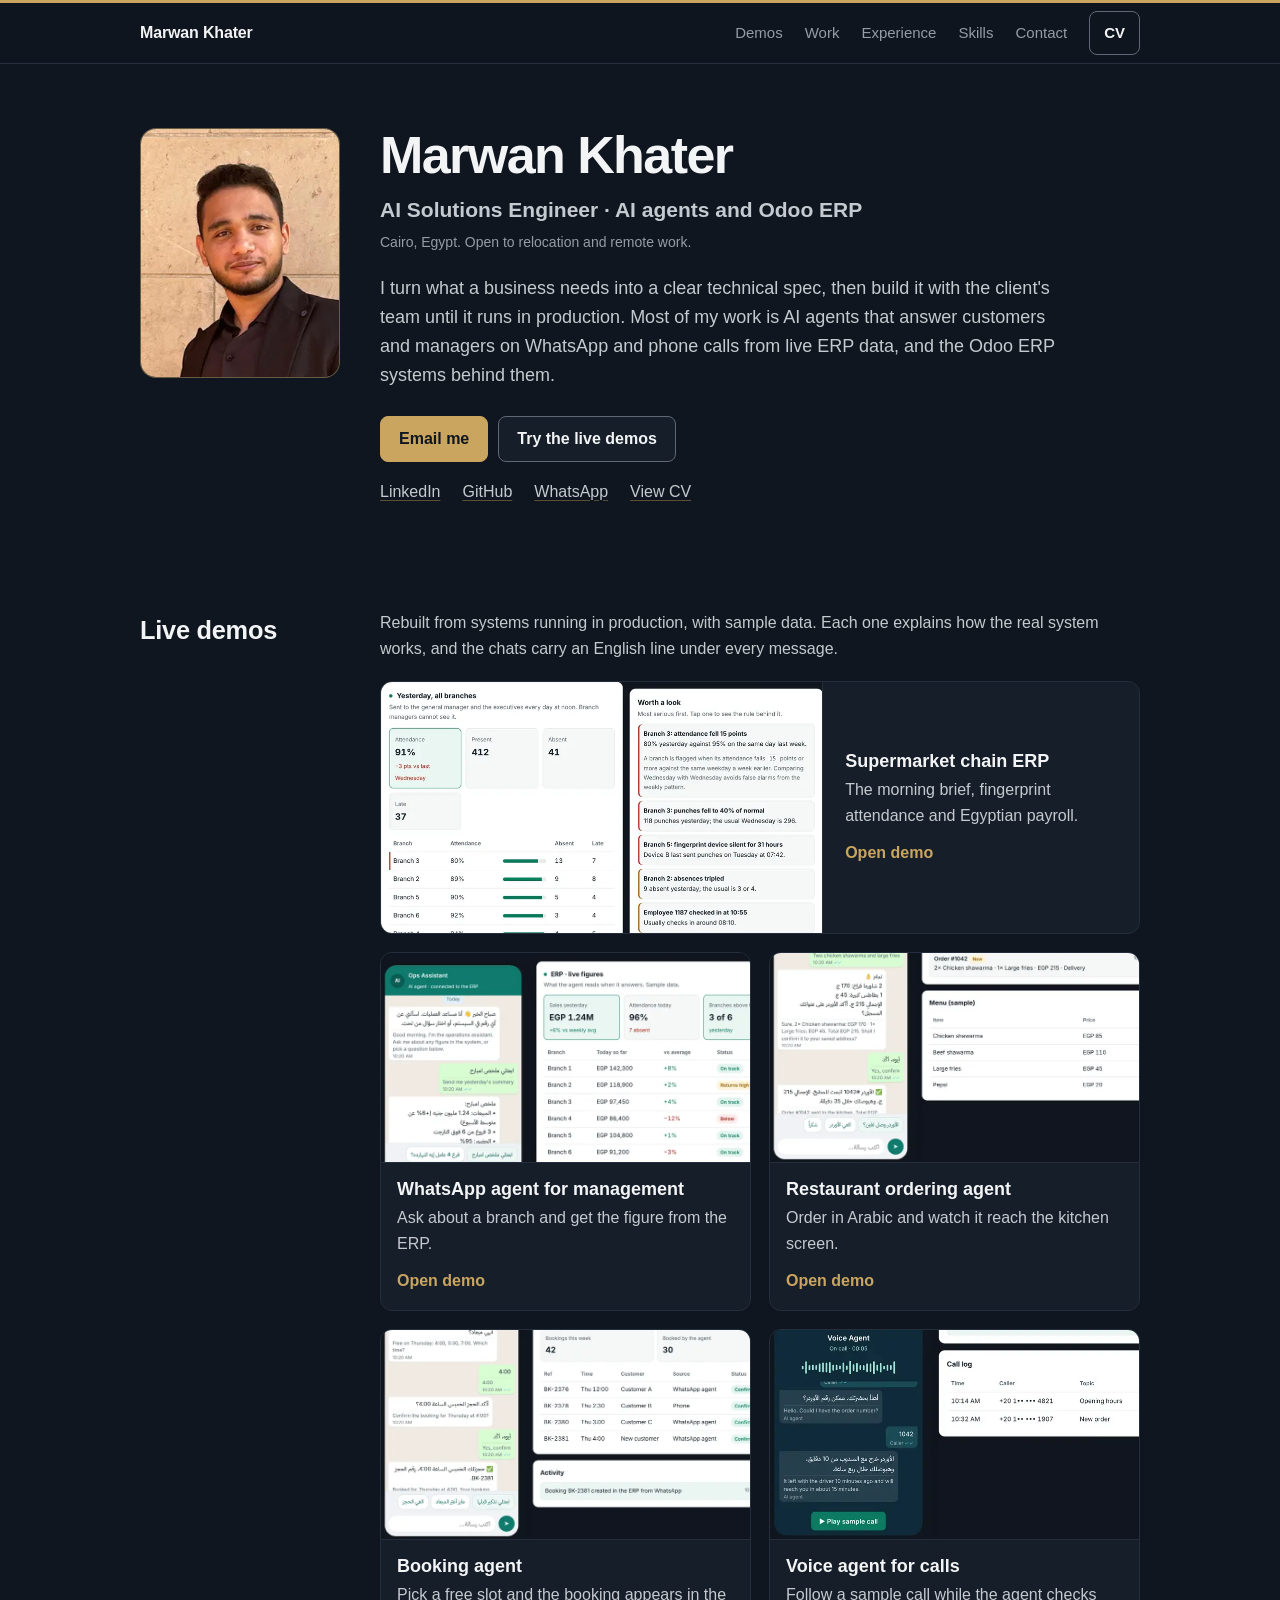
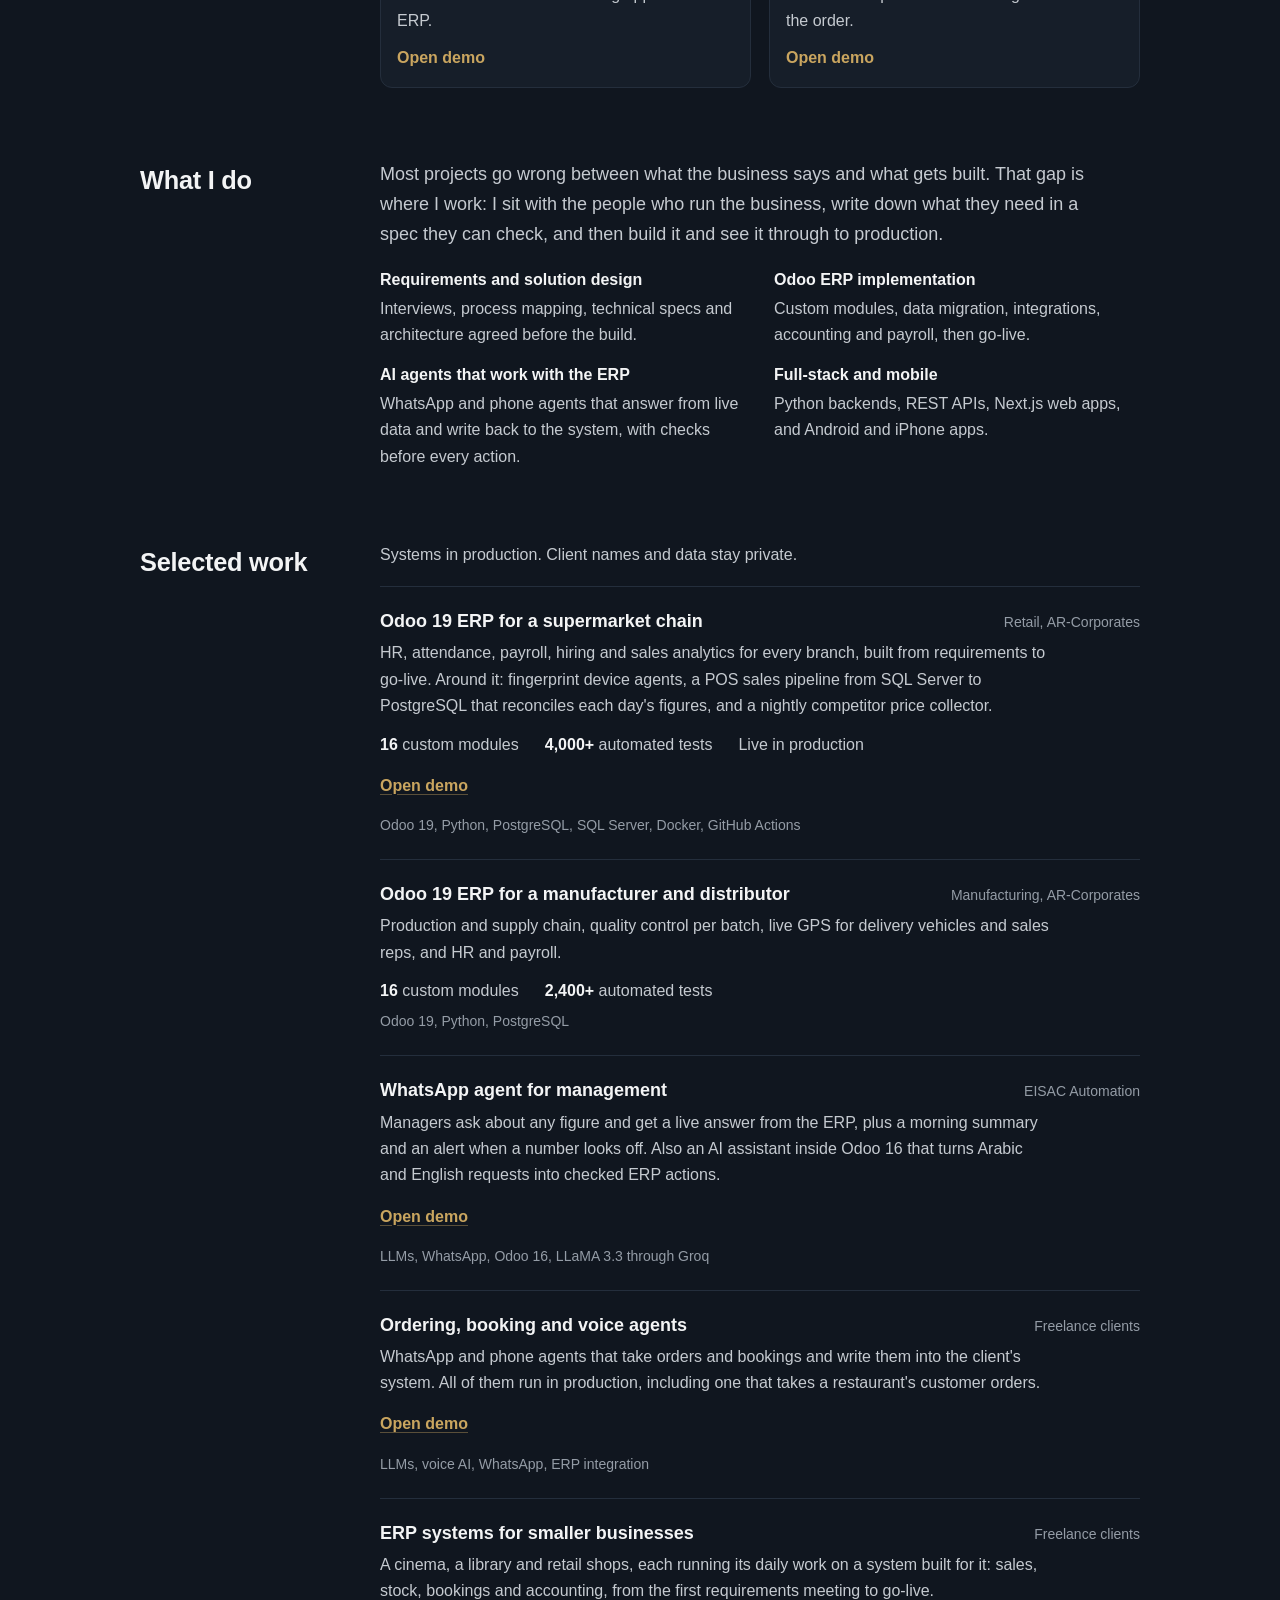
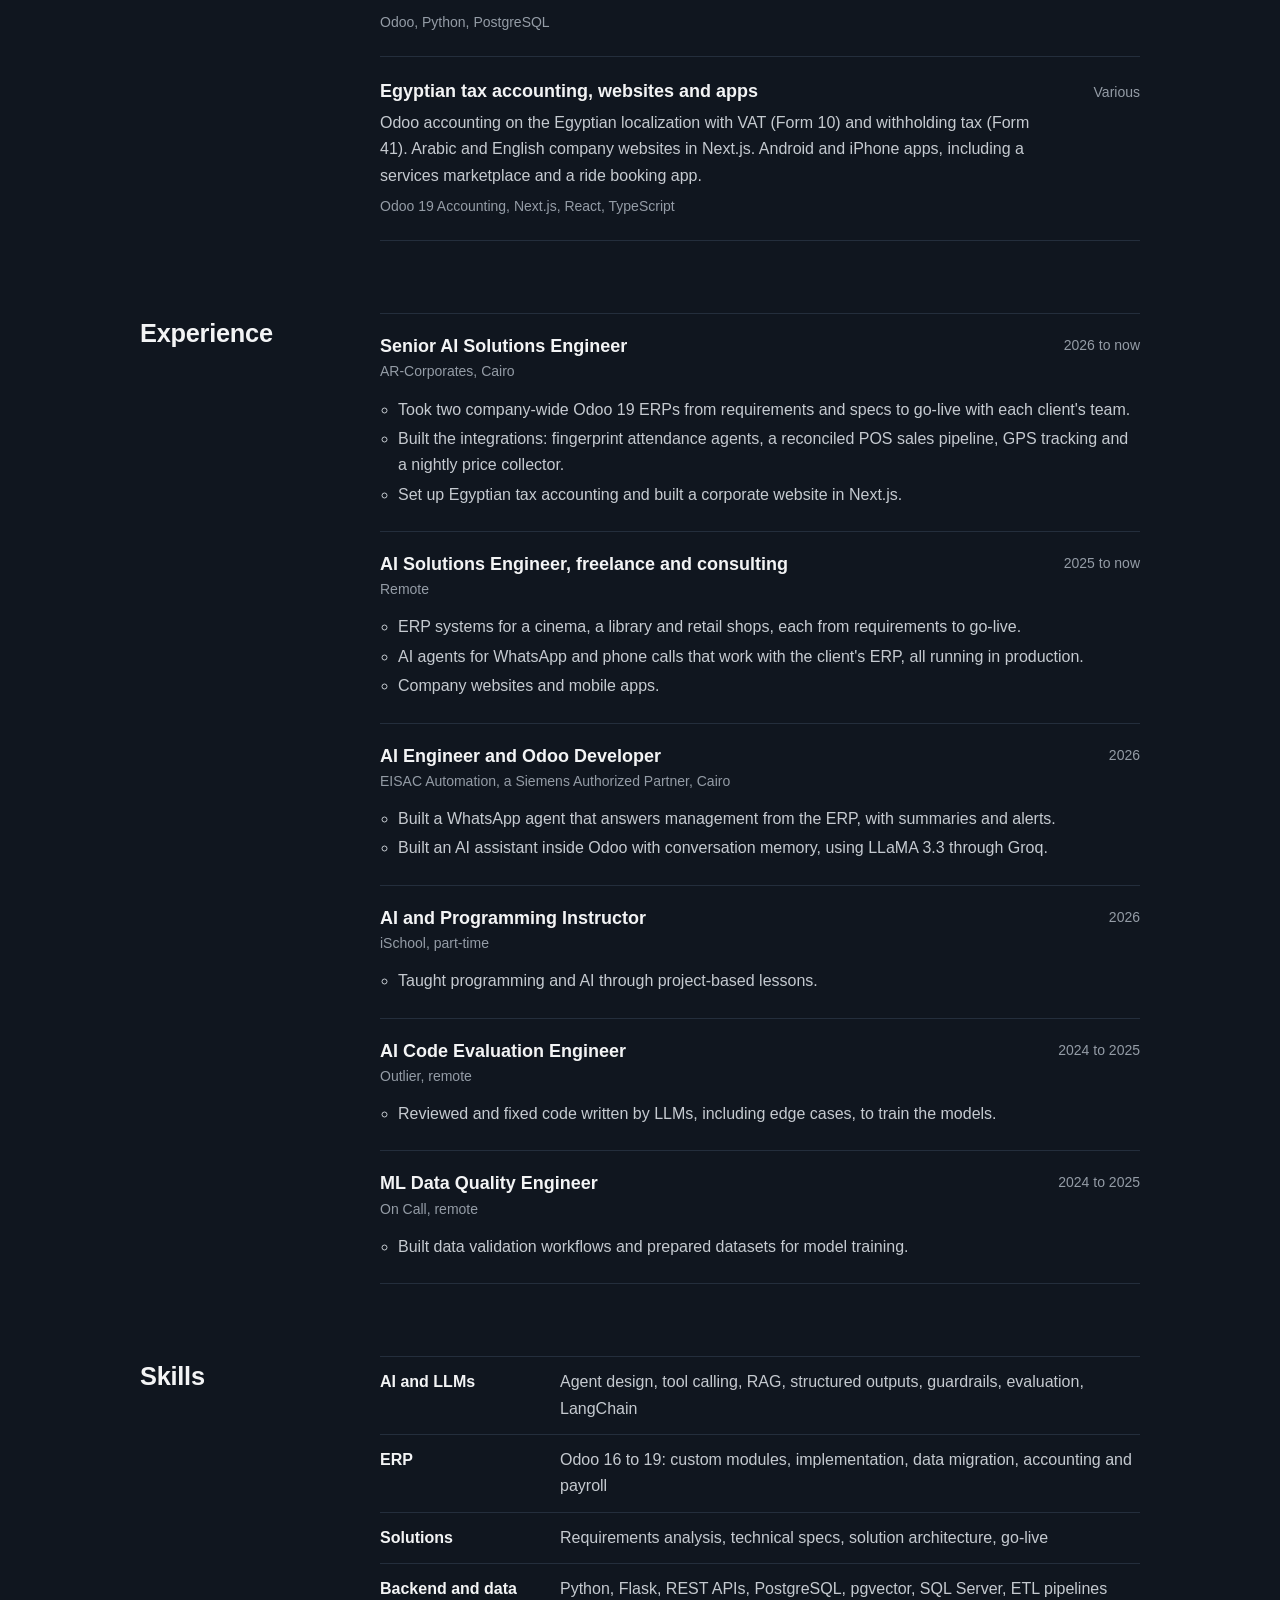
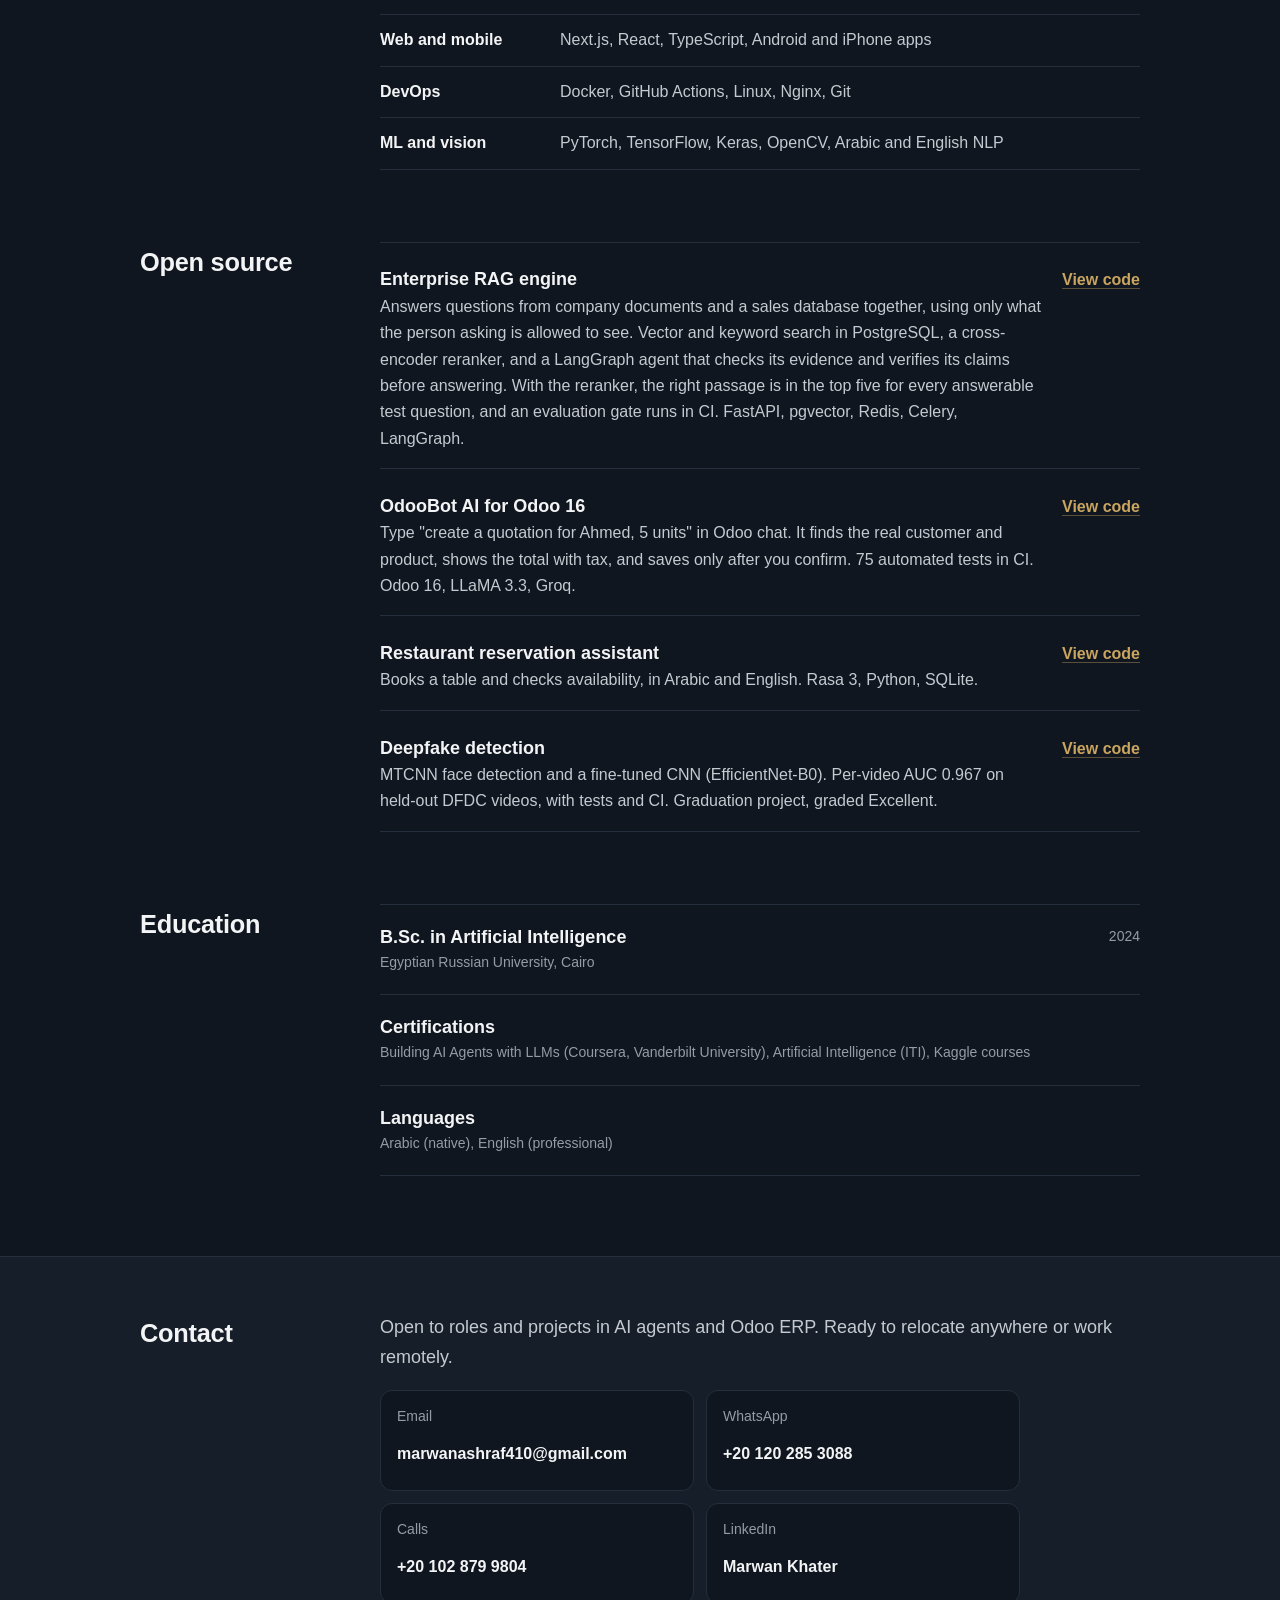
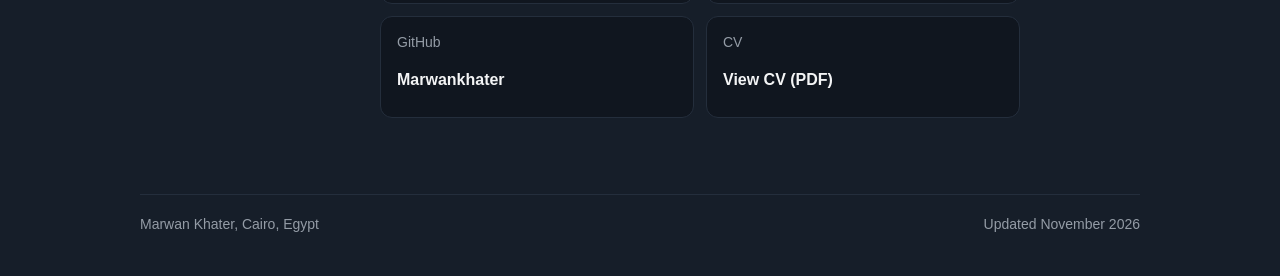
<file: index.html>
<!doctype html>
<html lang="en">
<head>
<meta charset="utf-8">
<meta name="viewport" content="width=device-width, initial-scale=1, viewport-fit=cover">
<title>Marwan Khater, AI Solutions Engineer</title>
<meta name="description" content="AI Solutions Engineer in Cairo. I turn business requirements into clear technical specs, then build and implement AI agents, Odoo ERP systems and full-stack apps until they run in production.">
<link rel="canonical" href="https://marwankhater.github.io/">
<meta name="theme-color" content="#10161F">
<meta property="og:type" content="profile">
<meta property="og:title" content="Marwan Khater, AI Solutions Engineer">
<meta property="og:description" content="I turn business requirements into clear technical specs, then build and implement AI agents and Odoo ERP systems until they run in production.">
<meta property="og:url" content="https://marwankhater.github.io/">
<meta property="og:image" content="https://marwankhater.github.io/assets/og/home.jpg">
<meta property="og:image:width" content="1200">
<meta property="og:image:height" content="630">
<meta name="twitter:card" content="summary_large_image">
<link rel="icon" href="data:image/svg+xml,%3Csvg xmlns='http://www.w3.org/2000/svg' viewBox='0 0 32 32'%3E%3Crect width='32' height='32' rx='7' fill='%2310161F'/%3E%3Ctext x='16' y='21.5' font-family='Arial,sans-serif' font-size='13' font-weight='700' fill='%23C9A55F' text-anchor='middle'%3EMK%3C/text%3E%3C/svg%3E">
<script type="application/ld+json">{"@context":"https://schema.org","@type":"Person","@id":"https://marwankhater.github.io/#me","name":"Marwan Khater","alternateName":"مروان خاطر","url":"https://marwankhater.github.io/","image":"https://marwankhater.github.io/assets/img/marwan-440.webp","jobTitle":"AI Solutions Engineer","worksFor":{"@type":"Organization","name":"AR-Corporates"},"address":{"@type":"PostalAddress","addressLocality":"Cairo","addressCountry":"EG"},"email":"mailto:marwanashraf410@gmail.com","alumniOf":{"@type":"CollegeOrUniversity","name":"Egyptian Russian University"},"knowsAbout":["AI agents","Large language models","Requirements analysis","Solution architecture","Odoo","ERP implementation","WhatsApp Business API","Voice AI","Python","PostgreSQL"],"sameAs":["https://www.linkedin.com/in/marwan-khater-811660219/","https://github.com/Marwankhater"]}</script>
<style>
  /* A recruiter-first page: name, title, summary and contact on the first screen, then proof, work with real screenshots,
     experience with dates, skills, open source, education. Deep blue-slate with one gold accent. System fonts. */
  :root {
    --bg: #10161F; --raise: #161E29; --shot: #131A25; --ink: #F3F4F5; --body: #C5CAD0; --muted: #949CA6; --rule: #242E3C;
    --gold: #C9A55F; --gold-hi: #DCBC7C; --on-gold: #10161F;
    --sans: ui-sans-serif, -apple-system, BlinkMacSystemFont, "Segoe UI", Roboto, "Helvetica Neue", Arial, sans-serif;
    color-scheme: dark;
  }
  * { box-sizing: border-box; }
  html { scroll-behavior: smooth; -webkit-text-size-adjust: 100%; }
  body { margin: 0; border-top: 3px solid var(--gold); background: var(--bg); color: var(--body); font: 400 16px/1.65 var(--sans); -webkit-font-smoothing: antialiased; }
  h1, h2, h3, b, strong { color: var(--ink); }
  a { color: var(--gold); text-decoration: underline; text-decoration-color: color-mix(in srgb, var(--gold) 40%, transparent); text-underline-offset: 3px; }
  a:hover { text-decoration-color: currentColor; }
  :focus-visible { outline: 3px solid var(--gold); outline-offset: 2px; border-radius: 4px; }
  img { display: block; max-width: 100%; height: auto; }
  .wrap { max-width: 1040px; margin: 0 auto; padding-left: max(20px, env(safe-area-inset-left, 0px)); padding-right: max(20px, env(safe-area-inset-right, 0px)); }

  /* top bar */
  .bar { position: sticky; top: 0; z-index: 10; background: var(--bg); background: color-mix(in srgb, var(--bg) 92%, transparent); backdrop-filter: blur(8px); border-bottom: 1px solid var(--rule); }
  .bar .wrap { display: flex; align-items: center; justify-content: space-between; gap: 16px; min-height: 60px; }
  .bar .me { font-weight: 700; color: var(--ink); text-decoration: none; letter-spacing: -.01em; }
  .bar nav { display: flex; align-items: center; gap: 22px; font-size: 15px; }
  .bar nav a { color: var(--muted); text-decoration: none; display: inline-flex; align-items: center; min-height: 44px; }
  .bar .me { display: inline-flex; align-items: center; min-height: 44px; }
  .bar nav a:hover { color: var(--ink); }
  .bar nav a.cv { color: var(--ink); font-weight: 600; border: 1px solid #5E6876; border-radius: 8px; padding: 0 14px; }
  .bar nav a.cv:hover { border-color: var(--gold); }

  /* intro */
  .intro { padding-block: 64px 24px; display: grid; grid-template-columns: 200px minmax(0, 1fr); gap: 0 40px; align-items: start; }
  .intro .face { grid-row: 1 / span 2; }
  .intro .links { grid-column: 2; }
  .face { display: block; width: 200px; height: 250px; object-fit: cover; border-radius: 16px; border: 1px solid color-mix(in srgb, var(--gold) 45%, transparent); background: var(--raise); }
  h1 { margin: 0; font-size: clamp(36px, 5vw, 52px); line-height: 1.05; letter-spacing: -.03em; font-weight: 700; }
  .role { margin: 10px 0 0; font-size: 21px; font-weight: 600; color: var(--body); }
  .nw { white-space: nowrap; }
  .where { margin: 4px 0 0; font-size: 14px; color: var(--muted); }
  .summary { margin: 20px 0 0; font-size: 18px; line-height: 1.6; color: var(--body); max-width: 38em; }
  .links { margin-top: 26px; }
  .actions { display: flex; flex-wrap: wrap; gap: 10px; }
  .elsewhere { display: flex; flex-wrap: wrap; gap: 0 22px; margin: 8px 0 0; font-size: 16px; }
  .elsewhere a { color: var(--body); display: inline-flex; align-items: center; min-height: 44px; }
  .elsewhere a:hover { color: var(--ink); }
  .btn { display: inline-flex; align-items: center; justify-content: center; gap: 8px; min-height: 44px; padding: 9px 18px; border-radius: 8px; border: 1px solid #5E6876; color: var(--ink); font-weight: 600; font-size: 16px; text-decoration: none; background: var(--raise); }
  .btn:hover { border-color: var(--gold); }
  .btn.main { background: var(--gold); border-color: var(--gold); color: var(--on-gold); }
  .btn.main:hover { background: var(--gold-hi); border-color: var(--gold-hi); }
  .btn svg { width: 17px; height: 17px; flex: none; }


  /* sections */
  .sec { padding: 72px 0 0; }
  .sec > .wrap { display: grid; grid-template-columns: 200px minmax(0, 1fr); gap: 40px; }
  h2 { margin: 0; font-size: clamp(22px, 1.2vw + 10px, 26px); letter-spacing: -.01em; font-weight: 700; }
  .body { min-width: 0; }
  .lede { margin: 0 0 18px; color: var(--body); font-size: 16px; }
  h3 { margin: 0; font-size: 18px; line-height: 1.35; font-weight: 600; }
  .meta { font-size: 14px; color: var(--muted); }

  /* about */
  .about p { margin: 0 0 14px; font-size: 18px; max-width: 40em; }
  .points { list-style: none; margin: 18px 0 0; padding: 0; display: grid; grid-template-columns: 1fr 1fr; gap: 14px 28px; }
  .points b { display: block; font-size: 16px; }
  .points span { display: block; margin-top: 2px; font-size: 16px; color: var(--body); }

  /* work */
  .case { padding: 22px 0; border-top: 1px solid var(--rule); }
  .case:last-child { border-bottom: 1px solid var(--rule); }
  .case .top { display: flex; justify-content: space-between; align-items: baseline; gap: 4px 20px; flex-wrap: wrap; }
  .case p { margin: 6px 0 0; max-width: 42em; }
  .nums { display: flex; flex-wrap: wrap; gap: 6px 26px; margin: 12px 0 0; padding: 0; list-style: none; font-size: 16px; }
  .nums b { font-variant-numeric: tabular-nums; }
  .stack { margin: 8px 0 0; font-size: 14px; color: var(--muted); }
  .stack a { display: inline-flex; align-items: center; min-height: 44px; font-size: 16px; font-weight: 600; }
  .skip { position: absolute; left: -9999px; }
  .skip:focus { left: 20px; top: 8px; z-index: 20; background: var(--bg); padding: 10px 14px; border-radius: 8px; }

  /* demos with real screenshots */
  .cards { display: grid; grid-template-columns: 1fr 1fr; gap: 18px; }
  .card { display: block; border: 1px solid var(--rule); border-radius: 12px; overflow: hidden; color: var(--body); text-decoration: none; background: var(--raise); transition: border-color .2s; }
  .card.wide { grid-column: 1 / -1; display: grid; grid-template-columns: minmax(0, 1.4fr) minmax(0, 1fr); }
  .card.wide .shot { border-bottom: 0; border-right: 1px solid var(--rule); }
  .card.wide .txt { align-self: center; padding: 20px 22px; }
  .card.wide h3 { font-size: 18px; }
  .card:hover { border-color: color-mix(in srgb, var(--gold) 70%, transparent); }
  .shot { background: var(--shot); border-bottom: 1px solid var(--rule); aspect-ratio: 880 / 500; overflow: hidden; }
  .shot img { width: 100%; height: 100%; object-fit: cover; object-position: top left; }
  .card .txt { padding: 14px 16px 16px; }
  .card h3 { font-size: 18px; }
  .card p { margin: 4px 0 0; font-size: 16px; color: var(--body); }
  .card i { display: inline-block; margin-top: 10px; font-style: normal; font-weight: 600; font-size: 16px; color: var(--gold); }

  /* experience */
  .jobs { list-style: none; margin: 0; padding: 0; }
  .job { padding: 20px 0; border-top: 1px solid var(--rule); display: grid; grid-template-columns: minmax(0, 1fr) auto; gap: 2px 20px; }
  .job:last-child { border-bottom: 1px solid var(--rule); }
  .job .when { font-size: 14px; color: var(--muted); white-space: nowrap; font-variant-numeric: tabular-nums; }
  .job .at { grid-column: 1 / -1; font-size: 14px; color: var(--muted); }
  .job ul { grid-column: 1 / -1; margin: 8px 0 0; padding-inline-start: 18px; }
  .job li { margin: 3px 0; }

  /* skills */
  dl.skills { margin: 0; display: grid; grid-template-columns: 180px minmax(0, 1fr); border-top: 1px solid var(--rule); }
  dl.skills dt, dl.skills dd { margin: 0; padding: 12px 0; border-bottom: 1px solid var(--rule); }
  dl.skills dt { font-weight: 600; color: var(--ink); }

  /* open source */
  .repos { list-style: none; margin: 0; padding: 0; }
  .repos li { padding: 16px 0; border-top: 1px solid var(--rule); display: flex; justify-content: space-between; align-items: baseline; gap: 4px 20px; flex-wrap: wrap; }
  .repos li:last-child { border-bottom: 1px solid var(--rule); }
  .repos li > div { flex: 1 1 420px; min-width: 0; }
  .repos p { margin: 2px 0 0; font-size: 16px; color: var(--body); }
  .repos a.go { font-weight: 600; font-size: 16px; white-space: nowrap; display: inline-flex; align-items: center; min-height: 44px; }

  /* contact */
  .contact { margin-top: 80px; background: var(--raise); border-top: 1px solid var(--rule); padding: 56px 0 40px; }
  .contact .wrap { display: grid; grid-template-columns: 200px minmax(0, 1fr); gap: 40px; }
  .contact .lead-in { margin: 0 0 18px; font-size: 18px; }
  .reach { list-style: none; margin: 0; padding: 0; display: grid; grid-template-columns: repeat(2, minmax(0, 1fr)); gap: 12px; max-width: 640px; }
  .reach li { border: 1px solid var(--rule); border-radius: 12px; padding: 14px 16px; background: var(--bg); min-width: 0; }
  .reach span { display: block; font-size: 14px; color: var(--muted); margin-bottom: 4px; }
  .reach a { display: flex; align-items: center; min-height: 44px; font-weight: 600; color: var(--ink); text-decoration: none; overflow-wrap: break-word; }
  .reach a:hover { color: var(--gold); }
  .reach li:hover { border-color: color-mix(in srgb, var(--gold) 55%, transparent); }
  .contact .fine { grid-column: 1 / -1; margin-top: 36px; padding-top: 18px; border-top: 1px solid var(--rule); font-size: 14px; color: var(--muted); display: flex; justify-content: space-between; flex-wrap: wrap; gap: 8px; }

  @media (max-width: 860px) {
    .sec > .wrap, .contact .wrap { grid-template-columns: 150px minmax(0, 1fr); gap: 28px; }
    .intro { grid-template-columns: 160px minmax(0, 1fr); gap: 0 28px; padding-block: 48px 36px; }
    .intro .face { grid-row: 1; width: 160px; height: 200px; border-radius: 14px; }
    .intro .links { grid-column: 1 / -1; }
    .btn { padding-inline: 16px; }
    dl.skills { grid-template-columns: 150px minmax(0, 1fr); }
  }
  @media (max-width: 640px) {
    body { font-size: 16px; }
    .bar nav { gap: 16px; }
    .bar nav a.hide-s { display: none; }
    .intro { grid-template-columns: 1fr; gap: 20px; padding-block: 32px 32px; }
    .intro .face { width: 96px; height: 120px; border-radius: 12px; }
    .summary { font-size: 17px; }
    .actions .btn { flex: 1 1 100%; }
    .role { font-size: 18px; }
    .sec > .wrap, .contact .wrap { grid-template-columns: 1fr; gap: 16px; }
    .points { grid-template-columns: 1fr; }
    .reach { grid-template-columns: 1fr; }
    .cards { grid-template-columns: 1fr; }
    .card.wide { display: block; } .card.wide .shot { border-right: 0; border-bottom: 1px solid var(--rule); } .card.wide .txt { padding: 14px 16px 16px; }
    .sec { padding-top: 56px; }
    dl.skills { grid-template-columns: 1fr; } dl.skills dt { border-bottom: 0; padding-bottom: 0; } dl.skills dd { padding-top: 2px; }
    .job { grid-template-columns: 1fr; } .job .when { order: -1; }
  }
  @media (max-width: 380px) {
    .bar nav a.hide-xs { display: none; }
  }
  @media print {
    :root { --bg: #fff; --raise: #fff; --ink: #111C27; --body: #2E3D4A; --muted: #5B6873; --rule: #DDE3E8; --gold: #7A5A1E; color-scheme: light; }
    body { border-top: 0; } .bar { position: static; } .links, .cards, .skip { display: none; }
  }
  @media (prefers-reduced-motion: reduce) { html { scroll-behavior: auto; } .card { transition: none; } }
</style>
</head>
<body>
<a class="skip" href="#main">Skip to content</a>
<header class="bar"><div class="wrap">
  <a class="me" href="./">Marwan Khater</a>
  <nav aria-label="Sections"><a href="#demos">Demos</a><a href="#work" class="hide-xs">Work</a><a href="#experience" class="hide-s">Experience</a><a href="#skills" class="hide-s">Skills</a><a href="#contact" class="hide-s">Contact</a><a class="cv" href="assets/Marwan_Khater_CV.pdf" target="_blank" rel="noopener">CV</a></nav>
</div></header>

<main id="main">
  <section class="wrap intro" aria-labelledby="h-name">
    <img class="face" src="assets/img/marwan-440.webp" srcset="assets/img/marwan-260.webp 260w, assets/img/marwan-440.webp 440w" sizes="(max-width: 640px) 96px, (max-width: 860px) 160px, 200px" width="200" height="250" fetchpriority="high" decoding="async" alt="Marwan Khater">
    <div>
      <h1 id="h-name">Marwan Khater</h1>
      <p class="role">AI Solutions Engineer · <span class="nw">AI agents and Odoo ERP</span></p>
      <p class="where">Cairo, Egypt. Open to relocation and remote work.</p>
      <p class="summary">I turn what a business needs into a clear technical spec, then build it with the client's team until it runs in production. Most of my work is AI agents that answer customers and managers on WhatsApp and phone calls from live ERP data, and the Odoo ERP systems behind them.</p>
    </div>
    <div class="links">
        <div class="actions">
          <a class="btn main" href="mailto:marwanashraf410@gmail.com">Email me</a>
          <a class="btn" href="#demos">Try the live demos</a>
        </div>
        <p class="elsewhere"><a href="https://www.linkedin.com/in/marwan-khater-811660219/" rel="noopener">LinkedIn</a><a href="https://github.com/Marwankhater" rel="noopener">GitHub</a><a href="https://wa.me/201202853088?text=Hi%20Marwan%2C%20I%20saw%20your%20portfolio%20and%20would%20like%20to%20talk." rel="noopener">WhatsApp</a><a href="assets/Marwan_Khater_CV.pdf" target="_blank" rel="noopener">View CV</a></p>
      </div>
  </section>

  <section class="sec" id="demos" aria-labelledby="h-demos"><div class="wrap">
    <h2 id="h-demos">Live demos</h2>
    <div class="body">
      <p class="lede">Rebuilt from systems running in production, with sample data. Each one explains how the real system works, and the chats carry an English line under every message.</p>
      <div class="cards">
        <a class="card wide" href="demos/supermarket-erp/"><div class="shot"><img src="assets/img/erp.webp" width="880" height="500" loading="lazy" decoding="async" alt="The general manager's morning brief: attendance by branch and the alerts behind it"></div><div class="txt"><h3>Supermarket chain ERP</h3><p>The morning brief, fingerprint attendance and Egyptian payroll.</p><i>Open demo</i></div></a>
        <a class="card" href="demos/management-agent/"><div class="shot"><img src="assets/img/mgmt.webp" width="880" height="500" loading="lazy" decoding="async" alt="WhatsApp chat with the management agent next to live ERP figures by branch"></div><div class="txt"><h3>WhatsApp agent for management</h3><p>Ask about a branch and get the figure from the ERP.</p><i>Open demo</i></div></a>
        <a class="card" href="demos/restaurant-agent/"><div class="shot"><img src="assets/img/restaurant.webp" width="880" height="500" loading="lazy" decoding="async" alt="A customer orders in Arabic on WhatsApp and the order appears on the kitchen screen"></div><div class="txt"><h3>Restaurant ordering agent</h3><p>Order in Arabic and watch it reach the kitchen screen.</p><i>Open demo</i></div></a>
        <a class="card" href="demos/booking-agent/"><div class="shot"><img src="assets/img/booking.webp" width="880" height="500" loading="lazy" decoding="async" alt="A booking made on WhatsApp appears in the ERP schedule"></div><div class="txt"><h3>Booking agent</h3><p>Pick a free slot and the booking appears in the ERP.</p><i>Open demo</i></div></a>
        <a class="card" href="demos/voice-agent/"><div class="shot"><img src="assets/img/voice.webp" width="880" height="500" loading="lazy" decoding="async" alt="A voice agent on a customer call while it looks up the order"></div><div class="txt"><h3>Voice agent for calls</h3><p>Follow a sample call while the agent checks the order.</p><i>Open demo</i></div></a>
      </div>
    </div>
  </div></section>

  <section class="sec" id="about" aria-labelledby="h-about"><div class="wrap">
    <h2 id="h-about">What I do</h2>
    <div class="body about">
      <p>Most projects go wrong between what the business says and what gets built. That gap is where I work: I sit with the people who run the business, write down what they need in a spec they can check, and then build it and see it through to production.</p>
      <ul class="points">
        <li><b>Requirements and solution design</b><span>Interviews, process mapping, technical specs and architecture agreed before the build.</span></li>
        <li><b>Odoo ERP implementation</b><span>Custom modules, data migration, integrations, accounting and payroll, then go-live.</span></li>
        <li><b>AI agents that work with the ERP</b><span>WhatsApp and phone agents that answer from live data and write back to the system, with checks before every action.</span></li>
        <li><b>Full-stack and mobile</b><span>Python backends, REST APIs, Next.js web apps, and Android and iPhone apps.</span></li>
      </ul>
    </div>
  </div></section>

  <section class="sec" id="work" aria-labelledby="h-work"><div class="wrap">
    <h2 id="h-work">Selected work</h2>
    <div class="body">
      <p class="lede">Systems in production. Client names and data stay private.</p>
      <article class="case">
        <div class="top"><h3>Odoo 19 ERP for a supermarket chain</h3><span class="meta">Retail, AR-Corporates</span></div>
        <p>HR, attendance, payroll, hiring and sales analytics for every branch, built from requirements to go-live. Around it: fingerprint device agents, a POS sales pipeline from SQL Server to PostgreSQL that reconciles each day's figures, and a nightly competitor price collector.</p>
        <ul class="nums"><li><b>16</b> custom modules</li><li><b>4,000+</b> automated tests</li><li>Live in production</li></ul>
        <p class="stack"><a href="demos/supermarket-erp/">Open demo</a></p>
        <p class="stack">Odoo 19, Python, PostgreSQL, SQL Server, Docker, GitHub Actions</p>
      </article>
      <article class="case">
        <div class="top"><h3>Odoo 19 ERP for a manufacturer and distributor</h3><span class="meta">Manufacturing, AR-Corporates</span></div>
        <p>Production and supply chain, quality control per batch, live GPS for delivery vehicles and sales reps, and HR and payroll.</p>
        <ul class="nums"><li><b>16</b> custom modules</li><li><b>2,400+</b> automated tests</li></ul>
        <p class="stack">Odoo 19, Python, PostgreSQL</p>
      </article>
      <article class="case">
        <div class="top"><h3>WhatsApp agent for management</h3><span class="meta">EISAC Automation</span></div>
        <p>Managers ask about any figure and get a live answer from the ERP, plus a morning summary and an alert when a number looks off. Also an AI assistant inside Odoo 16 that turns Arabic and English requests into checked ERP actions.</p>
        <p class="stack"><a href="demos/management-agent/">Open demo</a></p>
        <p class="stack">LLMs, WhatsApp, Odoo 16, LLaMA 3.3 through Groq</p>
      </article>
      <article class="case">
        <div class="top"><h3>Ordering, booking and voice agents</h3><span class="meta">Freelance clients</span></div>
        <p>WhatsApp and phone agents that take orders and bookings and write them into the client's system. All of them run in production, including one that takes a restaurant's customer orders.</p>
        <p class="stack"><a href="demos/restaurant-agent/">Open demo</a></p>
        <p class="stack">LLMs, voice AI, WhatsApp, ERP integration</p>
      </article>
      <article class="case">
        <div class="top"><h3>ERP systems for smaller businesses</h3><span class="meta">Freelance clients</span></div>
        <p>A cinema, a library and retail shops, each running its daily work on a system built for it: sales, stock, bookings and accounting, from the first requirements meeting to go-live.</p>
        <p class="stack">Odoo, Python, PostgreSQL</p>
      </article>
      <article class="case">
        <div class="top"><h3>Egyptian tax accounting, websites and apps</h3><span class="meta">Various</span></div>
        <p>Odoo accounting on the Egyptian localization with VAT (Form 10) and withholding tax (Form 41). Arabic and English company websites in Next.js. Android and iPhone apps, including a services marketplace and a ride booking app.</p>
        <p class="stack">Odoo 19 Accounting, Next.js, React, TypeScript</p>
      </article>
    </div>
  </div></section>

  <section class="sec" id="experience" aria-labelledby="h-exp"><div class="wrap">
    <h2 id="h-exp">Experience</h2>
    <div class="body">
      <ul class="jobs">
        <li class="job"><h3>Senior AI Solutions Engineer</h3><span class="when">2026 to now</span><span class="at">AR-Corporates, Cairo</span>
          <ul><li>Took two company-wide Odoo 19 ERPs from requirements and specs to go-live with each client's team.</li><li>Built the integrations: fingerprint attendance agents, a reconciled POS sales pipeline, GPS tracking and a nightly price collector.</li><li>Set up Egyptian tax accounting and built a corporate website in Next.js.</li></ul></li>
        <li class="job"><h3>AI Solutions Engineer, freelance and consulting</h3><span class="when">2025 to now</span><span class="at">Remote</span>
          <ul><li>ERP systems for a cinema, a library and retail shops, each from requirements to go-live.</li><li>AI agents for WhatsApp and phone calls that work with the client's ERP, all running in production.</li><li>Company websites and mobile apps.</li></ul></li>
        <li class="job"><h3>AI Engineer and Odoo Developer</h3><span class="when">2026</span><span class="at">EISAC Automation, a Siemens Authorized Partner, Cairo</span>
          <ul><li>Built a WhatsApp agent that answers management from the ERP, with summaries and alerts.</li><li>Built an AI assistant inside Odoo with conversation memory, using LLaMA 3.3 through Groq.</li></ul></li>
        <li class="job"><h3>AI and Programming Instructor</h3><span class="when">2026</span><span class="at">iSchool, part-time</span>
          <ul><li>Taught programming and AI through project-based lessons.</li></ul></li>
        <li class="job"><h3>AI Code Evaluation Engineer</h3><span class="when">2024 to 2025</span><span class="at">Outlier, remote</span>
          <ul><li>Reviewed and fixed code written by LLMs, including edge cases, to train the models.</li></ul></li>
        <li class="job"><h3>ML Data Quality Engineer</h3><span class="when">2024 to 2025</span><span class="at">On Call, remote</span>
          <ul><li>Built data validation workflows and prepared datasets for model training.</li></ul></li>
      </ul>
    </div>
  </div></section>

  <section class="sec" id="skills" aria-labelledby="h-skills"><div class="wrap">
    <h2 id="h-skills">Skills</h2>
    <div class="body">
      <dl class="skills">
        <dt>AI and LLMs</dt><dd>Agent design, tool calling, RAG, structured outputs, guardrails, evaluation, LangChain</dd>
        <dt>ERP</dt><dd>Odoo 16 to 19: custom modules, implementation, data migration, accounting and payroll</dd>
        <dt>Solutions</dt><dd>Requirements analysis, technical specs, solution architecture, go-live</dd>
        <dt>Backend and data</dt><dd>Python, Flask, REST APIs, PostgreSQL, pgvector, SQL Server, ETL pipelines</dd>
        <dt>Web and mobile</dt><dd>Next.js, React, TypeScript, Android and iPhone apps</dd>
        <dt>DevOps</dt><dd>Docker, GitHub Actions, Linux, Nginx, Git</dd>
        <dt>ML and vision</dt><dd>PyTorch, TensorFlow, Keras, OpenCV, Arabic and English NLP</dd>
      </dl>
    </div>
  </div></section>

  <section class="sec" id="code" aria-labelledby="h-code"><div class="wrap">
    <h2 id="h-code">Open source</h2>
    <div class="body">
      <ul class="repos">
        <li><div><h3>Enterprise RAG engine</h3><p>Answers questions from company documents and a sales database together, using only what the person asking is allowed to see. Vector and keyword search in PostgreSQL, a cross-encoder reranker, and a LangGraph agent that checks its evidence and verifies its claims before answering. With the reranker, the right passage is in the top five for every answerable test question, and an evaluation gate runs in CI. FastAPI, pgvector, Redis, Celery, LangGraph.</p></div><a class="go" href="https://github.com/Marwankhater/enterprise-rag-engine" rel="noopener">View code</a></li>
        <li><div><h3>OdooBot AI for Odoo 16</h3><p>Type "create a quotation for Ahmed, 5 units" in Odoo chat. It finds the real customer and product, shows the total with tax, and saves only after you confirm. 75 automated tests in CI. Odoo 16, LLaMA 3.3, Groq.</p></div><a class="go" href="https://github.com/Marwankhater/AI_bot_for_odoo16" rel="noopener">View code</a></li>
        <li><div><h3>Restaurant reservation assistant</h3><p>Books a table and checks availability, in Arabic and English. Rasa 3, Python, SQLite.</p></div><a class="go" href="https://github.com/Marwankhater/restaurant_Chatbot_assistant" rel="noopener">View code</a></li>
        <li><div><h3>Deepfake detection</h3><p>MTCNN face detection and a fine-tuned CNN (EfficientNet-B0). Per-video AUC 0.967 on held-out DFDC videos, with tests and CI. Graduation project, graded Excellent.</p></div><a class="go" href="https://github.com/Marwankhater/DEEP-FAKE-DETECTION" rel="noopener">View code</a></li>
      </ul>
    </div>
  </div></section>

  <section class="sec" id="education" aria-labelledby="h-edu"><div class="wrap">
    <h2 id="h-edu">Education</h2>
    <div class="body">
      <ul class="jobs">
        <li class="job"><h3>B.Sc. in Artificial Intelligence</h3><span class="when">2024</span><span class="at">Egyptian Russian University, Cairo</span></li>
        <li class="job"><h3>Certifications</h3><span class="when"></span><span class="at">Building AI Agents with LLMs (Coursera, Vanderbilt University), Artificial Intelligence (ITI), Kaggle courses</span></li>
        <li class="job"><h3>Languages</h3><span class="when"></span><span class="at">Arabic (native), English (professional)</span></li>
      </ul>
    </div>
  </div></section>
</main>

<footer class="contact" id="contact" aria-labelledby="h-contact"><div class="wrap">
  <h2 id="h-contact">Contact</h2>
  <div>
    <p class="lead-in">Open to roles and projects in AI agents and Odoo ERP. Ready to relocate anywhere or work remotely.</p>
    <ul class="reach">
      <li><span>Email</span><a href="mailto:marwanashraf410@gmail.com">marwanashraf410@gmail.com</a></li>
      <li><span>WhatsApp</span><a href="https://wa.me/201202853088?text=Hi%20Marwan%2C%20I%20saw%20your%20portfolio%20and%20would%20like%20to%20talk." rel="noopener">+20 120 285 3088</a></li>
      <li><span>Calls</span><a href="tel:+201028799804">+20 102 879 9804</a></li>
      <li><span>LinkedIn</span><a href="https://www.linkedin.com/in/marwan-khater-811660219/" rel="noopener">Marwan Khater</a></li>
      <li><span>GitHub</span><a href="https://github.com/Marwankhater" rel="noopener">Marwankhater</a></li>
      <li><span>CV</span><a href="assets/Marwan_Khater_CV.pdf" target="_blank" rel="noopener">View CV (PDF)</a></li>
    </ul>
  </div>
  <div class="fine"><span>Marwan Khater, Cairo, Egypt</span><span>Updated November 2026</span></div>
</div></footer>
</body>
</html>
</file>
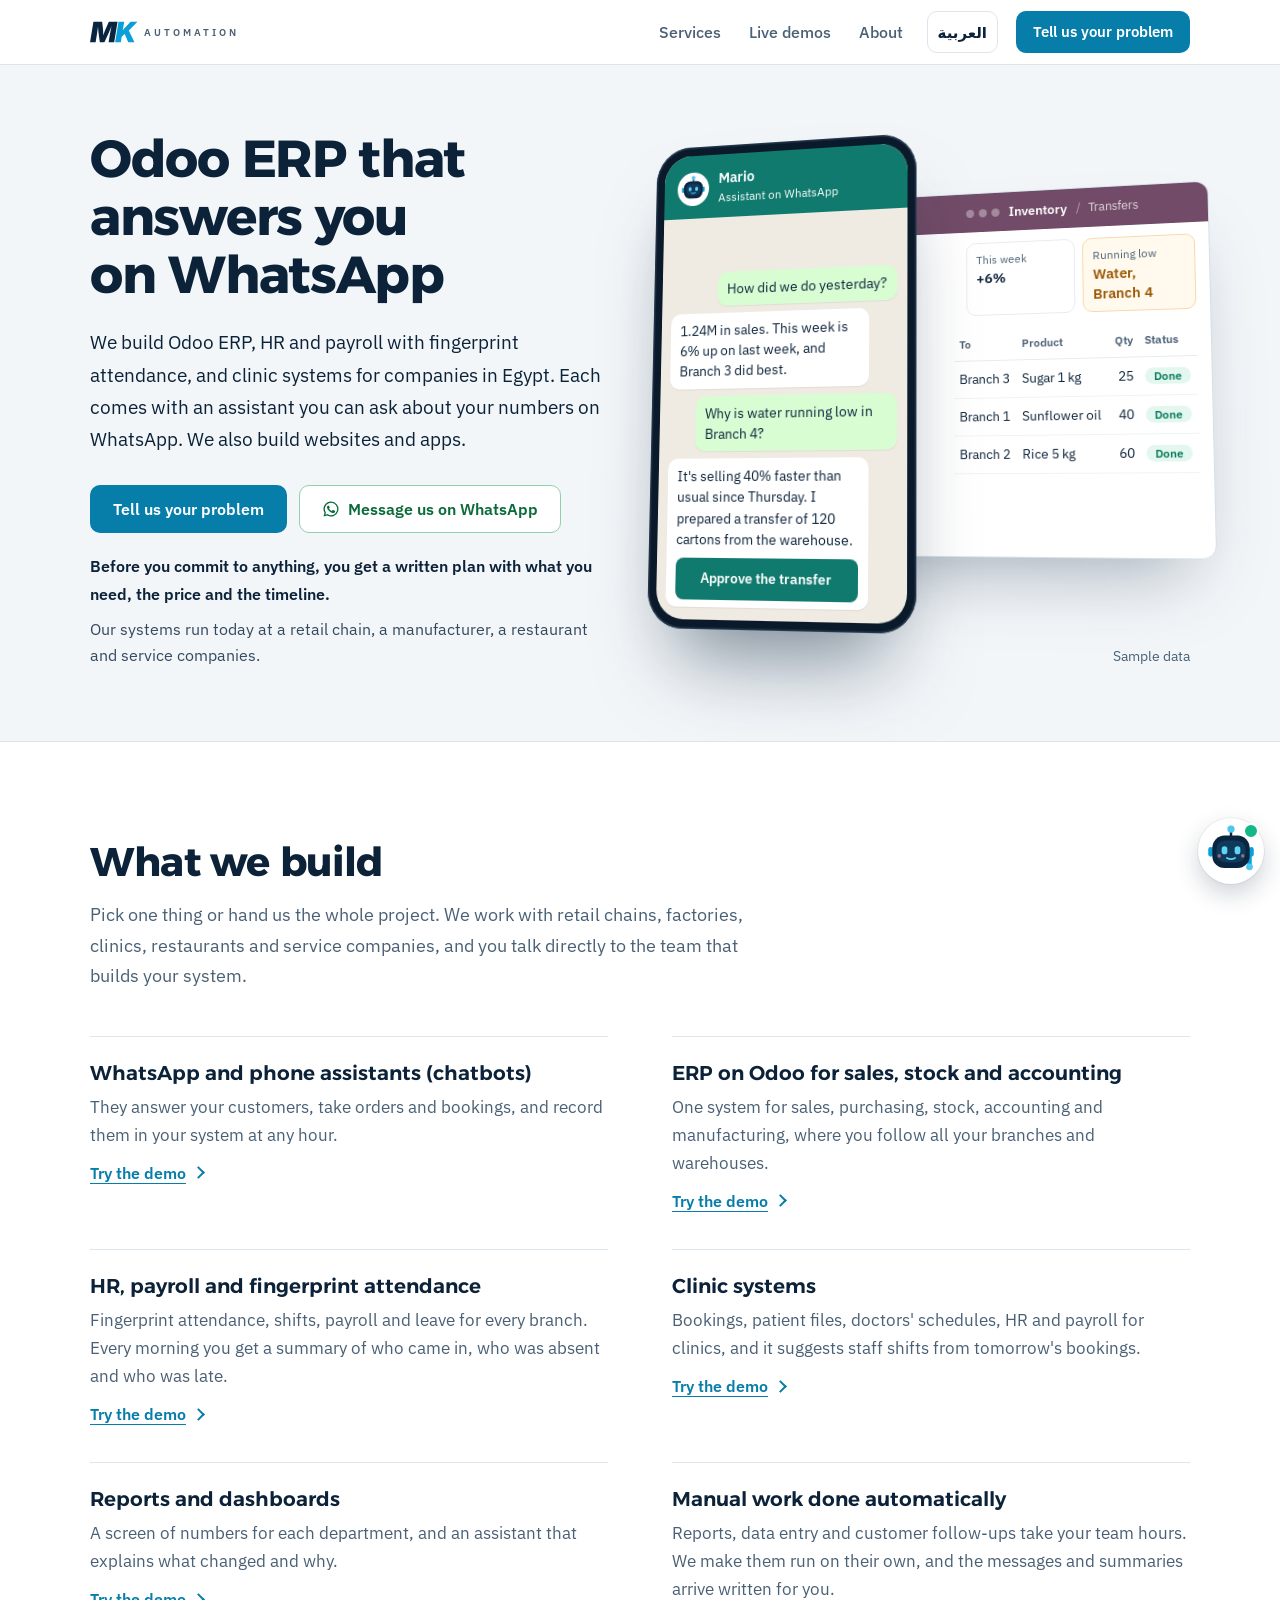
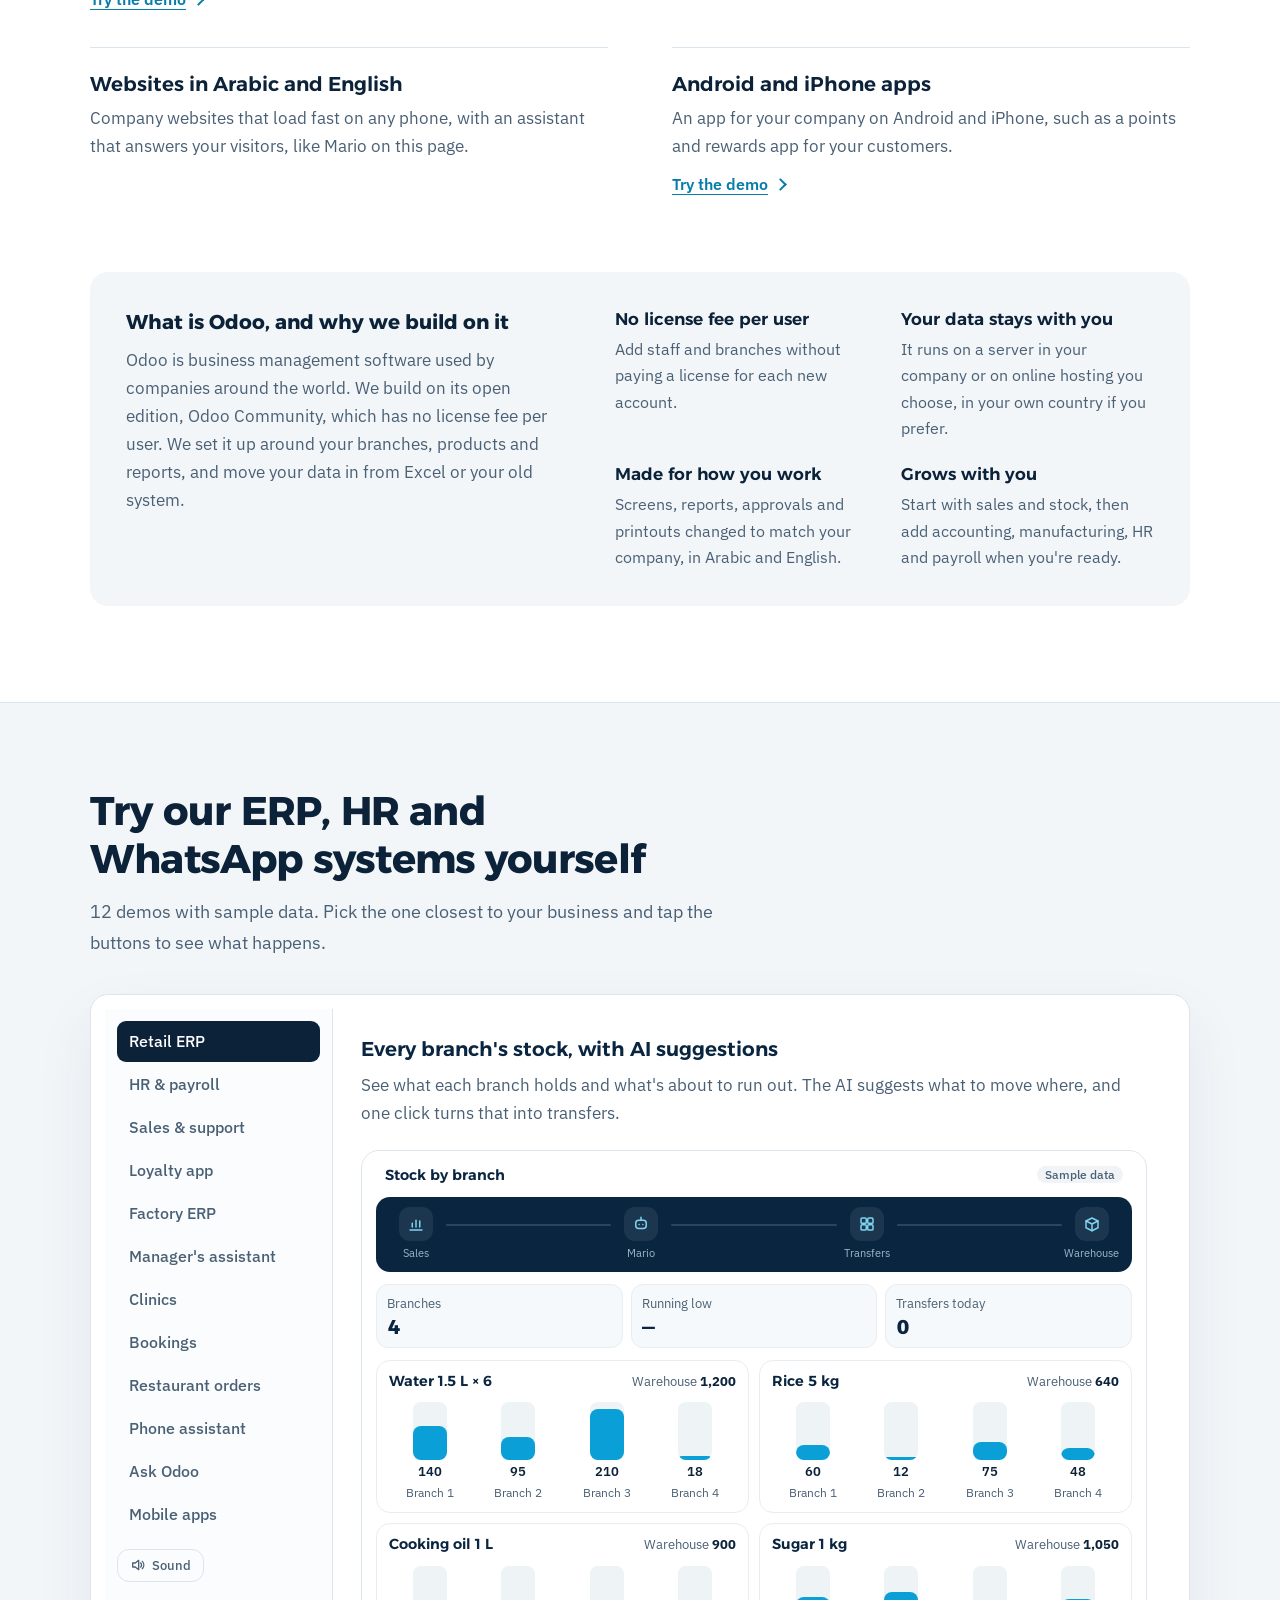
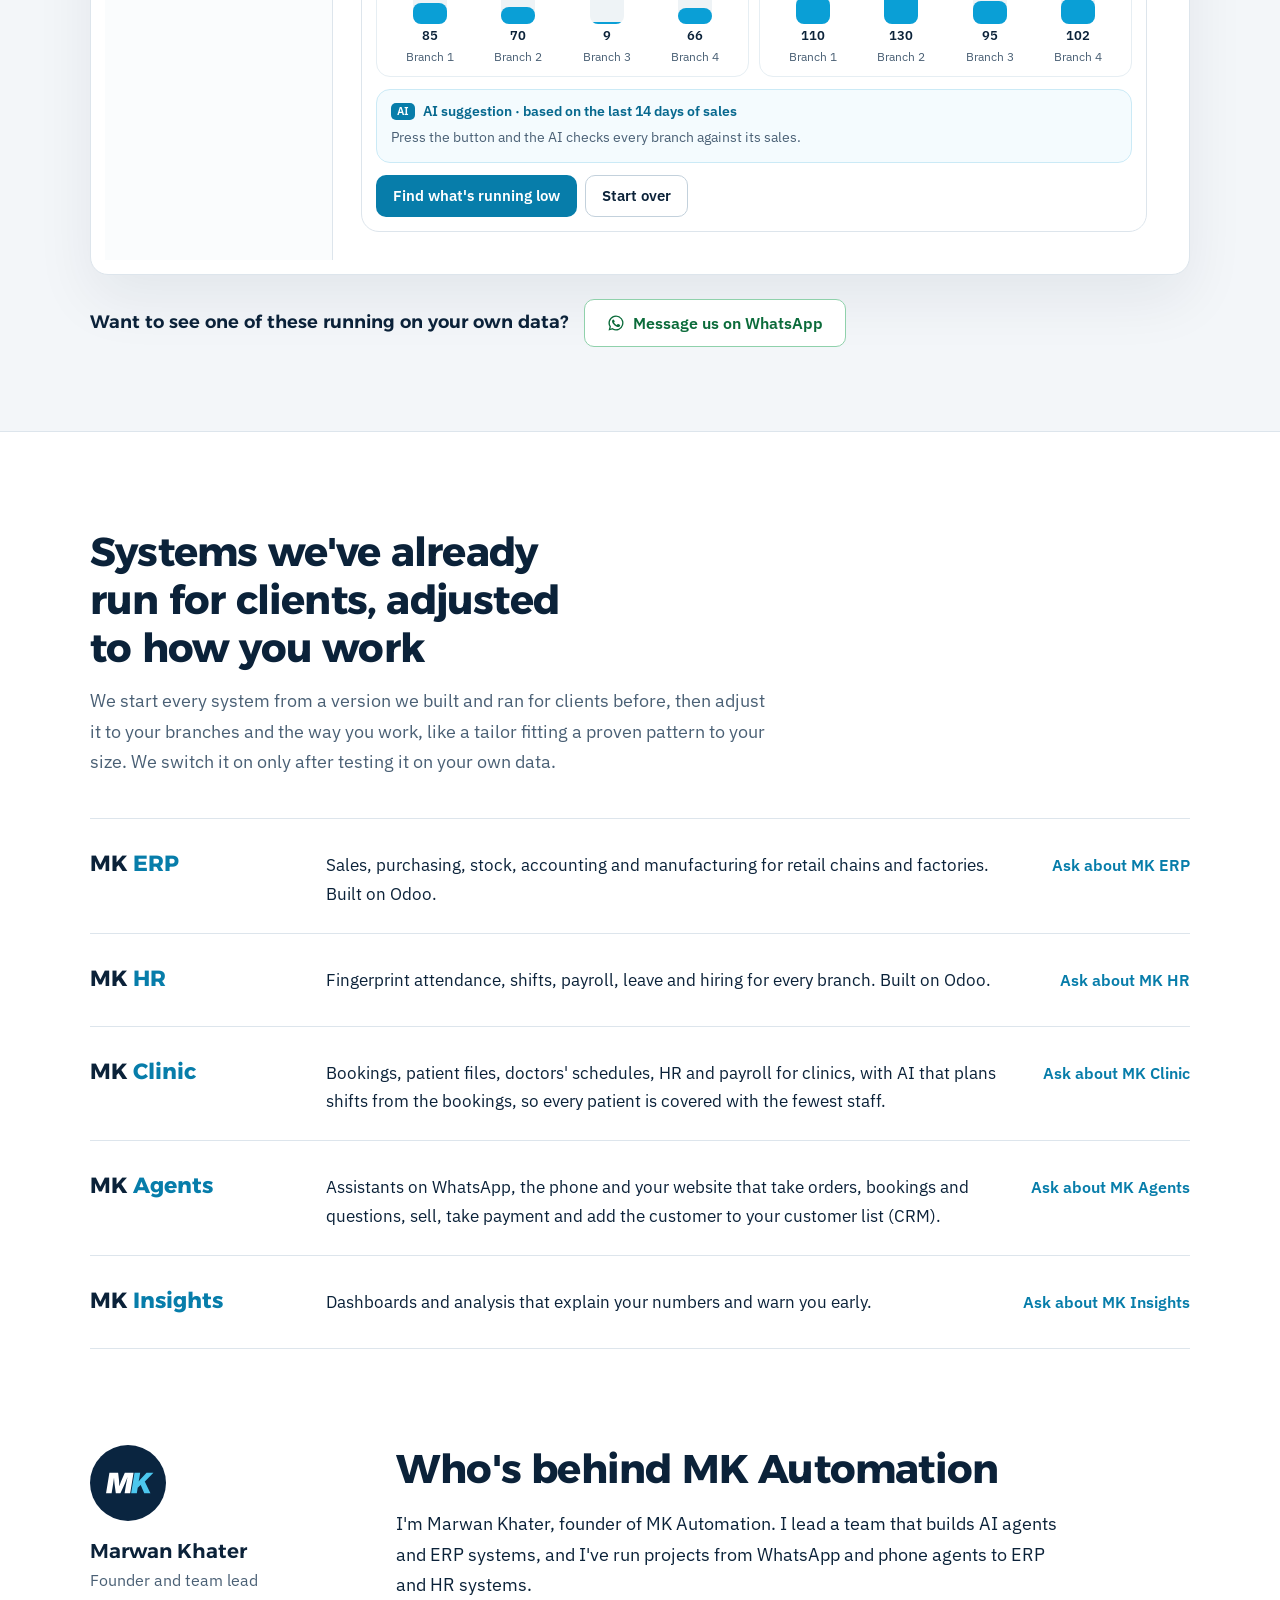
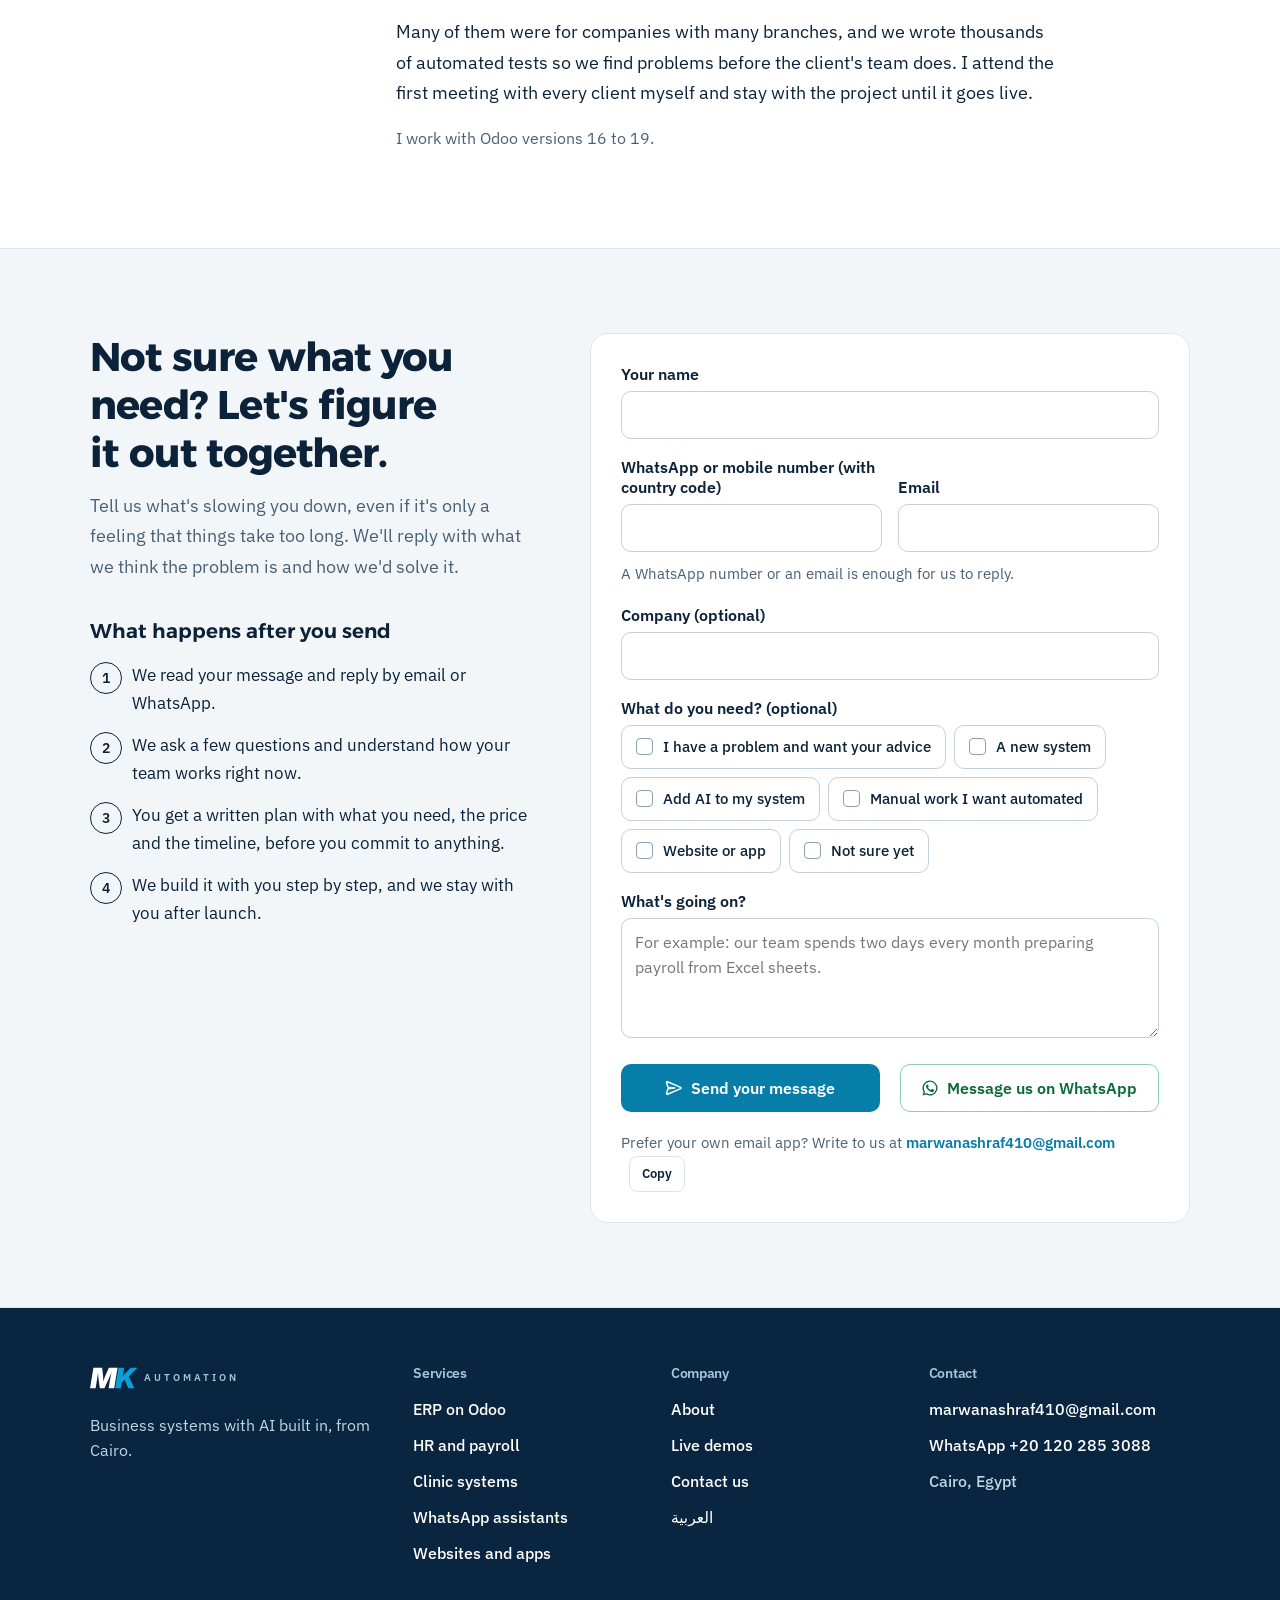
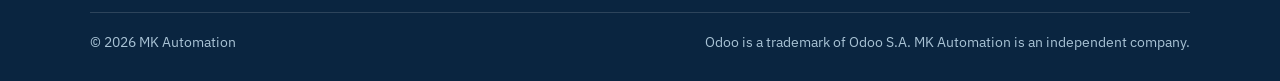
<file: mk/index.html>
<!doctype html>
<html lang="en" dir="ltr">
<head>
<meta charset="utf-8">
<meta name="viewport" content="width=device-width, initial-scale=1, viewport-fit=cover">
<title>Odoo ERP, HR and WhatsApp AI Agents in Egypt | MK Automation</title>
<meta name="description" content="Cairo software company: Odoo ERP, HR and payroll with fingerprint attendance, clinic systems, WhatsApp AI agents, websites and apps. Try the live demos.">
<link rel="canonical" href="https://marwankhater.github.io/mk/">
<link rel="alternate" hreflang="en" href="https://marwankhater.github.io/mk/">
<link rel="alternate" hreflang="ar" href="https://marwankhater.github.io/mk/ar/">
<link rel="alternate" hreflang="x-default" href="https://marwankhater.github.io/mk/">
<meta name="theme-color" content="#FFFFFF">
<meta name="color-scheme" content="light">
<meta name="referrer" content="strict-origin-when-cross-origin">
<link rel="icon" href="favicon-96.png" sizes="96x96" type="image/png">
<link rel="icon" href="favicon-32.png" sizes="32x32" type="image/png">
<link rel="apple-touch-icon" href="apple-touch-icon.png">
<meta property="og:type" content="website">
<meta property="og:site_name" content="MK Automation">
<meta property="og:title" content="Odoo ERP, HR and WhatsApp AI Agents in Egypt | MK Automation">
<meta property="og:description" content="Cairo software company: Odoo ERP, HR and payroll with fingerprint attendance, clinic systems, WhatsApp AI agents, websites and apps. Try the live demos.">
<meta property="og:url" content="https://marwankhater.github.io/mk/">
<meta property="og:image" content="https://marwankhater.github.io/mk/img/og.jpg">
<meta property="og:image:width" content="1200">
<meta property="og:image:height" content="630">
<meta property="og:image:alt" content="MK Automation: ERP and HR systems with AI built in">
<meta property="og:locale" content="en_US">
<meta property="og:locale:alternate" content="ar_EG">
<meta name="twitter:card" content="summary_large_image">
<meta name="twitter:title" content="Odoo ERP, HR and WhatsApp AI Agents in Egypt | MK Automation">
<meta name="twitter:description" content="Cairo software company: Odoo ERP, HR and payroll with fingerprint attendance, clinic systems, WhatsApp AI agents, websites and apps. Try the live demos.">
<meta name="twitter:image" content="https://marwankhater.github.io/mk/img/og.jpg">
<script type="application/ld+json">{"@context":"https://schema.org","@graph":[{"@type":"ProfessionalService","@id":"https://marwankhater.github.io/mk/#business","name":"MK Automation","url":"https://marwankhater.github.io/mk/","logo":{"@type":"ImageObject","url":"https://marwankhater.github.io/mk/apple-touch-icon.png","width":180,"height":180},"image":"https://marwankhater.github.io/mk/img/og.jpg","description":"Software company in Cairo that builds ERP, HR and payroll systems on Odoo Community, clinic systems, AI agents for WhatsApp and phone, AI dashboards, websites and Android and iPhone apps for businesses in Egypt.","email":"marwanashraf410@gmail.com","telephone":"+201202853088","address":{"@type":"PostalAddress","addressLocality":"Cairo","addressCountry":"EG"},"areaServed":{"@type":"Country","name":"Egypt","sameAs":"https://www.wikidata.org/wiki/Q79"},"knowsLanguage":["ar","en"],"founder":{"@id":"https://marwankhater.github.io/mk/#founder"},"contactPoint":{"@type":"ContactPoint","contactType":"sales","email":"marwanashraf410@gmail.com","telephone":"+201202853088","url":"https://wa.me/201202853088","availableLanguage":["Arabic","English"],"areaServed":"EG"},"knowsAbout":["Odoo Community","ERP","HR and payroll","Fingerprint attendance","Clinic management systems","WhatsApp Business API","AI agents","Business dashboards","Loyalty apps","Websites","Android and iPhone apps"],"hasOfferCatalog":{"@type":"OfferCatalog","name":"MK Automation services","itemListElement":[{"@type":"Offer","itemOffered":{"@type":"Service","name":"AI agents for WhatsApp and phone","description":"Assistants that answer customers, take orders and bookings, take payment and update your CRM."}},{"@type":"Offer","itemOffered":{"@type":"Service","name":"ERP on Odoo Community","description":"Sales, purchasing, stock, accounting and manufacturing for multi-branch retail and factories."}},{"@type":"Offer","itemOffered":{"@type":"Service","name":"HR, payroll and fingerprint attendance","description":"Fingerprint devices, shifts, payroll and leave for every branch, on Odoo Community."}},{"@type":"Offer","itemOffered":{"@type":"Service","name":"Clinic management systems","description":"Bookings, patient files, doctors' schedules, HR and payroll for clinics."}},{"@type":"Offer","itemOffered":{"@type":"Service","name":"AI analysis and dashboards","description":"A dashboard for each department and an assistant that explains what changed."}},{"@type":"Offer","itemOffered":{"@type":"Service","name":"Business automation","description":"Reports, data entry and follow-ups that run on their own."}},{"@type":"Offer","itemOffered":{"@type":"Service","name":"Websites","description":"Arabic and English business websites that work well on phones."}},{"@type":"Offer","itemOffered":{"@type":"Service","name":"Android and iPhone apps","description":"Mobile and web apps, including loyalty apps with points and rewards."}}]}},{"@type":"Person","@id":"https://marwankhater.github.io/mk/#founder","name":"Marwan Khater","alternateName":"مروان خاطر","jobTitle":"Founder and AI Solutions Engineer","worksFor":{"@id":"https://marwankhater.github.io/mk/#business"}},{"@type":"WebSite","@id":"https://marwankhater.github.io/mk/#website","url":"https://marwankhater.github.io/mk/","name":"MK Automation","inLanguage":["en","ar"],"publisher":{"@id":"https://marwankhater.github.io/mk/#business"}},{"@type":"WebPage","@id":"https://marwankhater.github.io/mk/#webpage","url":"https://marwankhater.github.io/mk/","name":"Odoo ERP, HR and WhatsApp AI Agents in Egypt | MK Automation","description":"Cairo software company: Odoo ERP, HR and payroll with fingerprint attendance, clinic systems, WhatsApp AI agents, websites and apps. Try the live demos.","inLanguage":"en","isPartOf":{"@id":"https://marwankhater.github.io/mk/#website"},"about":{"@id":"https://marwankhater.github.io/mk/#business"},"primaryImageOfPage":{"@type":"ImageObject","url":"https://marwankhater.github.io/mk/img/og.jpg","width":1200,"height":630}}]}</script>
<link rel="preconnect" href="https://fonts.googleapis.com">
<link rel="preconnect" href="https://fonts.gstatic.com" crossorigin>
<link rel="stylesheet" href="https://fonts.googleapis.com/css2?family=Alexandria:wght@600..700&family=IBM+Plex+Sans+Arabic:wght@400;600&family=IBM+Plex+Sans:wght@400;600&display=swap">
<link rel="stylesheet" href="style.css?v=c693bca0">
<script>document.documentElement.classList.add('js')</script>
</head>
<body>
<header class="top"><a class="skip" href="#top" data-t="skip">Skip to content</a><div class="wrap">
  <a class="logo" href="#top"><span class="mk"><svg class="mkl" viewBox="0 -1769 3267 2048" role="img" aria-label="MK"><path class="m" d="M3 0 250 -1490H888L945 -1024Q952 -964 957 -865Q962 -766 966 -652Q969 -539 970 -434Q970 -330 968 -258H893Q914 -330 950 -434Q985 -539 1025 -652Q1065 -766 1103 -865Q1141 -964 1168 -1024L1377 -1490H2016L1769 0H1361L1456 -576Q1465 -627 1482 -712Q1498 -796 1518 -897Q1537 -998 1556 -1100Q1576 -1202 1590 -1288H1613Q1579 -1193 1539 -1090Q1499 -988 1459 -890Q1419 -793 1384 -712Q1348 -630 1323 -576L1055 0H719L638 -576Q628 -648 616 -767Q604 -886 594 -1024Q584 -1162 579 -1288H608Q594 -1202 580 -1100Q565 -998 552 -897Q538 -796 526 -712Q515 -627 506 -576L411 0Z"/><path class="k" d="M2188 -261 2221 -603Q2278 -697 2330 -772Q2381 -848 2446 -926Q2511 -1004 2607 -1107L2967 -1490H3470L2720 -723L2684 -739ZM1838 0 2085 -1490H2501L2448 -1170L2369 -741L2344 -544L2254 0ZM2799 0 2539 -599 2820 -895 3251 0Z"/></svg></span> <small>AUTOMATION</small></a>
  <nav class="links" id="nav"><a href="#services" data-t="nav1">Services</a><a href="#demos" data-t="nav3">Live demos</a><a href="#about" data-t="nav5">About</a><a href="#contact" class="m-only" data-t="talk">Tell us your problem</a></nav>
  <a class="lang" id="lang" href="https://marwankhater.github.io/mk/ar/" hreflang="ar" lang="ar" aria-label="العربية">العربية</a>
  <a class="btn primary sm" href="#contact" data-t="talk">Tell us your problem</a>
</div></header>

<main id="top" tabindex="-1">
  <section class="hero" id="hero"><div class="wrap">
    <div class="htext">
      <h1 data-t="h1">Odoo ERP that answers you on WhatsApp</h1>
      <p class="lead" data-t="lead">We build Odoo ERP, HR and payroll with fingerprint attendance, and clinic systems for companies in Egypt. Each comes with an assistant you can ask about your numbers on WhatsApp. We also build websites and apps.</p>
      <div class="cta"><a class="btn primary" href="#contact" data-t="probBtn">Tell us your problem</a><a class="btn wa" id="heroWa" href="https://wa.me/201202853088" target="_blank" rel="noopener"><svg viewBox="0 0 24 24" fill="currentColor" aria-hidden="true"><path d="M12 2a10 10 0 0 0-8.6 15.1L2 22l5-1.3A10 10 0 1 0 12 2zm0 18.2a8.2 8.2 0 0 1-4.2-1.2l-.3-.2-3 .8.8-2.9-.2-.3A8.2 8.2 0 1 1 12 20.2zm4.5-6.1c-.2-.1-1.5-.7-1.7-.8s-.4-.1-.6.1-.7.8-.8 1-.3.2-.6.1a6.7 6.7 0 0 1-3.3-2.9c-.3-.4.2-.4.7-1.4.1-.2 0-.3 0-.5l-.8-1.8c-.2-.5-.4-.4-.6-.4h-.5a1 1 0 0 0-.7.3 3 3 0 0 0-.9 2.2 5.2 5.2 0 0 0 1.1 2.7 11.8 11.8 0 0 0 4.5 4c1.7.7 2.3.8 3.2.6a2.7 2.7 0 0 0 1.8-1.3 2.2 2.2 0 0 0 .1-1.3c0-.1-.2-.2-.4-.3z"/></svg><span data-t="waBtnL">Message us on WhatsApp</span></a></div>
      <p class="plan" data-t="planLine">Before you commit to anything, you get a written plan with what you need, the price and the timeline.</p>
      <p class="trust" data-t="trust">Our systems run today at a retail chain, a manufacturer, a restaurant and service companies.</p>
    </div>
    <div class="scene" id="scene">
      <div class="rig" id="rig">
        <div class="erp" aria-hidden="true">
          <div class="erp-bar"><span class="wdots"><i></i><i></i><i></i></span><b data-t="erpApp">Inventory</b><span data-t="erpCrumb">Transfers</span></div>
          <div class="erp-kpis">
            <div><small data-t="erpK2">This week</small><b data-t="erpV2">+6%</b></div>
            <div class="warn"><small data-t="erpK3">Running low</small><b data-t="erpV3">Water, Branch 4</b></div>
          </div>
          <table class="erp-t">
            <thead><tr><th data-t="erpC2">To</th><th data-t="erpC3">Product</th><th class="num" data-t="erpC4">Qty</th><th data-t="erpC5">Status</th></tr></thead>
            <tbody>
              <tr class="nw" id="erpNew"><td data-t="erpR4b">Branch 4</td><td data-t="erpR4p">Water 1.5 L</td><td class="num">120</td><td><em class="st rd" data-t="erpReady">Ready</em></td></tr>
              <tr><td data-t="erpR3b">Branch 3</td><td data-t="erpR3p">Sugar 1 kg</td><td class="num">25</td><td><em class="st dn" data-t="erpDone">Done</em></td></tr>
              <tr><td data-t="erpR2b">Branch 1</td><td data-t="erpR2p">Sunflower oil</td><td class="num">40</td><td><em class="st dn" data-t="erpDone">Done</em></td></tr>
              <tr><td data-t="erpR1b">Branch 2</td><td data-t="erpR1p">Rice 5 kg</td><td class="num">60</td><td><em class="st dn" data-t="erpDone">Done</em></td></tr>
            </tbody>
          </table>
        </div>
        <div class="phone">
          <div class="screen">
            <div class="wa-h"><span class="wa-av" aria-hidden="true"><svg viewBox="0 0 64 64"><line x1="32" y1="4" x2="32" y2="13" stroke="#0A2540" stroke-width="3" stroke-linecap="round"/><circle cx="32" cy="5" r="4.5" fill="#4CC7EE"/><rect x="4" y="27" width="6" height="12" rx="3" fill="#0A9FD6"/><rect x="54" y="27" width="6" height="12" rx="3" fill="#0A9FD6"/><rect x="9" y="13" width="46" height="40" rx="15" fill="#0A2540"/><rect x="14" y="19" width="36" height="27" rx="11" fill="#103A5C"/><rect x="20.5" y="26" width="7" height="10" rx="3.5" fill="#5FD4F5"/><rect x="36.5" y="26" width="7" height="10" rx="3.5" fill="#5FD4F5"/><path d="M27 40.5q5 3 10 0" stroke="#5FD4F5" stroke-width="2.2" fill="none" stroke-linecap="round"/></svg></span><div><b data-t="waName">Mario</b><small data-t="waSub">Assistant on WhatsApp</small></div></div>
            <div class="wa-msgs" id="waMsgs">
              <p class="wb me" data-t="hc1">How did we do yesterday?</p>
              <p class="wb" data-t="hc2">1.24M in sales. This week is 6% up on last week, and Branch 3 did best.</p>
              <p class="wb me" data-t="hc3">Why is water running low in Branch 4?</p>
              <div class="wb"><p data-t="hc4">It's selling 40% faster than usual since Thursday. I prepared a transfer of 120 cartons from the warehouse.</p><button type="button" class="wa-btn" id="waBtn" data-t="hcBtn">Approve the transfer</button></div>
            </div>
          </div>
        </div>
      </div>
      <p class="snote" data-t="sampleHero">Sample data</p>
    </div>
  </div></section>

  <section class="block" id="services"><div class="wrap">
    <div class="head"><h2 data-t="sH">What we build</h2><p data-t="sP">Pick one thing or hand us the whole project. We work with retail chains, factories, clinics, restaurants and service companies, and you talk directly to the team that builds your system.</p></div>
    <ul class="svcs">
      <li><h3 id="svc-wa" data-t="v1h">WhatsApp and phone assistants (chatbots)</h3><p data-t="v1p">They answer your customers, take orders and bookings, and record them in your system at any hour.</p><a class="svdemo" href="#demos" data-demo="cs" aria-describedby="svc-wa" data-t="tryDemo">Try the demo</a></li>
      <li><h3 id="svc-erp" data-t="v4h">ERP on Odoo for sales, stock and accounting</h3><p data-t="v4p">One system for sales, purchasing, stock, accounting and manufacturing, where you follow all your branches and warehouses.</p><a class="svdemo" href="#demos" data-demo="retail" aria-describedby="svc-erp" data-t="tryDemo">Try the demo</a></li>
      <li><h3 id="svc-hr" data-t="v5h">HR, payroll and fingerprint attendance</h3><p data-t="v5p">Fingerprint attendance, shifts, payroll and leave for every branch. Every morning you get a summary of who came in, who was absent and who was late.</p><a class="svdemo" href="#demos" data-demo="hr" aria-describedby="svc-hr" data-t="tryDemo">Try the demo</a></li>
      <li><h3 id="svc-clinic" data-t="v9h">Clinic systems</h3><p data-t="v9p">Bookings, patient files, doctors' schedules, HR and payroll for clinics, and it suggests staff shifts from tomorrow's bookings.</p><a class="svdemo" href="#demos" data-demo="clinic" aria-describedby="svc-clinic" data-t="tryDemo">Try the demo</a></li>
      <li><h3 id="svc-reports" data-t="v3h">Reports and dashboards</h3><p data-t="v3p">A screen of numbers for each department, and an assistant that explains what changed and why.</p><a class="svdemo" href="#demos" data-demo="mgr" aria-describedby="svc-reports" data-t="tryDemo">Try the demo</a></li>
      <li><h3 id="svc-auto" data-t="v2h">Manual work done automatically</h3><p data-t="v2p">Reports, data entry and customer follow-ups take your team hours. We make them run on their own, and the messages and summaries arrive written for you.</p></li>
      <li><h3 id="svc-web" data-t="v7h">Websites in Arabic and English</h3><p data-t="v7p">Company websites that load fast on any phone, with an assistant that answers your visitors, like Mario on this page.</p></li>
      <li><h3 id="svc-apps" data-t="v8h">Android and iPhone apps</h3><p data-t="v8p">An app for your company on Android and iPhone, such as a points and rewards app for your customers.</p><a class="svdemo" href="#demos" data-demo="apps" aria-describedby="svc-apps" data-t="tryDemo">Try the demo</a></li>
    </ul>
    <div class="odoo" id="odoo">
      <div><h3 data-t="oH">What is Odoo, and why we build on it</h3><p data-t="oP">Odoo is business management software used by companies around the world. We build on its open edition, Odoo Community, which has no license fee per user. We set it up around your branches, products and reports, and move your data in from Excel or your old system.</p></div>
      <div class="ogrid">
        <div><b data-t="o1b">No license fee per user</b><span data-t="o1s">Add staff and branches without paying a license for each new account.</span></div>
        <div><b data-t="o2b">Your data stays with you</b><span data-t="o2s">It runs on a server in your company or on online hosting you choose, in your own country if you prefer.</span></div>
        <div><b data-t="o3b">Made for how you work</b><span data-t="o3s">Screens, reports, approvals and printouts changed to match your company, in Arabic and English.</span></div>
        <div><b data-t="o4b">Grows with you</b><span data-t="o4s">Start with sales and stock, then add accounting, manufacturing, HR and payroll when you're ready.</span></div>
      </div>
    </div>
  </div></section>

  <section class="block tint" id="demos"><div class="wrap">
    <div class="head"><h2 data-t="dH">Try our ERP, HR and WhatsApp systems yourself</h2><p data-t="dP">12 demos with sample data. Pick the one closest to your business and tap the buttons to see what happens.</p></div>
    <div class="lab">
      <div class="tabs" id="tabs"></div>
      <div class="dpanel" id="dpanel" role="tabpanel"><div class="dinfo" id="dinfo"></div><div class="dstage" id="dstage"></div></div>
    </div>
    <div class="labcta"><p data-t="labCta">Want to see one of these running on your own data?</p><a class="btn wa" id="labWa" href="https://wa.me/201202853088" target="_blank" rel="noopener"><svg viewBox="0 0 24 24" fill="currentColor" aria-hidden="true"><path d="M12 2a10 10 0 0 0-8.6 15.1L2 22l5-1.3A10 10 0 1 0 12 2zm0 18.2a8.2 8.2 0 0 1-4.2-1.2l-.3-.2-3 .8.8-2.9-.2-.3A8.2 8.2 0 1 1 12 20.2zm4.5-6.1c-.2-.1-1.5-.7-1.7-.8s-.4-.1-.6.1-.7.8-.8 1-.3.2-.6.1a6.7 6.7 0 0 1-3.3-2.9c-.3-.4.2-.4.7-1.4.1-.2 0-.3 0-.5l-.8-1.8c-.2-.5-.4-.4-.6-.4h-.5a1 1 0 0 0-.7.3 3 3 0 0 0-.9 2.2 5.2 5.2 0 0 0 1.1 2.7 11.8 11.8 0 0 0 4.5 4c1.7.7 2.3.8 3.2.6a2.7 2.7 0 0 0 1.8-1.3 2.2 2.2 0 0 0 .1-1.3c0-.1-.2-.2-.4-.3z"/></svg><span data-t="waBtnL">Message us on WhatsApp</span></a></div>
  </div></section>

  <section class="block" id="solutions"><div class="wrap">
    <div class="head"><h2 data-t="solH">Systems we've already run for clients, adjusted to how you work</h2><p data-t="solP">We start every system from a version we built and ran for clients before, then adjust it to your branches and the way you work, like a tailor fitting a proven pattern to your size. We switch it on only after testing it on your own data.</p></div>
    <ul class="tpls">
      <li class="tpl sol"><div class="nm">MK <span>ERP</span></div><div><p data-t="sol1">Sales, purchasing, stock, accounting and manufacturing for retail chains and factories. Built on Odoo.</p></div></li>
      <li class="tpl sol"><div class="nm">MK <span>HR</span></div><div><p data-t="sol2">Fingerprint attendance, shifts, payroll, leave and hiring for every branch. Built on Odoo.</p></div></li>
      <li class="tpl sol"><div class="nm">MK <span>Clinic</span></div><div><p data-t="sol5">Bookings, patient files, doctors' schedules, HR and payroll for clinics, with AI that plans shifts from the bookings, so every patient is covered with the fewest staff.</p></div></li>
      <li class="tpl sol"><div class="nm">MK <span>Agents</span></div><div><p data-t="sol3">Assistants on WhatsApp, the phone and your website that take orders, bookings and questions, sell, take payment and add the customer to your customer list (CRM).</p></div></li>
      <li class="tpl sol"><div class="nm">MK <span>Insights</span></div><div><p data-t="sol4">Dashboards and analysis that explain your numbers and warn you early.</p></div></li>
    </ul>
  </div></section>

  <section class="block" id="about"><div class="wrap">
    <div class="about">
      <div class="person">
        <div class="mono2" aria-hidden="true"><span><svg class="mkl" viewBox="0 -1769 3267 2048" aria-hidden="true" focusable="false"><path class="m" d="M3 0 250 -1490H888L945 -1024Q952 -964 957 -865Q962 -766 966 -652Q969 -539 970 -434Q970 -330 968 -258H893Q914 -330 950 -434Q985 -539 1025 -652Q1065 -766 1103 -865Q1141 -964 1168 -1024L1377 -1490H2016L1769 0H1361L1456 -576Q1465 -627 1482 -712Q1498 -796 1518 -897Q1537 -998 1556 -1100Q1576 -1202 1590 -1288H1613Q1579 -1193 1539 -1090Q1499 -988 1459 -890Q1419 -793 1384 -712Q1348 -630 1323 -576L1055 0H719L638 -576Q628 -648 616 -767Q604 -886 594 -1024Q584 -1162 579 -1288H608Q594 -1202 580 -1100Q565 -998 552 -897Q538 -796 526 -712Q515 -627 506 -576L411 0Z"/><path class="k" d="M2188 -261 2221 -603Q2278 -697 2330 -772Q2381 -848 2446 -926Q2511 -1004 2607 -1107L2967 -1490H3470L2720 -723L2684 -739ZM1838 0 2085 -1490H2501L2448 -1170L2369 -741L2344 -544L2254 0ZM2799 0 2539 -599 2820 -895 3251 0Z"/></svg></span></div>
        <h3 data-t="abName">Marwan Khater</h3>
        <p data-t="abRole">Founder and team lead</p>
      </div>
      <div class="txt"><h2 data-t="abH">Who's behind MK Automation</h2><p data-t="ab1">I'm Marwan Khater, founder of MK Automation. I lead a team that builds AI agents and ERP systems, and I've run projects from WhatsApp and phone agents to ERP and HR systems.</p><p data-t="ab2">Many of them were for companies with many branches, and we wrote thousands of automated tests so we find problems before the client's team does. I attend the first meeting with every client myself and stay with the project until it goes live.</p><p class="skills" data-t="abChips">I work with Odoo versions 16 to 19.</p></div>
    </div>
  </div></section>

  <section class="block tint" id="contact"><div class="wrap">
    <div class="ask">
      <div>
        <div class="head"><h2 data-t="cH">Not sure what you need? Let's figure it out together.</h2><p data-t="cP">Tell us what's slowing you down, even if it's only a feeling that things take too long. We'll reply with what we think the problem is and how we'd solve it.</p></div>
        <h3 class="nxT" data-t="nxT">What happens after you send</h3>
        <ol class="next" id="process"><li data-t="nx1">We read your message and reply by email or WhatsApp.</li><li data-t="nx2">We ask a few questions and understand how your team works right now.</li><li data-t="nx3">You get a written plan with what you need, the price and the timeline, before you commit to anything.</li><li data-t="nx4">We build it with you step by step, and we stay with you after launch.</li></ol>
      </div>
      <form class="form" id="askForm" action="https://api.web3forms.com/submit" method="POST" novalidate>
        <input type="hidden" name="access_key" value="21800f72-f7b8-4ae7-aa43-c5831971986c">
        <input type="hidden" name="subject" id="fSubj" value="New request from the MK Automation website">
        <input type="hidden" name="from_name" value="MK Automation website">
        <input type="checkbox" name="botcheck" id="fHoney" class="hidden" style="display:none" tabindex="-1" autocomplete="off">
        <div class="fstatus" id="fStatus" role="status" tabindex="-1" hidden></div>
        <div class="field"><label for="fName" data-t="fName">Your name</label><input id="fName" name="name" autocomplete="name" aria-describedby="eName"><span class="ferr" id="eName"></span></div>
        <div class="row">
          <div class="field"><label for="fPhone" data-t="fPhone">WhatsApp or mobile number (with country code)</label><input id="fPhone" name="phone" type="tel" inputmode="tel" autocomplete="tel" dir="ltr" aria-describedby="ePhone hContact"><span class="ferr" id="ePhone"></span></div>
          <div class="field"><label for="fEmail" data-t="fEmail">Email</label><input id="fEmail" name="email" type="email" inputmode="email" autocomplete="email" dir="ltr" aria-describedby="eEmail hContact"><span class="ferr" id="eEmail"></span></div>
        </div>
        <p class="fhelp" id="hContact" data-t="fContactHelp">A WhatsApp number or an email is enough for us to reply.</p>
        <div class="field"><label for="fCompany" data-t="fCompany">Company (optional)</label><input id="fCompany" name="company" autocomplete="organization"></div>
        <fieldset class="field"><legend data-t="fNeed">What do you need? (optional)</legend><div class="pills" id="pills"></div></fieldset>
        <div class="field"><label for="fProblem" data-t="fProblem">What's going on?</label><textarea id="fProblem" name="message" maxlength="1500" aria-describedby="eProblem"></textarea><span class="ferr" id="eProblem"></span></div>
        <div class="sendrow">
          <button class="btn primary" id="send" type="submit"><svg viewBox="0 0 24 24" fill="none" stroke="currentColor" stroke-width="2" stroke-linejoin="round" aria-hidden="true"><path d="M3.4 20.4l17.4-7.5a1 1 0 0 0 0-1.8L3.4 3.6a1 1 0 0 0-1.4 1.1L4 11l9 1-9 1-2 6.3a1 1 0 0 0 1.4 1.1z"/></svg><span id="sendL" data-t="send">Send your message</span></button>
          <a class="btn wa" id="sendWa" href="https://wa.me/201202853088" target="_blank" rel="noopener"><svg viewBox="0 0 24 24" fill="currentColor" aria-hidden="true"><path d="M12 2a10 10 0 0 0-8.6 15.1L2 22l5-1.3A10 10 0 1 0 12 2zm0 18.2a8.2 8.2 0 0 1-4.2-1.2l-.3-.2-3 .8.8-2.9-.2-.3A8.2 8.2 0 1 1 12 20.2zm4.5-6.1c-.2-.1-1.5-.7-1.7-.8s-.4-.1-.6.1-.7.8-.8 1-.3.2-.6.1a6.7 6.7 0 0 1-3.3-2.9c-.3-.4.2-.4.7-1.4.1-.2 0-.3 0-.5l-.8-1.8c-.2-.5-.4-.4-.6-.4h-.5a1 1 0 0 0-.7.3 3 3 0 0 0-.9 2.2 5.2 5.2 0 0 0 1.1 2.7 11.8 11.8 0 0 0 4.5 4c1.7.7 2.3.8 3.2.6a2.7 2.7 0 0 0 1.8-1.3 2.2 2.2 0 0 0 .1-1.3c0-.1-.2-.2-.4-.3z"/></svg><span data-t="sendWa">Message us on WhatsApp</span></a>
        </div>
        <p class="small"><span data-t="fSmall">Prefer your own email app? Write to us at</span> <a href="mailto:marwanashraf410@gmail.com" id="mailTxt">marwanashraf410@gmail.com</a><button type="button" class="copy" id="copyMail" data-t="copy">Copy</button></p>
      </form>
    </div>
  </div></section>
</main>

<footer class="site"><div class="wrap">
  <div class="fcols">
    <div class="fbrand">
      <a class="logo" href="#top"><span class="mk"><svg class="mkl" viewBox="0 -1769 3267 2048" role="img" aria-label="MK"><path class="m" d="M3 0 250 -1490H888L945 -1024Q952 -964 957 -865Q962 -766 966 -652Q969 -539 970 -434Q970 -330 968 -258H893Q914 -330 950 -434Q985 -539 1025 -652Q1065 -766 1103 -865Q1141 -964 1168 -1024L1377 -1490H2016L1769 0H1361L1456 -576Q1465 -627 1482 -712Q1498 -796 1518 -897Q1537 -998 1556 -1100Q1576 -1202 1590 -1288H1613Q1579 -1193 1539 -1090Q1499 -988 1459 -890Q1419 -793 1384 -712Q1348 -630 1323 -576L1055 0H719L638 -576Q628 -648 616 -767Q604 -886 594 -1024Q584 -1162 579 -1288H608Q594 -1202 580 -1100Q565 -998 552 -897Q538 -796 526 -712Q515 -627 506 -576L411 0Z"/><path class="k" d="M2188 -261 2221 -603Q2278 -697 2330 -772Q2381 -848 2446 -926Q2511 -1004 2607 -1107L2967 -1490H3470L2720 -723L2684 -739ZM1838 0 2085 -1490H2501L2448 -1170L2369 -741L2344 -544L2254 0ZM2799 0 2539 -599 2820 -895 3251 0Z"/></svg></span> <small>AUTOMATION</small></a>
      <p data-t="footDesc">Business systems with AI built in, from Cairo.</p>
    </div>
    <div class="fcol"><h2 class="fh" data-t="footSvc">Services</h2><ul class="flinks"><li><a href="#svc-erp" data-t="fS1">ERP on Odoo</a></li><li><a href="#svc-hr" data-t="fS2">HR and payroll</a></li><li><a href="#svc-clinic" data-t="fS3">Clinic systems</a></li><li><a href="#svc-wa" data-t="fS4">WhatsApp assistants</a></li><li><a href="#svc-web" data-t="fS5">Websites and apps</a></li></ul></div>
    <div class="fcol"><h2 class="fh" data-t="footCo">Company</h2><ul class="flinks"><li><a href="#about" data-t="footAbout">About</a></li><li><a href="#demos" data-t="footDemos">Live demos</a></li><li><a href="#contact" data-t="footContact">Contact us</a></li><li><a href="https://marwankhater.github.io/mk/ar/" hreflang="ar" lang="ar">العربية</a></li></ul></div>
    <div class="fcol"><h2 class="fh" data-t="footCt">Contact</h2><address class="flinks"><a href="mailto:marwanashraf410@gmail.com"><bdi dir="ltr">marwanashraf410@gmail.com</bdi></a><a href="https://wa.me/201202853088" target="_blank" rel="noopener"><span data-t="footWa">WhatsApp</span>&nbsp;<bdi dir="ltr">+20 120 285 3088</bdi></a><span data-t="footCity">Cairo, Egypt</span></address></div>
  </div>
  <div class="fine"><span data-t="foot">© 2026 MK Automation</span><span data-t="odooNote">Odoo is a trademark of Odoo S.A. MK Automation is an independent company.</span></div>
</div></footer>


<div class="mario" id="mario">
  <div class="mbub" id="mbub" hidden><button type="button" class="mx" id="mbubX" aria-label="Close">×</button><p id="mbubTxt"></p><div class="mchips" id="mbubChips"></div></div>
  <div class="mshade" id="mshade" hidden></div>
  <div class="mpanel" id="mpanel" role="dialog" aria-label="Mario" hidden>
    <div class="mph"><svg viewBox="0 0 64 64" class="robot" aria-hidden="true"><line x1="32" y1="4" x2="32" y2="13" stroke="#0A2540" stroke-width="3" stroke-linecap="round"/><circle class="ant" cx="32" cy="5" r="4.5" fill="#4CC7EE"/><rect x="4" y="27" width="6" height="12" rx="3" fill="#0A9FD6"/><g class="arm"><rect x="52" y="35" width="5.5" height="15" rx="2.75" fill="#0A9FD6"/><circle cx="54.75" cy="51.5" r="4.2" fill="#4CC7EE"/></g><rect x="54" y="27" width="6" height="12" rx="3" fill="#0A9FD6"/><rect x="9" y="13" width="46" height="40" rx="15" fill="#0A2540"/><rect x="14" y="19" width="36" height="27" rx="11" fill="#103A5C"/><g class="pupils"><g class="blink"><rect x="20.5" y="26" width="7" height="10" rx="3.5" fill="#5FD4F5"/><rect x="36.5" y="26" width="7" height="10" rx="3.5" fill="#5FD4F5"/></g><g class="eyes-h" fill="none" stroke="#5FD4F5" stroke-width="2.6" stroke-linecap="round"><path d="M20 33q4-6 8 0"/><path d="M36 33q4-6 8 0"/></g></g><path class="mouth" d="M27 40.5q5 3 10 0" stroke="#5FD4F5" stroke-width="2.2" fill="none" stroke-linecap="round"/><circle cx="17.5" cy="38" r="2.2" fill="#FF8FA3" opacity=".55"/><circle cx="46.5" cy="38" r="2.2" fill="#FF8FA3" opacity=".55"/></svg><div><b id="mName">Mario</b><small id="mSub"></small></div><button type="button" class="mx" id="mClose" aria-label="Close">×</button></div>
    <div class="mmsgs" id="mmsgs" aria-live="polite"></div>
    <div class="mchips" id="mchips"></div>
    <form class="min" id="mform"><input id="mtext" autocomplete="off" maxlength="300" aria-label="Ask Mario anything…"><button type="submit" aria-label="Send"><svg viewBox="0 0 24 24" fill="currentColor"><path d="M3.4 20.4l17.4-7.5a1 1 0 0 0 0-1.8L3.4 3.6a1 1 0 0 0-1.4 1.1L4 11l9 1-9 1-2 6.3a1 1 0 0 0 1.4 1.1z"/></svg></button></form>
  </div>
  <button type="button" class="mbtn" id="mbtn" aria-label="Ask Mario" aria-controls="mpanel" aria-expanded="false"><svg viewBox="0 0 64 64" class="robot" aria-hidden="true"><line x1="32" y1="4" x2="32" y2="13" stroke="#0A2540" stroke-width="3" stroke-linecap="round"/><circle class="ant" cx="32" cy="5" r="4.5" fill="#4CC7EE"/><rect x="4" y="27" width="6" height="12" rx="3" fill="#0A9FD6"/><g class="arm"><rect x="52" y="35" width="5.5" height="15" rx="2.75" fill="#0A9FD6"/><circle cx="54.75" cy="51.5" r="4.2" fill="#4CC7EE"/></g><rect x="54" y="27" width="6" height="12" rx="3" fill="#0A9FD6"/><rect x="9" y="13" width="46" height="40" rx="15" fill="#0A2540"/><rect x="14" y="19" width="36" height="27" rx="11" fill="#103A5C"/><g class="pupils"><g class="blink"><rect x="20.5" y="26" width="7" height="10" rx="3.5" fill="#5FD4F5"/><rect x="36.5" y="26" width="7" height="10" rx="3.5" fill="#5FD4F5"/></g><g class="eyes-h" fill="none" stroke="#5FD4F5" stroke-width="2.6" stroke-linecap="round"><path d="M20 33q4-6 8 0"/><path d="M36 33q4-6 8 0"/></g></g><path class="mouth" d="M27 40.5q5 3 10 0" stroke="#5FD4F5" stroke-width="2.2" fill="none" stroke-linecap="round"/><circle cx="17.5" cy="38" r="2.2" fill="#FF8FA3" opacity=".55"/><circle cx="46.5" cy="38" r="2.2" fill="#FF8FA3" opacity=".55"/></svg></button>
</div>
<noscript><p class="wrap" lang="en" dir="ltr">The live demos and Mario need JavaScript. The rest of this page works without it.</p><p class="wrap" lang="ar" dir="rtl">العروض الحيّة وماريو تحتاج إلى JavaScript، وباقي الصفحة يعمل بدونها.</p><style>.mario{display:none}</style></noscript>
<script src="app.js?v=c693bca0" defer></script>
</body>
</html>
</file>
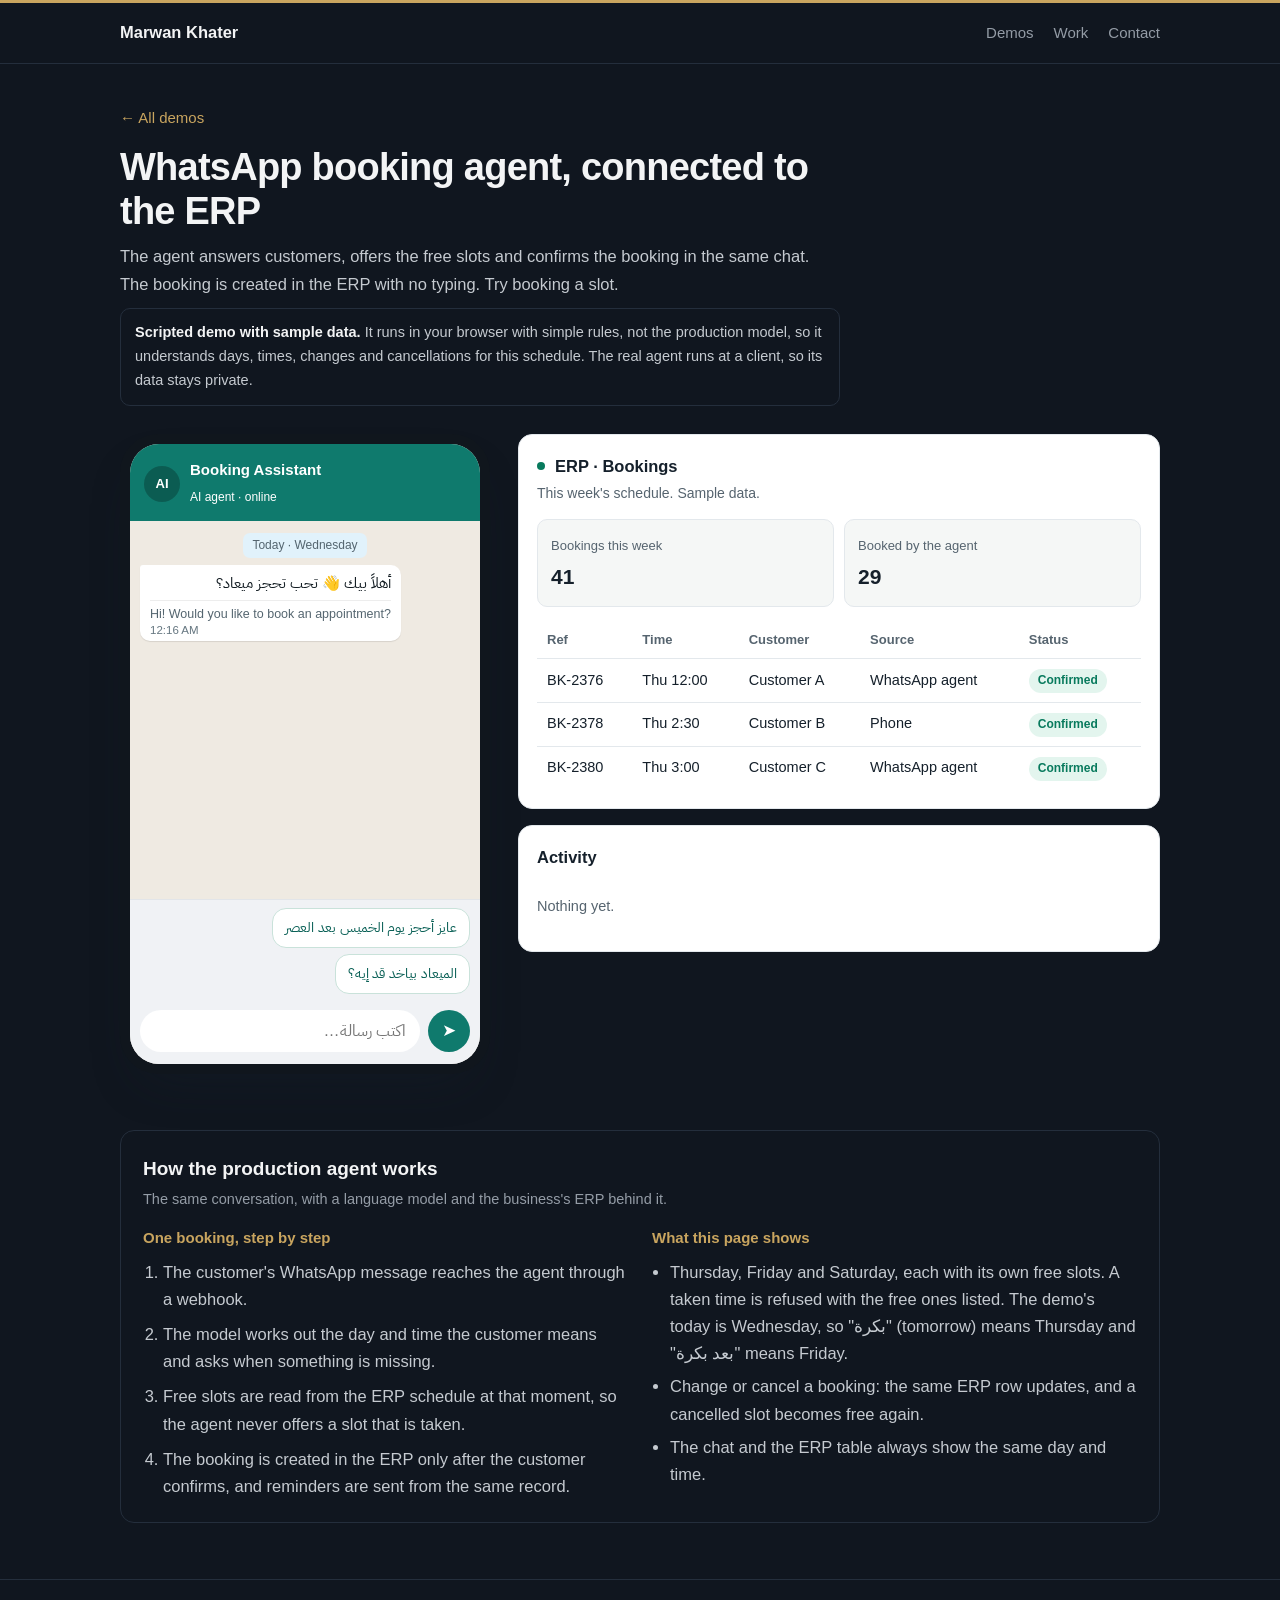
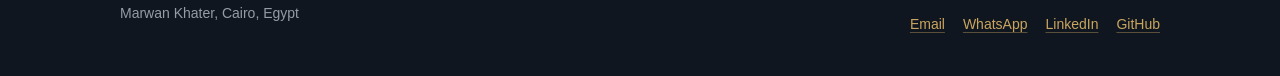
<file: demos/booking-agent/index.html>
<!doctype html>
<html lang="en">
<head>
<meta charset="utf-8">
<meta name="viewport" content="width=device-width, initial-scale=1, viewport-fit=cover">
<title>WhatsApp booking agent (demo) | Marwan Khater</title>
<meta name="description" content="An AI agent that books customers on WhatsApp and creates the booking in the ERP. Interactive demo with sample data.">
<link rel="canonical" href="https://marwankhater.github.io/demos/booking-agent/">
<meta name="theme-color" content="#10161F">
<meta property="og:type" content="website">
<meta property="og:title" content="WhatsApp booking agent (demo)">
<meta property="og:description" content="An AI agent that books customers on WhatsApp and creates the booking in the ERP. Interactive demo with sample data.">
<meta property="og:image" content="https://marwankhater.github.io/assets/og/booking.jpg">
<meta property="og:url" content="https://marwankhater.github.io/demos/booking-agent/">
<meta name="twitter:card" content="summary_large_image">
<link rel="icon" href="data:image/svg+xml,%3Csvg xmlns='http://www.w3.org/2000/svg' viewBox='0 0 32 32'%3E%3Crect width='32' height='32' rx='7' fill='%2310161F'/%3E%3Ctext x='16' y='22' font-family='Arial,sans-serif' font-size='16' font-weight='700' fill='%23C9A55F' text-anchor='middle'%3EMK%3C/text%3E%3C/svg%3E">
<link rel="stylesheet" href="../../assets/style.css">
</head>
<body>
<header class="top"><div class="wrap">
  <a class="brand" href="../../">Marwan Khater</a>
  <nav class="nav" aria-label="Sections"><a href="../../#demos">Demos</a><a href="../../#work">Work</a><a href="../../#contact">Contact</a></nav>
</div></header>
<main class="wrap">
<div class="demo-head">
  <a class="back" href="../../#demos">← All demos</a>
  <h1>WhatsApp booking agent, connected to the ERP</h1>
  <p>The agent answers customers, offers the free slots and confirms the booking in the same chat. The booking is created in the ERP with no typing. Try booking a slot.</p>
  <p class="scripted"><span><b>Scripted demo with sample data.</b> It runs in your browser with simple rules, not the production model, so it understands days, times, changes and cancellations for this schedule. The real agent runs at a client, so its data stays private.</span></p>
</div>
<div class="stage">
  <div class="phone" id="phone"><div class="screen">
    <div class="wa-bar"><div class="av">AI</div><div><b>Booking Assistant</b><small>AI agent · online</small></div></div>
    <div class="chat" aria-live="polite"></div>
    <div class="chips" hidden></div>
    <form class="input"><input id="msg" aria-label="Type a message" placeholder="اكتب رسالة…" autocomplete="off"><button aria-label="Send">➤</button></form>
  </div></div>
  <div>
    <div class="panel">
      <h2><span class="live"></span>ERP · Bookings</h2>
      <p class="sub">This week's schedule. Sample data.</p>
      <div class="kpis">
        <div class="kpi"><span>Bookings this week</span><b id="kWeek">41</b></div>
        <div class="kpi"><span>Booked by the agent</span><b id="kAgent">29</b></div>
      </div>
      <div class="tbl" tabindex="0" role="region" aria-label="Table, scrolls sideways"><table>
        <thead><tr><th>Ref</th><th>Time</th><th>Customer</th><th>Source</th><th>Status</th></tr></thead>
        <tbody id="rows">
          <tr><td>BK-2376</td><td>Thu 12:00</td><td>Customer A</td><td>WhatsApp agent</td><td><span class="pill ok">Confirmed</span></td></tr>
          <tr><td>BK-2378</td><td>Thu 2:30</td><td>Customer B</td><td>Phone</td><td><span class="pill ok">Confirmed</span></td></tr>
          <tr><td>BK-2380</td><td>Thu 3:00</td><td>Customer C</td><td>WhatsApp agent</td><td><span class="pill ok">Confirmed</span></td></tr>
        </tbody>
      </table></div>
    </div>
    <div class="panel"><h2>Activity</h2><ul class="events" id="log"></ul><p class="empty" id="noLog">Nothing yet.</p></div>
  </div>
</div>
<section class="how" aria-labelledby="how-h">
  <h2 id="how-h">How the production agent works</h2>
  <p>The same conversation, with a language model and the business's ERP behind it.</p>
  <div class="split">
    <div>
      <h3>One booking, step by step</h3>
      <ol>
        <li>The customer's WhatsApp message reaches the agent through a webhook.</li>
        <li>The model works out the day and time the customer means and asks when something is missing.</li>
        <li>Free slots are read from the ERP schedule at that moment, so the agent never offers a slot that is taken.</li>
        <li>The booking is created in the ERP only after the customer confirms, and reminders are sent from the same record.</li>
      </ol>
    </div>
    <div>
      <h3>What this page shows</h3>
      <ul>
        <li>Thursday, Friday and Saturday, each with its own free slots. A taken time is refused with the free ones listed. The demo's today is Wednesday, so "بكرة" (tomorrow) means Thursday and "بعد بكرة" means Friday.</li>
        <li>Change or cancel a booking: the same ERP row updates, and a cancelled slot becomes free again.</li>
        <li>The chat and the ERP table always show the same day and time.</li>
      </ul>
    </div>
  </div>
</section>
</main>
<footer class="site"><div class="wrap">
  <span>Marwan Khater, Cairo, Egypt</span>
  <span class="links"><a href="mailto:marwanashraf410@gmail.com">Email</a><a href="https://wa.me/201202853088">WhatsApp</a><a href="https://www.linkedin.com/in/marwan-khater-811660219/">LinkedIn</a><a href="https://github.com/Marwankhater">GitHub</a></span>
</div></footer>
<script src="../../assets/chat.js"></script>
<script>
const { has, num, time } = DemoText;
// Sample schedule. Free slots are what the agent can offer; taken ones are already in the ERP.
const DAYS = {
  thu: { ar: 'الخميس', en: 'Thursday', re: /خميس|thu/, free: ['4:00', '5:30', '7:00'] },
  fri: { ar: 'الجمعة', en: 'Friday', re: /جمعه|fri/, free: ['1:00', '6:00'] },
  sat: { ar: 'السبت', en: 'Saturday', re: /سبت|sat/, free: ['12:00', '3:30', '5:00'] },
};
const S = { day: null, pending: null, booking: null, nextRef: 2381, reminder: false, mode: 'new' };

// The demo's "today" is the Wednesday before this schedule, so tomorrow is Thursday.
const WEEK = ['wed', 'thu', 'fri', 'sat'];
const TODAY = { ar: 'الأربع', en: 'Wednesday' };
const REL = [
  { re: /بعد بعد بكر|in three days|three days from now/, off: 3, ar: 'بعد بعد بكرة', en: 'Three days from now' },
  { re: /بعد بكر|day after tomorrow/, off: 2, ar: 'بعد بكرة', en: 'The day after tomorrow' },
  { re: /بكر[هاة]|tomorrow|tmrw/, off: 1, ar: 'بكرة', en: 'Tomorrow' },
  { re: /النهارده|النهاردا|انهارده|today|tonight/, off: 0, ar: 'النهارده', en: 'Today' },
];
// "بكرة", "بعد بكرة" or "today" counted from the demo's today. Returns {day, ar, en}; day is null when it has no slots.
function relDay(t) {
  const r = REL.find(x => x.re.test(t));
  return r ? { day: WEEK[r.off] in DAYS ? WEEK[r.off] : null, ar: r.ar, en: r.en } : null;
}
function dayIn(t) {
  const named = Object.keys(DAYS).find(k => DAYS[k].re.test(t));
  if (named) return named;
  const r = relDay(t);
  return r ? r.day : null;
}
// "5:30", "5.30", "الساعة 7", "خمسة ونص", "4 العصر" -> "H:MM" (all afternoon or evening slots)
function timeIn(t) {
  let m = t.match(/(\d{1,2})\s*[:.]\s*(\d{2})/);
  if (m) return `${parseInt(m[1], 10)}:${m[2]}`;
  m = t.match(/(?:الساعه|ساعه|على|at)\s*(\d{1,2})(?!\d)/) || t.match(/(?:^|\s)(\d{1,2})(?=\s*(?:العصر|المغرب|بالليل|الضهر|pm|$))/);
  const half = /ونص|و نص|half/.test(t);
  if (m) return `${parseInt(m[1], 10)}:${half ? '30' : '00'}`;
  m = t.match(/(واحده|اتنين|تلاته|اربعه|خمسه|سته|سبعه|اتناشر)/);
  if (m) { const n = m[1] === 'اتناشر' ? 12 : num(m[1]); return `${n}:${half ? '30' : '00'}`; }
  return null;
}
const list = d => DAYS[d].free.join(' أو ');
const listEn = d => DAYS[d].free.join(', ');

function respond(raw, t) {
  const yes = has(t, /(?:^|\s)(اه|ايوه|ايوا|تمام|اكد|موافق|ماشي|yes|ok|confirm)(?=$|\s|[.!،,؟?])/);
  const no = has(t, /(?:^|\s)(لا|لأ|no)(?=$|\s|[.!،,؟?])/);

  if (S.pending && (yes || no)) {
    const p = S.pending; S.pending = null;
    if (no) return [{ ar: 'تمام، مش هحجز. تحب ميعاد تاني؟', en: 'OK, not booked. Would you like another time?' }];
    if (S.booking && S.mode === 'move') {
      const b = S.booking;
      DAYS[b.day].free.push(b.time); DAYS[b.day].free.sort((x, y) => parseFloat(x) - parseFloat(y));
      DAYS[p.day].free = DAYS[p.day].free.filter(x => x !== p.time);
      Object.assign(b, { day: p.day, time: p.time }); S.mode = 'new';
      return [{ ar: `✅ غيّرت الحجز ${b.ref} لـ ${DAYS[b.day].ar} الساعة ${b.time}. التذكير هيتبعت على الميعاد الجديد.`, en: `Booking ${b.ref} moved to ${DAYS[b.day].en} at ${b.time}. The reminder follows the new time.`, effect: { booking: b, log: `Booking ${b.ref} moved to ${DAYS[b.day].en} ${b.time}` } }];
    }
    DAYS[p.day].free = DAYS[p.day].free.filter(x => x !== p.time);
    S.booking = { ref: 'BK-' + S.nextRef++, day: p.day, time: p.time, status: 'Confirmed' }; S.reminder = false;
    return [{ ar: `✅ حجزتلك ${DAYS[p.day].ar} الساعة ${p.time}، رقم الحجز ${S.booking.ref}.`, en: `Booked for ${DAYS[p.day].en} at ${p.time}. Your booking number is ${S.booking.ref}.`, effect: { booking: S.booking, log: `Booking ${S.booking.ref} created in the ERP from WhatsApp` } }];
  }

  if (has(t, /الغي|لغي|كنسل|cancel/)) {
    if (!S.booking || S.booking.status === 'Cancelled') return [{ ar: 'مفيش حجز مفتوح باسمك.', en: 'You have no open booking.' }];
    const b = S.booking; b.status = 'Cancelled'; S.day = null; S.mode = 'new';
    DAYS[b.day].free.push(b.time); DAYS[b.day].free.sort((x, y) => parseFloat(x) - parseFloat(y));
    return [{ ar: `لغيت الحجز ${b.ref}، والميعاد بقى متاح لغيرك.`, en: `Booking ${b.ref} cancelled; the slot is free again.`, effect: { booking: b, log: `Booking ${b.ref} cancelled` } }];
  }
  if (has(t, /غير|اغير|بدل|اجل|انقل|move|reschedule/) && S.booking && S.booking.status === 'Confirmed') {
    S.mode = 'move';
    const d = dayIn(t) || S.booking.day; S.day = d;
    return [{ ar: `حجزك ${S.booking.ref} دلوقتي ${DAYS[S.booking.day].ar} الساعة ${S.booking.time}. المتاح ${DAYS[d].ar}: ${list(d)}. تحب أنهي؟`, en: `Booking ${S.booking.ref} is now ${DAYS[S.booking.day].en} at ${S.booking.time}. Free on ${DAYS[d].en}: ${listEn(d)}. Which one?` }];
  }
  if (has(t, /تذكير|فكرني|ذكرني|remind/)) {
    if (!S.booking || S.booking.status !== 'Confirmed') return [{ ar: 'احجز الأول وبعدين أبعتلك تذكير قبلها.', en: 'Book first, then I will send a reminder before it.' }];
    if (S.reminder) return [{ ar: 'التذكير متسجّل بالفعل، هيوصلك قبل الميعاد بساعة.', en: 'The reminder is already set for an hour before.' }];
    S.reminder = true;
    return [{ ar: 'أكيد، هبعتلك تذكير هنا قبل الميعاد بساعة 🔔', en: 'Sure, I will remind you here an hour before.', effect: { log: `Reminder scheduled 1 hour before ${S.booking.ref}` } }];
  }
  if (has(t, /قد ايه|مده|بياخد|كام دقيقه|how long|duration/)) return [{ ar: 'الميعاد بياخد حوالي 45 دقيقة.', en: 'An appointment takes about 45 minutes.' }];

  const dateOnly = t.match(/(?:يوم|بتاريخ)\s*(\d{1,2})(?!\s*[:.])/);
  const d = dayIn(t); const tm = timeIn(t);
  const rel = relDay(t);
  if (rel && !rel.day && !Object.keys(DAYS).some(k => DAYS[k].re.test(t))) {
    if (rel.ar === 'النهارده') S.day = 'thu';
    return [{ ar: rel.ar === 'النهارده' ? `النهارده ${TODAY.ar} ومفيش مواعيد فاضية. أقرب مواعيد بكرة الخميس: ${list('thu')}.` : 'الجدول اللي قدامي لحد السبت بس. تحب الخميس ولا الجمعة ولا السبت؟',
      en: rel.ar === 'النهارده' ? `Today is ${TODAY.en} and it is fully booked. The nearest slots are tomorrow, Thursday: ${listEn('thu')}.` : 'The schedule I can see ends on Saturday. Thursday, Friday or Saturday?' }];
  }
  // Say which day "بكرة" is, so the customer can check it.
  const relNote = rel && rel.day && !Object.keys(DAYS).some(k => DAYS[k].re.test(t)) ? { ar: `${rel.ar} يبقى ${DAYS[rel.day].ar}. `, en: `${rel.en} is ${DAYS[rel.day].en}. ` } : { ar: '', en: '' };
  if (dateOnly && !d) return [{ ar: 'الجدول اللي قدامي فيه الخميس والجمعة والسبت بس. تحب أنهي يوم فيهم؟', en: 'The schedule I can see covers Thursday, Friday and Saturday. Which day would you like?' }];
  if (d) S.day = d;
  if (tm) {
    const day = S.day;
    if (!day) { S.pendingTime = tm; return [{ ar: `الساعة ${tm} في أنهي يوم؟ عندنا الخميس والجمعة والسبت.`, en: `${tm} on which day? Thursday, Friday or Saturday.` }]; }
    if (!DAYS[day].free.includes(tm)) return [{ ar: `الساعة ${tm} مش متاحة ${DAYS[day].ar}. المتاح: ${list(day)}.`, en: `${tm} is not available on ${DAYS[day].en}. Free: ${listEn(day)}.` }];
    S.pending = { day, time: tm };
    const verb = S.mode === 'move' ? 'أغيّر الحجز لـ' : 'أأكد الحجز';
    return [{ ar: `${verb} ${DAYS[day].ar} الساعة ${tm}؟`, en: `${S.mode === 'move' ? 'Move the booking to' : 'Confirm the booking for'} ${DAYS[day].en} at ${tm}?` }];
  }
  if (d && S.pendingTime) { const p = S.pendingTime; S.pendingTime = null; return respond(raw, t + ' ' + p); }
  if (d || has(t, /احجز|حجز|ميعاد|معاد|متاح|book|slot/)) {
    if (!S.day) return [{ ar: 'تحب يوم إيه؟ عندنا مواعيد الخميس والجمعة والسبت.', en: 'Which day? There are slots on Thursday, Friday and Saturday.' }];
    return [{ ar: `${relNote.ar}متاح ${DAYS[S.day].ar}: ${list(S.day)}. تحب أنهي ميعاد؟`, en: `${relNote.en}Free on ${DAYS[S.day].en}: ${listEn(S.day)}. Which time?` }];
  }
  if (has(t, /شكرا|thanks/)) return [{ ar: 'العفو، في انتظارك 🙏', en: "You're welcome, see you then." }];
  return [{ ar: 'مش متأكد إني فهمت. ممكن تقول اليوم والساعة، زي "الخميس 5:30"، أو تطلب تغيير أو إلغاء الحجز.', en: 'I am not sure I understood. Say a day and time, like "Thursday 5:30", or ask to change or cancel the booking.' }];
}

function chips() {
  if (S.pending) return [{ ar: 'أيوه، أكّد', en: 'Yes, confirm' }, { ar: 'لا', en: 'No' }];
  const active = S.booking && S.booking.status === 'Confirmed';
  if (S.day && (!active || S.mode === 'move')) return DAYS[S.day].free.slice(0, 3).map(x => ({ ar: x, en: x }));
  if (active) return [{ ar: 'ابعتلي تذكير قبلها', en: 'Remind me before' }, { ar: 'عايز أغيّر الميعاد', en: 'I want to change the time' }, { ar: 'الغي الحجز', en: 'Cancel the booking' }];
  return [{ ar: 'عايز أحجز يوم الخميس بعد العصر', en: 'I want to book Thursday afternoon' }, { ar: 'الميعاد بياخد قد إيه؟', en: 'How long does it take?' }];
}

function log(text) {
  document.getElementById('noLog').hidden = true;
  const li = document.createElement('li');
  li.innerHTML = '<span class="when"></span>';
  li.querySelector('.when').textContent = time(); li.append(text); li.classList.add('flash');
  document.getElementById('log').prepend(li);
}
let counted = new Set();
function fx(e) {
  if (e.log) log(e.log);
  if (!e.booking) return;
  const b = e.booking;
  let tr = document.getElementById(b.ref);
  if (!tr) { tr = document.createElement('tr'); tr.id = b.ref; document.getElementById('rows').append(tr); }
  const pill = b.status === 'Cancelled' ? 'bad' : 'ok';
  tr.innerHTML = `<td>${b.ref}</td><td>${DAYS[b.day].en.slice(0, 3)} ${b.time}</td><td>New customer</td><td>WhatsApp agent</td><td><span class="pill ${pill}">${b.status}</span></td>`;
  tr.classList.add('flash'); setTimeout(() => tr.classList.remove('flash'), 1200);
  tr.scrollIntoView({ block: 'nearest', behavior: 'smooth' });
  if (!counted.has(b.ref) && b.status === 'Confirmed') {
    counted.add(b.ref);
    for (const id of ['kWeek', 'kAgent']) { const el = document.getElementById(id); el.textContent = String(+el.textContent + 1); }
  }
}

mountChat(document.getElementById('phone'), {
  day: 'Today · Wednesday',
  intro: [{ ar: 'أهلاً بيك 👋 تحب تحجز ميعاد؟', en: 'Hi! Would you like to book an appointment?', delay: 700 }],
  respond, chips, onEffect: fx,
});
</script>
</body>
</html>
</file>
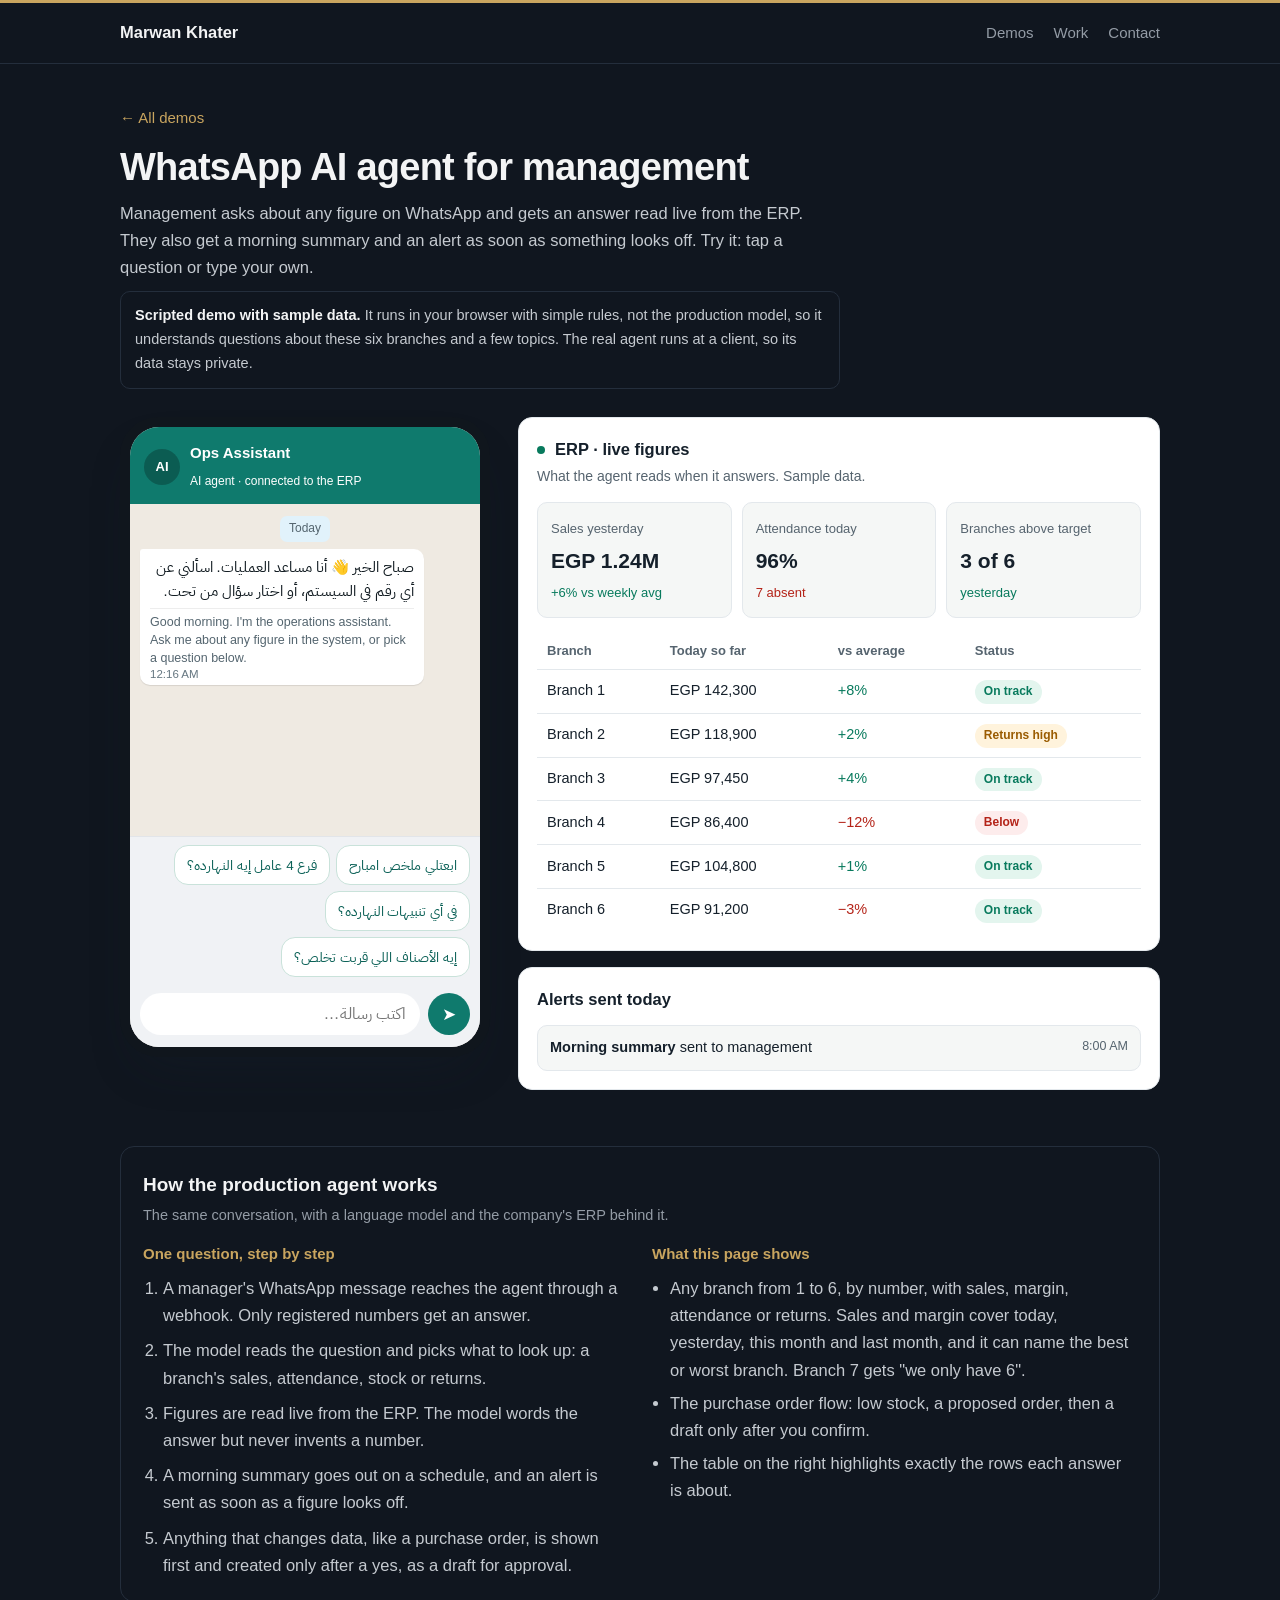
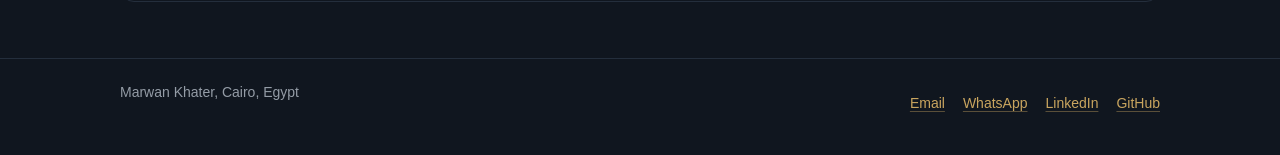
<file: demos/management-agent/index.html>
<!doctype html>
<html lang="en">
<head>
<meta charset="utf-8">
<meta name="viewport" content="width=device-width, initial-scale=1, viewport-fit=cover">
<title>WhatsApp AI agent for management (demo) | Marwan Khater</title>
<meta name="description" content="Management asks about any figure on WhatsApp and gets a live answer from the ERP. Interactive demo with sample data.">
<link rel="canonical" href="https://marwankhater.github.io/demos/management-agent/">
<meta name="theme-color" content="#10161F">
<meta property="og:type" content="website">
<meta property="og:title" content="WhatsApp AI agent for management (demo)">
<meta property="og:description" content="Management asks about any figure on WhatsApp and gets a live answer from the ERP. Interactive demo with sample data.">
<meta property="og:image" content="https://marwankhater.github.io/assets/og/mgmt.jpg">
<meta property="og:url" content="https://marwankhater.github.io/demos/management-agent/">
<meta name="twitter:card" content="summary_large_image">
<link rel="icon" href="data:image/svg+xml,%3Csvg xmlns='http://www.w3.org/2000/svg' viewBox='0 0 32 32'%3E%3Crect width='32' height='32' rx='7' fill='%2310161F'/%3E%3Ctext x='16' y='22' font-family='Arial,sans-serif' font-size='16' font-weight='700' fill='%23C9A55F' text-anchor='middle'%3EMK%3C/text%3E%3C/svg%3E">
<link rel="stylesheet" href="../../assets/style.css">
</head>
<body>
<header class="top"><div class="wrap">
  <a class="brand" href="../../">Marwan Khater</a>
  <nav class="nav" aria-label="Sections"><a href="../../#demos">Demos</a><a href="../../#work">Work</a><a href="../../#contact">Contact</a></nav>
</div></header>
<main class="wrap">
<div class="demo-head">
  <a class="back" href="../../#demos">← All demos</a>
  <h1>WhatsApp AI agent for management</h1>
  <p>Management asks about any figure on WhatsApp and gets an answer read live from the ERP. They also get a morning summary and an alert as soon as something looks off. Try it: tap a question or type your own.</p>
  <p class="scripted"><span><b>Scripted demo with sample data.</b> It runs in your browser with simple rules, not the production model, so it understands questions about these six branches and a few topics. The real agent runs at a client, so its data stays private.</span></p>
</div>
<div class="stage">
  <div class="phone" id="phone"><div class="screen">
    <div class="wa-bar"><div class="av">AI</div><div><b>Ops Assistant</b><small>AI agent · connected to the ERP</small></div></div>
    <div class="chat" aria-live="polite"></div>
    <div class="chips" hidden></div>
    <form class="input"><input id="msg" aria-label="Type a message" placeholder="اكتب رسالة…" autocomplete="off"><button aria-label="Send">➤</button></form>
  </div></div>
  <div>
    <div class="panel">
      <h2><span class="live"></span>ERP · live figures</h2>
      <p class="sub">What the agent reads when it answers. Sample data.</p>
      <div class="kpis">
        <div class="kpi" id="k-sales"><span>Sales yesterday</span><b>EGP 1.24M</b><small class="up">+6% vs weekly avg</small></div>
        <div class="kpi" id="k-att"><span>Attendance today</span><b>96%</b><small class="down">7 absent</small></div>
        <div class="kpi" id="k-target"><span>Branches above target</span><b>3 of 6</b><small class="up">yesterday</small></div>
      </div>
      <div class="tbl" tabindex="0" role="region" aria-label="Table, scrolls sideways"><table>
        <thead><tr><th>Branch</th><th>Today so far</th><th>vs average</th><th>Status</th></tr></thead>
        <tbody>
          <tr id="b1"><td>Branch 1</td><td>EGP 142,300</td><td class="up">+8%</td><td><span class="pill ok">On track</span></td></tr>
          <tr id="b2"><td>Branch 2</td><td>EGP 118,900</td><td class="up">+2%</td><td><span class="pill warn" id="b2s">Returns high</span></td></tr>
          <tr id="b3"><td>Branch 3</td><td>EGP 97,450</td><td class="up">+4%</td><td><span class="pill ok">On track</span></td></tr>
          <tr id="b4"><td>Branch 4</td><td>EGP 86,400</td><td class="down">−12%</td><td><span class="pill bad">Below</span></td></tr>
          <tr id="b5"><td>Branch 5</td><td>EGP 104,800</td><td class="up">+1%</td><td><span class="pill ok">On track</span></td></tr>
          <tr id="b6"><td>Branch 6</td><td>EGP 91,200</td><td class="down">−3%</td><td><span class="pill ok">On track</span></td></tr>
        </tbody>
      </table></div>
    </div>
    <div class="panel">
      <h2>Alerts sent today</h2>
      <ul class="events" id="alerts"><li><span class="when">8:00 AM</span><b>Morning summary</b> sent to management</li></ul>
    </div>
  </div>
</div>
<section class="how" aria-labelledby="how-h">
  <h2 id="how-h">How the production agent works</h2>
  <p>The same conversation, with a language model and the company's ERP behind it.</p>
  <div class="split">
    <div>
      <h3>One question, step by step</h3>
      <ol>
        <li>A manager's WhatsApp message reaches the agent through a webhook. Only registered numbers get an answer.</li>
        <li>The model reads the question and picks what to look up: a branch's sales, attendance, stock or returns.</li>
        <li>Figures are read live from the ERP. The model words the answer but never invents a number.</li>
        <li>A morning summary goes out on a schedule, and an alert is sent as soon as a figure looks off.</li>
        <li>Anything that changes data, like a purchase order, is shown first and created only after a yes, as a draft for approval.</li>
      </ol>
    </div>
    <div>
      <h3>What this page shows</h3>
      <ul>
        <li>Any branch from 1 to 6, by number, with sales, margin, attendance or returns. Sales and margin cover today, yesterday, this month and last month, and it can name the best or worst branch. Branch 7 gets "we only have 6".</li>
        <li>The purchase order flow: low stock, a proposed order, then a draft only after you confirm.</li>
        <li>The table on the right highlights exactly the rows each answer is about.</li>
      </ul>
    </div>
  </div>
</section>
</main>
<footer class="site"><div class="wrap">
  <span>Marwan Khater, Cairo, Egypt</span>
  <span class="links"><a href="mailto:marwanashraf410@gmail.com">Email</a><a href="https://wa.me/201202853088">WhatsApp</a><a href="https://www.linkedin.com/in/marwan-khater-811660219/">LinkedIn</a><a href="https://github.com/Marwankhater">GitHub</a></span>
</div></footer>
<script src="../../assets/chat.js"></script>
<script>
const { has, num, NUM, egp, time } = DemoText;
// Sample data. The numbers agree with the panel on the right.
const B = {
  1: { sales: 142300, vs: 8, status: 'On track', absent: 1, margin: 24.1 },
  2: { sales: 118900, vs: 2, status: 'Returns high', absent: 3, margin: 21.8 },
  3: { sales: 97450, vs: 4, status: 'On track', absent: 0, margin: 23.5 },
  4: { sales: 86400, vs: -12, status: 'Below', absent: 0, margin: 19.2 },
  5: { sales: 104800, vs: 1, status: 'On track', absent: 2, margin: 22.7 },
  6: { sales: 91200, vs: -3, status: 'On track', absent: 1, margin: 22.0 },
};
const LOW = [
  { ar: 'مياه 1.5 لتر', en: 'Water 1.5 L', branch: 4, left: 18, reorder: 60, qty: 240 },
  { ar: 'زيت 1 لتر', en: 'Oil 1 L', branch: 2, left: 9, reorder: 30, qty: 120 },
  { ar: 'سكر 1 كيلو', en: 'Sugar 1 kg', branch: 6, left: 22, reorder: 50, qty: 200 },
];
const S = { last: null, poDraft: false, po: null, ctx: null };
const pct = v => (v > 0 ? '+' : v < 0 ? '−' : '') + Math.abs(v) + '%';
const STATUS_AR = { 'On track': 'ماشي كويس', 'Returns high': 'المرتجعات عالية', Below: 'أقل من المتوقع' };
const money = n => n.toLocaleString('en-US');
const r1 = v => Math.round(v * 10 + 1e-9) / 10;

// Every period is worked out from the table above, so the answers always agree with each other:
// yesterday's EGP 1.24M (the panel's KPI) is split by each branch's share of today's sales;
// that was 6% over the weekly average, which gives a normal day, and 30 normal days make last
// month. This month is the normal days already closed plus today so far.
const YESTERDAY_TOTAL = 1240000;
const TODAY_TOTAL = Object.values(B).reduce((a, b) => a + b.sales, 0);
const DAY_OF_MONTH = new Date().getDate();
Object.entries(B).forEach(([n, b]) => {
  b.yesterday = Math.round(YESTERDAY_TOTAL * b.sales / TODAY_TOTAL / 50) * 50;
  const normal = b.yesterday / 1.06;
  b.lastMonth = Math.round(normal * 30 / 1000) * 1000;
  b.thisMonth = Math.round(normal * (DAY_OF_MONTH - 1) / 1000) * 1000 + b.sales;
  b.m = { lastMonth: b.margin, thisMonth: r1(b.margin + b.vs / 20) };
  b.m.today = r1(b.m.thisMonth + b.vs / 40);
  b.m.yesterday = r1(b.m.thisMonth + ((n * 7) % 5 - 2) / 10);
});
// Rounding leaves branch 6 to close the gap, so the six still add up to the KPI exactly.
B[6].yesterday += YESTERDAY_TOTAL - Object.values(B).reduce((a, b) => a + b.yesterday, 0);
const SALES = { today: b => b.sales, yesterday: b => b.yesterday, thisMonth: b => b.thisMonth, lastMonth: b => b.lastMonth };
const WHEN = {
  today: { ar: 'النهارده لحد دلوقتي', en: 'today so far' },
  yesterday: { ar: 'امبارح', en: 'yesterday' },
  thisMonth: { ar: 'من أول الشهر لحد دلوقتي', en: 'this month so far' },
  lastMonth: { ar: 'الشهر اللي فات', en: 'last month' },
};

function branches(t) {
  const out = new Set();
  const re = new RegExp('(?:فرع|الفرع|branch)\\s*(?:رقم\\s*|no\\.?\\s*|#\\s*)?' + NUM + '(?![\\d\\p{L}])', 'gu');
  for (const m of t.matchAll(re)) out.add(num(m[1]));
  return [...out];
}
function metric(t) {
  if (has(t, /غياب|غايب|حضور|موظف|attendance|absen/)) return 'att';
  if (has(t, /هامش|ربح|مكسب|margin|profit/)) return 'margin';
  if (has(t, /مرتجع|returns?\b/)) return 'returns';
  if (has(t, /مبيعات|بيع|باع|ايراد|دخل|sales|sold|revenue|turnover/)) return 'sales';
  return null;
}
function period(t) {
  if (has(t, /اول امبارح|اول امس|day before yesterday/)) return 'older';
  if (has(t, /امبارح|مبارح|امس|yesterday/)) return 'yesterday';
  if (has(t, /الشهر (?:اللي|الي|اللى)? ?فات|الشهر الماضي|الشهر السابق|الشهر القديم|last month|previous month|past month/)) return 'lastMonth';
  if (has(t, /الشهر|شهر ده|this month|month to date|mtd/)) return 'thisMonth';
  if (has(t, /النهارده|النهاردا|انهارده|اليوم|today|so far/)) return 'today';
  return null;
}
const OLDER = { ar: 'قدامي في الديمو ده أرقام النهارده وامبارح والشهر ده والشهر اللي فات بس.', en: 'In this demo I have today, yesterday, this month and last month only.' };
const TODAY_ONLY = { ar: 'الرقم ده عندي للنهارده بس. ', en: 'I only keep this one for today. ' };

function branchAnswer(n, m, p) {
  const b = B[n];
  if (m === 'att' || m === 'returns') {
    const pre = p && p !== 'today' ? TODAY_ONLY : { ar: '', en: '' };
    const r = m === 'att'
      ? { ar: `فرع ${n}: ${b.absent ? b.absent + ' غياب النهارده' : 'مفيش غياب النهارده'}.`, en: `Branch ${n}: ${b.absent ? b.absent + ' absent today' : 'nobody absent today'}.` }
      : n === 2
        ? { ar: 'مرتجعات فرع 2 النهارده 3 أضعاف المعتاد: 14 مرتجع بـ 6,350 جنيه، 11 منهم على كاشير 3 بعد الساعة 2.', en: 'Branch 2 returns are 3× normal today: 14 returns worth EGP 6,350, 11 of them on till 3 after 2 PM.' }
        : { ar: `مرتجعات فرع ${n} في المعدل الطبيعي النهارده.`, en: `Branch ${n} returns are normal today.` };
    return { ar: pre.ar + r.ar, en: pre.en + r.en };
  }
  if (m === 'margin') {
    const q = p || 'lastMonth';
    return { ar: `هامش الربح الإجمالي لفرع ${n} ${WHEN[q].ar}: ${b.m[q]}%.`, en: `Branch ${n} gross margin ${WHEN[q].en}: ${b.m[q]}%.` };
  }
  if (p && p !== 'today') {
    const v = SALES[p](b);
    return {
      ar: { yesterday: `مبيعات فرع ${n} امبارح ${money(v)} جنيه.`, thisMonth: `مبيعات فرع ${n} من أول الشهر لحد دلوقتي ${money(v)} جنيه.`, lastMonth: `مبيعات فرع ${n} الشهر اللي فات ${money(v)} جنيه.` }[p],
      en: `Branch ${n} sales ${WHEN[p].en}: ${egp(v)}.`,
    };
  }
  const extra = n === 4 ? '\nأغلب النقص في المشروبات، والمياه 1.5 لتر قربت تخلص.' : '';
  return {
    ar: `فرع ${n} لحد دلوقتي ${b.sales.toLocaleString('en-US')} جنيه، ${b.vs >= 0 ? 'أعلى' : 'أقل'} من متوسطه بـ ${Math.abs(b.vs)}%. الحالة: ${STATUS_AR[b.status]}.${extra}`,
    en: `Branch ${n} so far today: ${egp(b.sales)}, ${pct(b.vs)} vs its average. Status: ${b.status}.${n === 4 ? ' Most of the gap is drinks; 1.5 L water is running low.' : ''}`,
  };
}
// Best or worst branch by the figure that was asked about, for the period asked about.
function rank(best, m, p) {
  const ids = Object.keys(B).map(Number);
  if (m === 'att' || m === 'returns') {
    const n = 2; // most absences and the returns alert are both branch 2
    const pre = p && p !== 'today' ? TODAY_ONLY : { ar: '', en: '' };
    if (best) {
      const r = m === 'att' ? { ar: 'أحسن حضور النهارده في فرع 3 وفرع 4: مفيش غياب.', en: 'Best attendance today: branches 3 and 4, nobody absent.' } : { ar: 'كل الفروع مرتجعاتها طبيعية النهارده ما عدا فرع 2.', en: 'Returns are normal today in every branch except branch 2.' };
      return { ar: pre.ar + r.ar, en: pre.en + r.en, effect: { rows: m === 'att' ? [3, 4] : [2] } };
    }
    const r = m === 'att' ? { ar: 'أكتر غياب النهارده في فرع 2: 3 غياب.', en: 'Most absences today: branch 2, with 3 absent.' } : branchAnswer(2, 'returns');
    return { ar: pre.ar + r.ar, en: pre.en + r.en, effect: { rows: [n] } };
  }
  const q = p || (m === 'margin' ? 'lastMonth' : 'today');
  const val = m === 'margin' ? (b => b.m[q]) : SALES[q];
  const sorted = ids.slice().sort((x, y) => val(B[y]) - val(B[x]));
  const n = best ? sorted[0] : sorted[sorted.length - 1];
  const v = val(B[n]);
  const shown = m === 'margin' ? v + '%' : null;
  const head = best ? { ar: 'أعلى', en: 'Best' } : { ar: 'أقل', en: 'Lowest' };
  if (m === 'margin') return {
    ar: `${head.ar} هامش ربح ${WHEN[q].ar} في فرع ${n}: ${shown}.`,
    en: `${head.en} gross margin ${WHEN[q].en}: branch ${n}, ${shown}.`, effect: { rows: [n] },
  };
  if (q === 'today') {
    const b = B[n];
    return { ar: `${head.ar} فرع في المبيعات النهارده فرع ${n}: ${money(b.sales)} جنيه (${pct(b.vs)} عن متوسطه).${n === 4 ? '\nأغلب النقص في المشروبات، والمياه 1.5 لتر قربت تخلص.' : ''}`, en: `${head.en} sales today: branch ${n}, ${egp(b.sales)} (${pct(b.vs)} vs its average).${n === 4 ? ' Most of the gap is drinks; 1.5 L water is running low.' : ''}`, effect: { rows: [n] } };
  }
  return { ar: `${head.ar} فرع في المبيعات ${WHEN[q].ar} فرع ${n}: ${money(v)} جنيه.`, en: `${head.en} sales ${WHEN[q].en}: branch ${n}, ${egp(v)}.`, effect: { rows: [n] } };
}
// All six branches together for one period.
function totalAnswer(m, p) {
  const ids = Object.keys(B);
  if (m === 'margin') {
    const q = p || 'lastMonth';
    const w = q === 'today' ? b => b.sales : SALES[q];
    const avg = r1(ids.reduce((a, n) => a + B[n].m[q] * w(B[n]), 0) / ids.reduce((a, n) => a + w(B[n]), 0));
    return { ar: `هامش الربح الإجمالي للست فروع ${WHEN[q].ar}: ${avg}%. اسألني عن أي فرع بالرقم.`, en: `Gross margin across the six branches ${WHEN[q].en}: ${avg}%. Ask about any branch by number.`, effect: { rows: ids.map(Number) } };
  }
  const q = p || 'today';
  if (q === 'today') return { ar: `مبيعات النهارده لحد دلوقتي ${money(TODAY_TOTAL)} جنيه في الست فروع. اسألني عن أي فرع بالرقم.`, en: `Sales so far today: ${egp(TODAY_TOTAL)} across the six branches. Ask about any branch by number.`, effect: { kpis: ['k-sales'] } };
  const v = ids.reduce((a, n) => a + SALES[q](B[n]), 0);
  const extra = q === 'yesterday' ? { ar: ' (+6% عن متوسط الأسبوع)', en: ' (+6% vs the weekly average)' } : { ar: '', en: '' };
  return { ar: `مبيعات الست فروع ${WHEN[q].ar}: ${money(v)} جنيه${extra.ar}. اسألني عن أي فرع بالرقم.`, en: `Sales across the six branches ${WHEN[q].en}: ${egp(v)}${extra.en}. Ask about any branch by number.`, effect: q === 'yesterday' ? { kpis: ['k-sales'] } : { rows: ids.map(Number) } };
}

function respond(raw, t) {
  const yes = has(t, /(?:^|\s)(اه|ايوه|ايوا|تمام|ماشي|اكد|موافق|ابعت|جهز|yes|ok|confirm)(?=$|\s|[.!،,؟?])/);
  const no = has(t, /(?:^|\s)(لا|لأ|مش دلوقتي|بلاش|no)(?=$|\s|[.!،,؟?])/);

  if (S.last === 'po-confirm' && (yes || no)) {
    S.last = null;
    if (no) { S.poDraft = false; return [{ ar: 'تمام، مش هعمل الطلب.', en: 'OK, no purchase order.' }]; }
    S.po = 'PO-0457';
    return [{ ar: `✅ اتعمل طلب شراء ${S.po} كمسودة في السيستم، مستني موافقة مدير المشتريات. مفيش حاجة اتبعتت للمورد.`, en: `Purchase order ${S.po} created as a draft in the ERP, waiting for the purchasing manager's approval. Nothing was sent to the supplier.`, effect: 'po' }];
  }
  if (S.last === 'stock' && yes) {
    S.last = 'po-confirm'; S.poDraft = true;
    return [{ ar: 'ده الطلب اللي هعمله:\n' + LOW.map(i => `• ${i.ar} لفرع ${i.branch}: ${i.qty}`).join('\n') + '\nأأكد وأعمله في السيستم؟', en: 'Draft: ' + LOW.map(i => `${i.en} for branch ${i.branch}: ${i.qty}`).join(' · ') + '. Confirm and create it in the ERP?' }];
  }
  if (S.last === 'alerts' && (yes || has(t, /تفاصيل|details/))) {
    S.last = null;
    return [{ ar: 'تفاصيل مرتجعات فرع 2:\n• 14 مرتجع النهارده، المعتاد 4 أو 5\n• 11 منهم على كاشير 3 بعد الساعة 2\n• القيمة 6,350 جنيه\nبعتّ التفاصيل لمدير الفرع.', en: 'Branch 2 returns: 14 today against a usual 4 or 5; 11 on till 3 after 2 PM; EGP 6,350. Details sent to the branch manager.', effect: 'details' }];
  }

  let list = branches(t);
  let m = metric(t);
  let p = period(t);
  let best = has(t, /احسن|اعلي|اكبر|اكتر فرع|\b(?:best|top|highest|most)\b/);
  let worst = has(t, /اقل|اسوا|اضعف|اوحش|اصغر|\b(?:worst|lowest|least|weakest)\b/);
  if (m === 'att' && (best || worst)) { // "most absences" is the worst attendance
    worst = has(t, /اكتر|اكبر|اعلي|اسوا|اوحش|\b(?:most|highest|worst)\b/); best = !worst;
  }
  // Follow-ups such as "وامبارح؟", "and last month?" or "and branch 5?" keep the rest of the last question.
  const otherTopic = has(t, /تنبيه|مشاكل|مشكله|alert|مخزون|نواقص|خلص|stock|reorder|ملخص|summary|شكرا|thanks/);
  const followUp = S.ctx && !otherTopic && (has(t, /^\s*(?:و|طب|طيب|and\b|what about|how about)/) || (!list.length && !m && p));
  if (followUp && !best && !worst && !list.length && S.ctx.rank) {
    // "worst branch" then "and last month?" ranks again for the new period or figure.
    best = S.ctx.rank === 'best'; worst = !best; m = m || S.ctx.m; p = p || S.ctx.p;
  } else if (followUp && !best && !worst) {
    if (!list.length && !m && p) list = S.ctx.list;
    if (!m) m = S.ctx.m;
    if (!p && list.length) p = S.ctx.p;
  }
  if (p === 'older' && (list.length || m || best || worst)) return [OLDER];

  if (list.length) {
    const bad = list.filter(n => !B[n]);
    if (bad.length) return [{ ar: `عندنا 6 فروع بس، من 1 لـ 6. فرع ${bad.join(' و')} مش موجود.`, en: `There are only 6 branches, 1 to 6. Branch ${bad.join(' and ')} does not exist.` }];
    m = m || 'sales'; S.last = 'branch'; S.ctx = { list, m, p };
    if (list.length > 1) {
      const rows = list.map(n => branchAnswer(n, m, p));
      return [{ ar: rows.map(r => r.ar).join('\n'), en: rows.map(r => r.en).join(' '), effect: { rows: list } }];
    }
    return [{ ...branchAnswer(list[0], m, p), effect: { rows: list } }];
  }
  if (best || worst) {
    m = m || 'sales'; S.last = 'branch';
    const r = rank(best && !worst, m, p);
    S.ctx = { list: r.effect.rows.slice(0, 1), m, p, rank: best && !worst ? 'best' : 'worst' };
    return [r];
  }
  if (has(t, /فرع|branch/) && !m && !p) return [{ ar: 'أنهي فرع؟ عندنا 6 فروع، من 1 لـ 6.', en: 'Which branch? There are six, numbered 1 to 6.' }];
  if ((m === 'sales' || m === 'margin') || (followUp && S.ctx && !S.ctx.list.length && p)) {
    m = m || S.ctx.m; S.last = null; S.ctx = { list: [], m, p };
    return [totalAnswer(m, p)];
  }

  if (has(t, /ملخص|summary/) || (p === 'yesterday' && !m)) {
    S.last = 'summary'; S.ctx = { list: [], m: 'sales', p: 'yesterday' };
    return [{ ar: 'ملخص امبارح:\n• المبيعات: 1.24 مليون جنيه (+6% عن متوسط الأسبوع)\n• 3 فروع من 6 فوق التارجت\n• الحضور: 95%', en: "Yesterday: sales EGP 1.24M (+6% vs the weekly average), 3 of 6 branches above target, attendance 95%.", effect: { kpis: ['k-sales', 'k-target'] } }];
  }
  if (p === 'older') return [OLDER];
  if (has(t, /تنبيه|مشاكل|مشكله|حاجه غريبه|alert/)) {
    S.last = 'alerts';
    return [{ ar: '⚠️ مرتجعات فرع 2 النهارده 3 أضعاف المعتاد، أغلبها على كاشير واحد بعد الساعة 2. أبعتلك التفاصيل؟', en: 'Branch 2 returns are 3× normal today, mostly on one till after 2 PM. Want the details?', alert: true, effect: { rows: [2], alert: true } }];
  }
  if (has(t, /غياب|غايب|حضور|attendance|absen/)) {
    S.last = null; S.ctx = { list: [], m: 'att', p: 'today' };
    return [{ ar: 'الحضور النهارده 96%. فيه 7 غياب: 3 في فرع 2، و2 في فرع 5، وواحد في فرع 1، وواحد في فرع 6. 4 منهم عندهم إجازة متسجلة.', en: 'Attendance today is 96%. 7 absent: 3 in branch 2, 2 in branch 5, 1 in branch 1, 1 in branch 6. Four have approved leave.', effect: { kpis: ['k-att'] } }];
  }
  if (has(t, /مخزون|نواقص|خلص|قرب يخلص|stock|reorder/)) {
    S.last = 'stock';
    return [{ ar: 'فيه 3 أصناف تحت حد الطلب:\n' + LOW.map(i => `• ${i.ar} في فرع ${i.branch}: فاضل ${i.left}، حد الطلب ${i.reorder}`).join('\n') + '\nأجهزلك طلب شراء ليهم؟', en: 'Three items are below reorder level: ' + LOW.map(i => `${i.en} in branch ${i.branch} (${i.left} left, reorder at ${i.reorder})`).join('; ') + '. Shall I prepare a purchase order?', effect: { rows: [4, 2, 6] } }];
  }
  if (has(t, /شكرا|thanks/)) return [{ ar: 'العفو 🙏', en: "You're welcome." }];
  return [{ ar: 'مش متأكد إني فهمت. جرّب تسأل عن فرع بالرقم (زي "فرع 3 هامش الربح")، أو عن الملخص، أو التنبيهات، أو الغياب، أو المخزون.', en: 'I am not sure I understood. Ask about a branch by number (for example "branch 3 margin"), or the summary, alerts, attendance or stock.' }];
}

function chips() {
  if (S.last === 'po-confirm') return [{ ar: 'أيوه، أكّد', en: 'Yes, confirm' }, { ar: 'لا، مش دلوقتي', en: 'No, not now' }];
  if (S.last === 'stock') return [{ ar: 'أيوه، جهّزه', en: 'Yes, prepare it' }, { ar: 'فرع 4 عامل إيه؟', en: 'How is branch 4 doing?' }];
  if (S.last === 'alerts') return [{ ar: 'أيوه، ابعت التفاصيل', en: 'Yes, send the details' }, { ar: 'مين غايب النهارده؟', en: 'Who is absent today?' }];
  return [
    { ar: 'ابعتلي ملخص امبارح', en: "Send me yesterday's summary" },
    { ar: 'فرع 4 عامل إيه النهارده؟', en: 'How is branch 4 doing today?' },
    { ar: 'في أي تنبيهات النهارده؟', en: 'Any alerts today?' },
    { ar: 'إيه الأصناف اللي قربت تخلص؟', en: 'Which items are running low?' },
  ];
}

function hl(ids) {
  document.querySelectorAll('.hl').forEach(e => e.classList.remove('hl'));
  ids.forEach((id, i) => { const e = document.getElementById(id); if (e) { e.classList.add('hl'); if (i === 0) e.scrollIntoView({ block: 'nearest', behavior: 'smooth' }); } });
}
function log(title, text) {
  const li = document.createElement('li');
  li.innerHTML = '<span class="when"></span><b></b> ';
  li.querySelector('.when').textContent = time();
  li.querySelector('b').textContent = title; li.append(text);
  li.classList.add('flash');
  document.getElementById('alerts').prepend(li);
}
function fx(e) {
  if (e === 'po') { hl([]); log('Purchase order PO-0457', 'drafted in the ERP, waiting for approval'); return; }
  if (e === 'details') { log('Returns details', 'sent to the branch 2 manager'); return; }
  if (e.rows) hl(e.rows.map(n => 'b' + n));
  if (e.kpis) hl(e.kpis);
  if (e.alert) log('Returns alert', 'Branch 2 · 3× the usual returns');
}

mountChat(document.getElementById('phone'), {
  day: 'Today',
  intro: [{ ar: 'صباح الخير 👋 أنا مساعد العمليات. اسألني عن أي رقم في السيستم، أو اختار سؤال من تحت.', en: "Good morning. I'm the operations assistant. Ask me about any figure in the system, or pick a question below.", delay: 700 }],
  respond, chips, onEffect: fx,
});
</script>
</body>
</html>
</file>
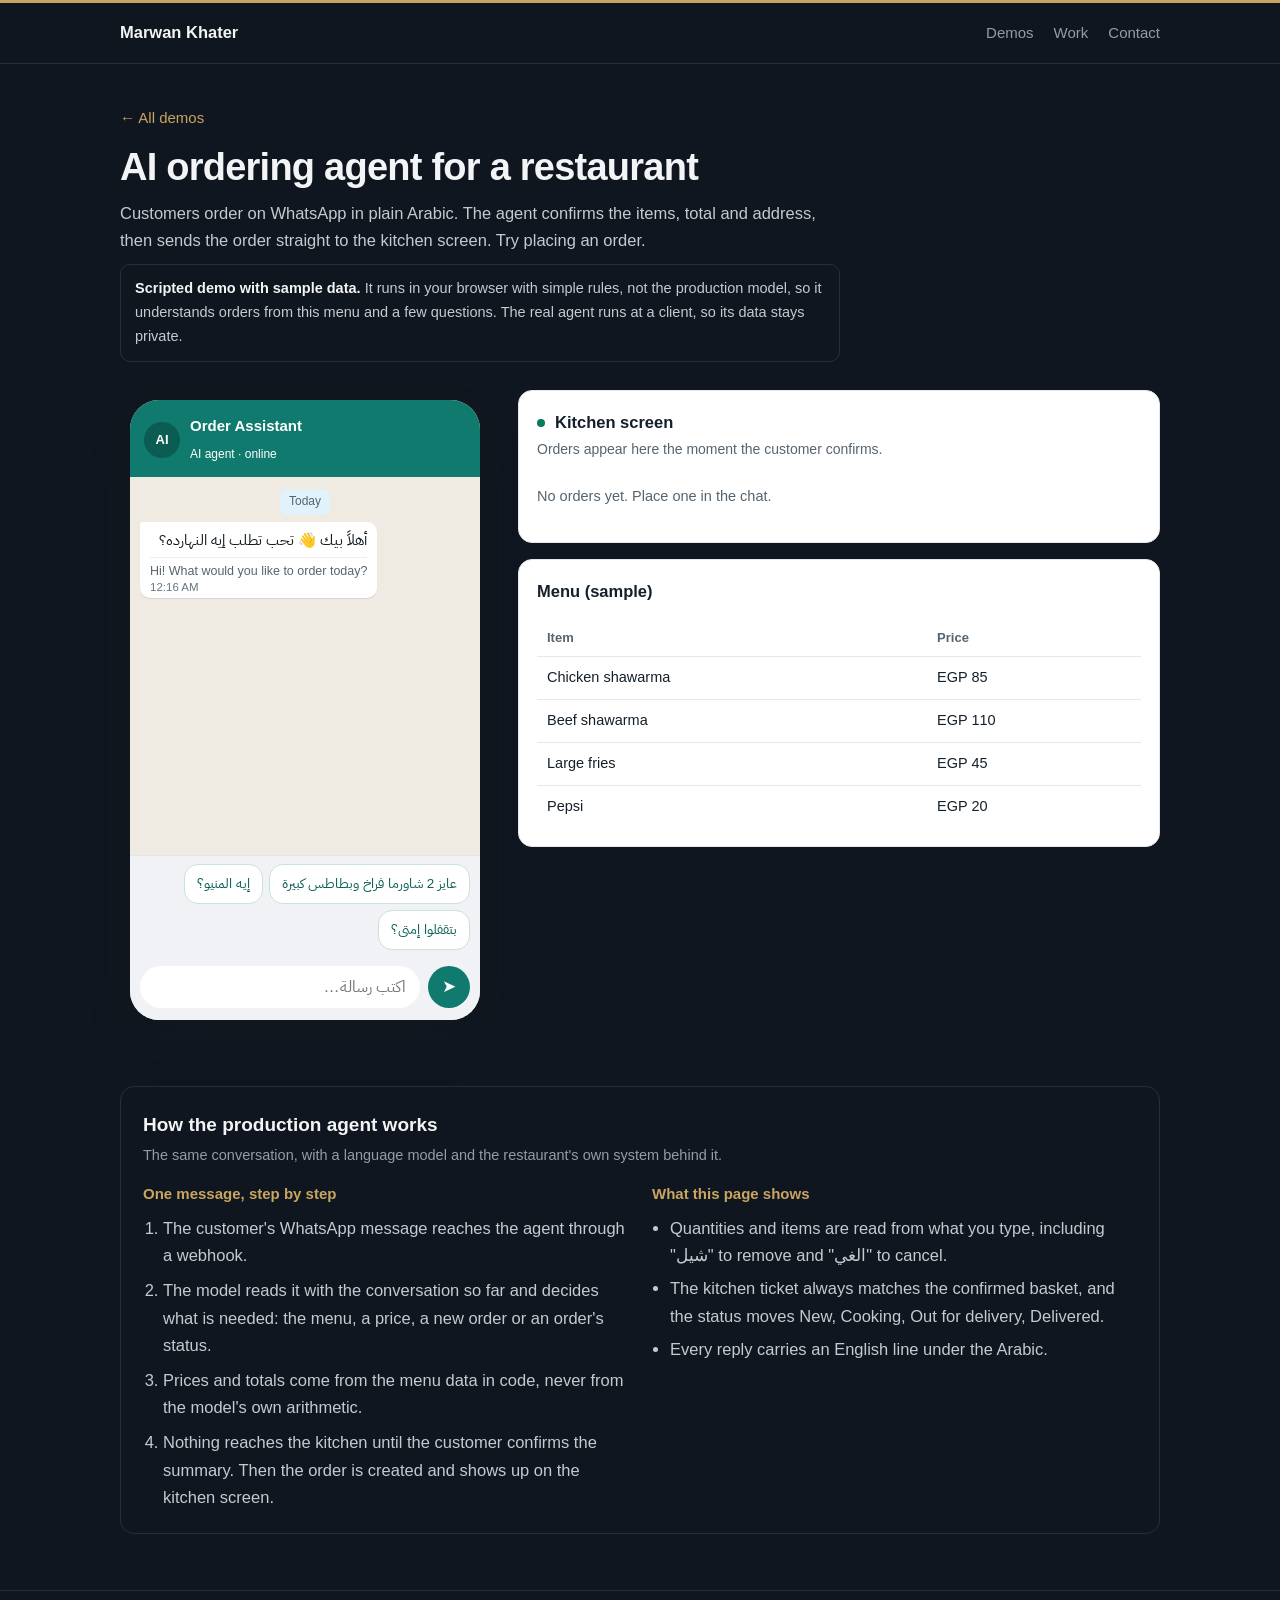
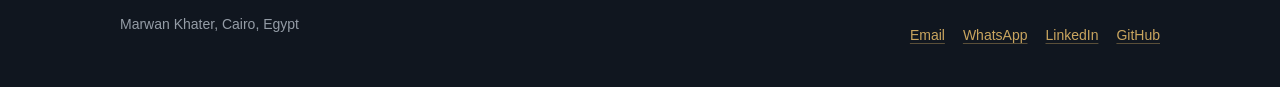
<file: demos/restaurant-agent/index.html>
<!doctype html>
<html lang="en">
<head>
<meta charset="utf-8">
<meta name="viewport" content="width=device-width, initial-scale=1, viewport-fit=cover">
<title>AI ordering agent for a restaurant (demo) | Marwan Khater</title>
<meta name="description" content="Customers order on WhatsApp in plain Arabic and the order goes straight to the kitchen. Interactive demo with sample data.">
<link rel="canonical" href="https://marwankhater.github.io/demos/restaurant-agent/">
<meta name="theme-color" content="#10161F">
<meta property="og:type" content="website">
<meta property="og:title" content="AI ordering agent for a restaurant (demo)">
<meta property="og:description" content="Customers order on WhatsApp in plain Arabic and the order goes straight to the kitchen. Interactive demo with sample data.">
<meta property="og:image" content="https://marwankhater.github.io/assets/og/restaurant.jpg">
<meta property="og:url" content="https://marwankhater.github.io/demos/restaurant-agent/">
<meta name="twitter:card" content="summary_large_image">
<link rel="icon" href="data:image/svg+xml,%3Csvg xmlns='http://www.w3.org/2000/svg' viewBox='0 0 32 32'%3E%3Crect width='32' height='32' rx='7' fill='%2310161F'/%3E%3Ctext x='16' y='22' font-family='Arial,sans-serif' font-size='16' font-weight='700' fill='%23C9A55F' text-anchor='middle'%3EMK%3C/text%3E%3C/svg%3E">
<link rel="stylesheet" href="../../assets/style.css">
</head>
<body>
<header class="top"><div class="wrap">
  <a class="brand" href="../../">Marwan Khater</a>
  <nav class="nav" aria-label="Sections"><a href="../../#demos">Demos</a><a href="../../#work">Work</a><a href="../../#contact">Contact</a></nav>
</div></header>
<main class="wrap">
<div class="demo-head">
  <a class="back" href="../../#demos">← All demos</a>
  <h1>AI ordering agent for a restaurant</h1>
  <p>Customers order on WhatsApp in plain Arabic. The agent confirms the items, total and address, then sends the order straight to the kitchen screen. Try placing an order.</p>
  <p class="scripted"><span><b>Scripted demo with sample data.</b> It runs in your browser with simple rules, not the production model, so it understands orders from this menu and a few questions. The real agent runs at a client, so its data stays private.</span></p>
</div>
<div class="stage">
  <div class="phone" id="phone"><div class="screen">
    <div class="wa-bar"><div class="av">AI</div><div><b>Order Assistant</b><small>AI agent · online</small></div></div>
    <div class="chat" aria-live="polite"></div>
    <div class="chips" hidden></div>
    <form class="input"><input id="msg" aria-label="Type a message" placeholder="اكتب رسالة…" autocomplete="off"><button aria-label="Send">➤</button></form>
  </div></div>
  <div>
    <div class="panel">
      <h2><span class="live"></span>Kitchen screen</h2>
      <p class="sub">Orders appear here the moment the customer confirms.</p>
      <ul class="events" id="tickets"></ul>
      <p class="empty" id="noTickets">No orders yet. Place one in the chat.</p>
    </div>
    <div class="panel">
      <h2>Menu (sample)</h2>
      <div class="tbl" tabindex="0" role="region" aria-label="Table, scrolls sideways"><table>
        <thead><tr><th>Item</th><th>Price</th></tr></thead>
        <tbody>
          <tr><td>Chicken shawarma</td><td>EGP 85</td></tr>
          <tr><td>Beef shawarma</td><td>EGP 110</td></tr>
          <tr><td>Large fries</td><td>EGP 45</td></tr>
          <tr><td>Pepsi</td><td>EGP 20</td></tr>
        </tbody>
      </table></div>
    </div>
  </div>
</div>
<section class="how" aria-labelledby="how-h">
  <h2 id="how-h">How the production agent works</h2>
  <p>The same conversation, with a language model and the restaurant's own system behind it.</p>
  <div class="split">
    <div>
      <h3>One message, step by step</h3>
      <ol>
        <li>The customer's WhatsApp message reaches the agent through a webhook.</li>
        <li>The model reads it with the conversation so far and decides what is needed: the menu, a price, a new order or an order's status.</li>
        <li>Prices and totals come from the menu data in code, never from the model's own arithmetic.</li>
        <li>Nothing reaches the kitchen until the customer confirms the summary. Then the order is created and shows up on the kitchen screen.</li>
      </ol>
    </div>
    <div>
      <h3>What this page shows</h3>
      <ul>
        <li>Quantities and items are read from what you type, including "شيل" to remove and "الغي" to cancel.</li>
        <li>The kitchen ticket always matches the confirmed basket, and the status moves New, Cooking, Out for delivery, Delivered.</li>
        <li>Every reply carries an English line under the Arabic.</li>
      </ul>
    </div>
  </div>
</section>
</main>
<footer class="site"><div class="wrap">
  <span>Marwan Khater, Cairo, Egypt</span>
  <span class="links"><a href="mailto:marwanashraf410@gmail.com">Email</a><a href="https://wa.me/201202853088">WhatsApp</a><a href="https://www.linkedin.com/in/marwan-khater-811660219/">LinkedIn</a><a href="https://github.com/Marwankhater">GitHub</a></span>
</div></footer>
<script src="../../assets/chat.js"></script>
<script>
const { has, num, NUM, egp, time } = DemoText;
const MENU = {
  chicken: { ar: 'شاورما فراخ', en: 'Chicken shawarma', price: 85 },
  beef: { ar: 'شاورما لحمة', en: 'Beef shawarma', price: 110 },
  fries: { ar: 'بطاطس كبيرة', en: 'Large fries', price: 45 },
  pepsi: { ar: 'بيبسي', en: 'Pepsi', price: 20 },
};
const S = { cart: {}, pendingShawarma: 0, orders: [], nextId: 1042 };

// Reads "2 شاورما فراخ وبيبسي" or "2 chicken shawarma and a pepsi" word by word.
// A number waits for the next item. A shawarma takes the type written right before or after it;
// a type on its own ("فراخ") counts as a shawarma of that type and first answers any shawarmas
// still waiting for a type (`open`, from this message or an earlier question).
// Returns {found: {item: qty}, untyped, shawarma: true when the word shawarma appears}.
const WORD = {
  shawarma: /^(?:و|ب)?(?:ال)?(?:شاورما|شاورمه|شورما|shawarmas?|shawermas?)$/,
  chicken: /^(?:و|ب)?(?:ال)?(?:فراخ|فرخه|دجاج|chicken)$/,
  beef: /^(?:و|ب)?(?:ال)?(?:لحمه|لحم|beef|meat)$/,
  fries: /^(?:و|ب)?(?:ال)?(?:بطاطس|بطاطا|فرايز|fries|chips)$/,
  pepsi: /^(?:و|ب)?(?:ال)?(?:بيبسي|بيبس|كولا|pepsis?|cola|cokes?)$/,
};
const kindOf = w => Object.keys(WORD).find(k => WORD[k].test(w)) || null;
const qtyOf = w => num(w) || (/^و./.test(w) && num(w.slice(1)));
const isType = k => k === 'chicken' || k === 'beef';
function parseItems(t, open = 0) {
  const words = t.split(/[^\p{L}\p{N}]+/u).filter(Boolean);
  const found = {}; let untyped = 0; let q = null; let shawarma = false;
  const held = new Set(); // type words waiting for the shawarma right after them
  const used = new Set(); // type words already taken by the shawarma right before them
  const add = (k, n) => { found[k] = (found[k] || 0) + n; };
  const take = () => { const n = q; q = null; return n; };
  words.forEach((w, i) => {
    if (used.has(i)) return;
    const dual = /^شاورمت(?:ين|ان)$/.test(w);
    const k = dual ? 'shawarma' : kindOf(w);
    if (!k) { const n = qtyOf(w); if (n) q = n; return; }
    const next = kindOf(words[i + 1] || '');
    if (k === 'shawarma') {
      shawarma = true;
      const n = (dual ? 2 : take()) || 1;
      if (held.has(i - 1)) add(kindOf(words[i - 1]), n);
      else if (isType(next)) { add(next, n); used.add(i + 1); }
      else { untyped += n; open += n; }
      return;
    }
    // "chicken shawarma": the number stays for the shawarma word right after.
    if (isType(k) && (next === 'shawarma' || /^شاورمت/.test(words[i + 1] || ''))) { held.add(i); return; }
    let n = take();
    if (isType(k) && open > 0) {
      if (!n) n = open; // "فراخ" alone answers every shawarma still waiting for a type
      const answered = Math.min(n, open); open -= answered; untyped = Math.max(0, untyped - answered);
    }
    add(k, n || 1);
  });
  return { found, untyped, shawarma, open };
}
function cartLines() {
  return Object.entries(S.cart).filter(([, q]) => q > 0).map(([k, q]) => ({ k, q, price: q * MENU[k].price }));
}
function total() { return cartLines().reduce((a, l) => a + l.price, 0); }
function summary() {
  const lines = cartLines();
  return {
    ar: lines.map(l => `${l.q} ${MENU[l.k].ar}: ${l.price} ج`).join('\n') + `\nالإجمالي ${total()} ج. أأكد الأوردر على عنوانك المسجل؟`,
    en: lines.map(l => `${l.q}× ${MENU[l.k].en}: ${egp(l.price)}`).join(' · ') + `. Total ${egp(total())}. Shall I confirm it to your saved address?`,
  };
}
const open = () => [...S.orders].reverse().find(o => o.status !== 'Delivered' && o.status !== 'Cancelled');

const ask = (n, pre) => ({ ar: `${pre ? pre.ar + ' ' : ''}الـ ${n} شاورما: فراخ ولا لحمة؟`, en: `${pre ? pre.en + ' ' : ''}The ${n} shawarma${n > 1 ? 's' : ''}: chicken or beef?` });

function respond(raw, t) {
  const wantsCancel = has(t, /الغي|لغي|كنسل|cancel/);
  const removes = has(t, /شيل|امسح|بلاش|من غير|remove/);
  const asksPrice = has(t, /بكام|بكم|سعر|اسعار|ثمن|how much|price|cost/);
  const no = has(t, /(?:^|\s)(لا|لاء|no|nope|nah|مش عايز|مش عاوز|بلاش)(?=$|\s|[.!،,؟?])/);
  const { found, untyped, shawarma, open: stillOpen } = parseItems(t, S.pendingShawarma);
  const items = Object.keys(found).length > 0;

  // A price question answers prices and leaves the basket as it is.
  if (asksPrice) {
    const keys = Object.keys(found);
    if (shawarma && !keys.some(isType)) keys.push('chicken', 'beef');
    const asked = ['chicken', 'beef', 'fries', 'pepsi'].filter(k => keys.includes(k));
    if (asked.length) return [{
      ar: asked.map(k => `• ${MENU[k].ar}: ${MENU[k].price} ج`).join('\n') + (S.pendingShawarma ? `\nالـ ${S.pendingShawarma} شاورما تحبها فراخ ولا لحمة؟` : '\nتحب تطلب منها؟'),
      en: asked.map(k => `${MENU[k].en} ${egp(MENU[k].price)}`).join(' · ') + (S.pendingShawarma ? `. The ${S.pendingShawarma} shawarma: chicken or beef?` : '. Would you like to order?'),
    }];
    if (cartLines().length) return [{ ar: 'حسابك لحد دلوقتي:\n' + summary().ar, en: 'Your basket so far: ' + summary().en }];
  }
  if (removes && items) {
    Object.keys(found).forEach(k => delete S.cart[k]);
    if (!cartLines().length) return [{ ar: 'شيلتهم. السلة فاضية دلوقتي، تحب تطلب إيه؟', en: 'Removed. The basket is empty now. What would you like?' }];
    return [{ ar: 'تمام، شيلته.\n' + summary().ar, en: 'Done, removed. ' + summary().en }];
  }
  if (wantsCancel && !items) {
    S.pendingShawarma = 0;
    if (cartLines().length) { S.cart = {}; return [{ ar: 'لغيت الطلب اللي كنا بنجهزه. تحب تطلب حاجة تانية؟', en: 'Cancelled the order we were building. Anything else?' }]; }
    const o = open();
    if (o && o.status === 'New') { o.status = 'Cancelled'; return [{ ar: `لغيت الأوردر #${o.id} قبل ما المطبخ يبدأ فيه.`, en: `Cancelled order #${o.id} before the kitchen started it.`, effect: { ticket: o } }]; }
    if (o) return [{ ar: `الأوردر #${o.id} المطبخ بدأ فيه بالفعل، فمقدرش ألغيه من هنا. هحوّلك لخدمة العملاء.`, en: `The kitchen has already started order #${o.id}, so I can't cancel it here. I'll pass you to customer service.` }];
    return [{ ar: 'مفيش أوردر مفتوح دلوقتي.', en: 'There is no open order right now.' }];
  }
  if (items || untyped) {
    Object.entries(found).forEach(([k, q]) => { S.cart[k] = (S.cart[k] || 0) + q; });
    S.pendingShawarma = stillOpen;
    if (stillOpen) return [ask(stillOpen, items ? { ar: 'سجلت الباقي.', en: 'Got the rest.' } : null)];
    return [{ ar: 'تمام 👌\n' + summary().ar, en: 'Sure. ' + summary().en }];
  }
  // "No" while a shawarma waits for its type drops it; "no" to the summary keeps the basket open.
  if (no && S.pendingShawarma) {
    const n = S.pendingShawarma; S.pendingShawarma = 0;
    if (cartLines().length) return [{ ar: `تمام، مش هضيف الـ ${n} شاورما.\n` + summary().ar, en: `OK, I won't add the ${n} shawarma${n > 1 ? 's' : ''}. ` + summary().en }];
    return [{ ar: 'تمام، من غير شاورما. تحب تطلب حاجة تانية؟', en: 'OK, no shawarma. Would you like anything else?' }];
  }
  if (no && cartLines().length) {
    return [{ ar: 'تمام، مش هأكد لسه. تحب تزوّد أو تشيل إيه؟ أو قول "الغي" لو مش عايز الطلب.', en: 'OK, not confirmed yet. What would you like to add or remove? Or say "cancel" to drop the order.' }];
  }
  if (S.pendingShawarma && has(t, /(?:^|\s)(اه|ايوه|ايوا|اكد|تمام|موافق|ماشي|yes|ok|confirm)(?=$|\s|[.!،,؟?])/)) {
    return [ask(S.pendingShawarma, { ar: 'محتاج أعرف النوع الأول.', en: 'I need the type first.' })];
  }
  if (no) return [{ ar: 'تمام. لو احتجت حاجة أنا هنا 🙏', en: 'OK. I am here if you need anything.' }];
  if (has(t, /(?:^|\s)(اه|ايوه|ايوا|اكد|تمام|موافق|ماشي|ابعته|yes|ok|confirm)(?=$|\s|[.!،,؟?])/)) {
    if (cartLines().length) {
      const o = { id: S.nextId++, lines: cartLines(), total: total(), status: 'New', at: time() };
      S.orders.push(o); S.cart = {};
      return [{ ar: `✅ الأوردر #${o.id} اتبعت للمطبخ. الإجمالي ${o.total} ج، وهيوصلك خلال 35 دقيقة.`, en: `Order #${o.id} sent to the kitchen. Total ${egp(o.total)}, arriving in about 35 minutes.`, effect: { ticket: o } }];
    }
    if (open()) return [{ ar: 'العفو 🙏 لو عايز تعرف الأوردر وصل لفين اسألني في أي وقت.', en: "You're welcome. Ask me any time where the order is." }];
    return [{ ar: 'السلة لسه فاضية. تحب تطلب إيه؟', en: 'The basket is still empty. What would you like to order?' }];
  }
  if (has(t, /فين|وصل|اتاخر|اتأخر|الاوردر|الطلب|status|where/)) {
    const o = open();
    if (!o) return [{ ar: 'مفيش أوردر مفتوح باسمك دلوقتي.', en: 'You have no open order right now.' }];
    const next = { New: 'Cooking', Cooking: 'Out for delivery', 'Out for delivery': 'Delivered' }[o.status];
    o.status = next;
    const text = {
      Cooking: ['الأوردر بيتجهز في المطبخ دلوقتي، وهيخرج مع المندوب خلال 15 دقيقة.', 'It is being cooked now and leaves with the driver in about 15 minutes.'],
      'Out for delivery': ['الأوردر خرج مع المندوب، وهيوصلك خلال 10 دقايق.', 'It is out with the driver and arrives in about 10 minutes.'],
      Delivered: ['المندوب سجّل إن الأوردر اتسلّم. بالهنا والشفا 😊', 'The driver marked it as delivered. Enjoy your meal.'],
    }[next];
    return [{ ar: text[0], en: text[1], effect: { ticket: o } }];
  }
  if (has(t, /منيو|المنيو|عندكم ايه|اسعار|بكام|menu|price/)) {
    return [{ ar: 'المنيو:\n' + Object.values(MENU).map(m => `• ${m.ar}: ${m.price} ج`).join('\n'), en: 'Menu: ' + Object.values(MENU).map(m => `${m.en} ${egp(m.price)}`).join(' · ') }];
  }
  if (has(t, /تقفل|بتقفلوا|مفتوح|مواعيد|open|hours/)) return [{ ar: 'مفتوحين كل يوم من 12 الظهر لحد 2 بالليل.', en: 'Open every day from noon to 2 AM.' }];
  if (has(t, /شكرا|متشكر|thanks|thank/)) return [{ ar: 'العفو، في خدمتك 🙏', en: "You're welcome." }];
  if (has(t, /اهلا|السلام|هاي|hello|hi\b/)) return [{ ar: 'أهلاً بيك 👋 تحب تطلب إيه؟', en: 'Hi! What would you like to order?' }];
  return [{ ar: 'مش متأكد إني فهمت. ممكن تكتب الطلب بالكمية والصنف، زي "2 شاورما لحمة وبيبسي"، أو تسأل عن المنيو.', en: 'I am not sure I understood. Write the order with quantity and item, for example "2 beef shawarma and a Pepsi", or ask for the menu.' }];
}

function chips() {
  if (S.pendingShawarma) return [{ ar: 'فراخ', en: 'Chicken' }, { ar: 'لحمة', en: 'Beef' }];
  if (cartLines().length) {
    const last = cartLines()[cartLines().length - 1].k;
    const removeWord = { chicken: 'الفراخ', beef: 'اللحمة', fries: 'البطاطس', pepsi: 'البيبسي' }[last];
    const out = [{ ar: 'أيوه، أكّد', en: 'Yes, confirm' }];
    if (!S.cart.pepsi) out.push({ ar: 'زوّد بيبسي', en: 'Add a Pepsi' });
    out.push({ ar: 'شيل ' + removeWord, en: 'Remove the ' + MENU[last].en.toLowerCase() });
    return out;
  }
  if (open()) return [{ ar: 'الأوردر وصل لفين؟', en: 'Where is my order?' }, { ar: 'الغي الأوردر', en: 'Cancel the order' }, { ar: 'شكراً', en: 'Thanks' }];
  return [{ ar: 'عايز 2 شاورما فراخ وبطاطس كبيرة', en: 'Two chicken shawarma and large fries' }, { ar: 'إيه المنيو؟', en: "What's on the menu?" }, { ar: 'بتقفلوا إمتى؟', en: 'When do you close?' }];
}

const PILL = { New: 'warn', Cooking: 'ok', 'Out for delivery': 'ok', Delivered: 'ok', Cancelled: 'bad' };
function fx(e) {
  if (!e.ticket) return;
  const o = e.ticket;
  document.getElementById('noTickets').hidden = true;
  let li = document.getElementById('t' + o.id);
  const isNew = !li;
  if (isNew) { li = document.createElement('li'); li.id = 't' + o.id; document.getElementById('tickets').prepend(li); }
  li.innerHTML = '<span class="when"></span><b></b> <span class="pill"></span><div class="lines"></div>';
  li.querySelector('.when').textContent = o.at;
  li.querySelector('b').textContent = 'Order #' + o.id;
  const pill = li.querySelector('.pill'); pill.textContent = o.status; pill.classList.add(PILL[o.status]);
  li.querySelector('.lines').textContent = o.lines.map(l => `${l.q}× ${MENU[l.k].en}`).join(' · ') + ` · ${egp(o.total)} · Delivery`;
  li.classList.add('flash'); setTimeout(() => li.classList.remove('flash'), 1200);
  if (isNew && innerWidth <= 900) setTimeout(() => li.scrollIntoView({ behavior: 'smooth', block: 'center' }), 500);
}

mountChat(document.getElementById('phone'), {
  day: 'Today',
  intro: [{ ar: 'أهلاً بيك 👋 تحب تطلب إيه النهارده؟', en: 'Hi! What would you like to order today?', delay: 700 }],
  respond, chips, onEffect: fx,
});
</script>
</body>
</html>
</file>
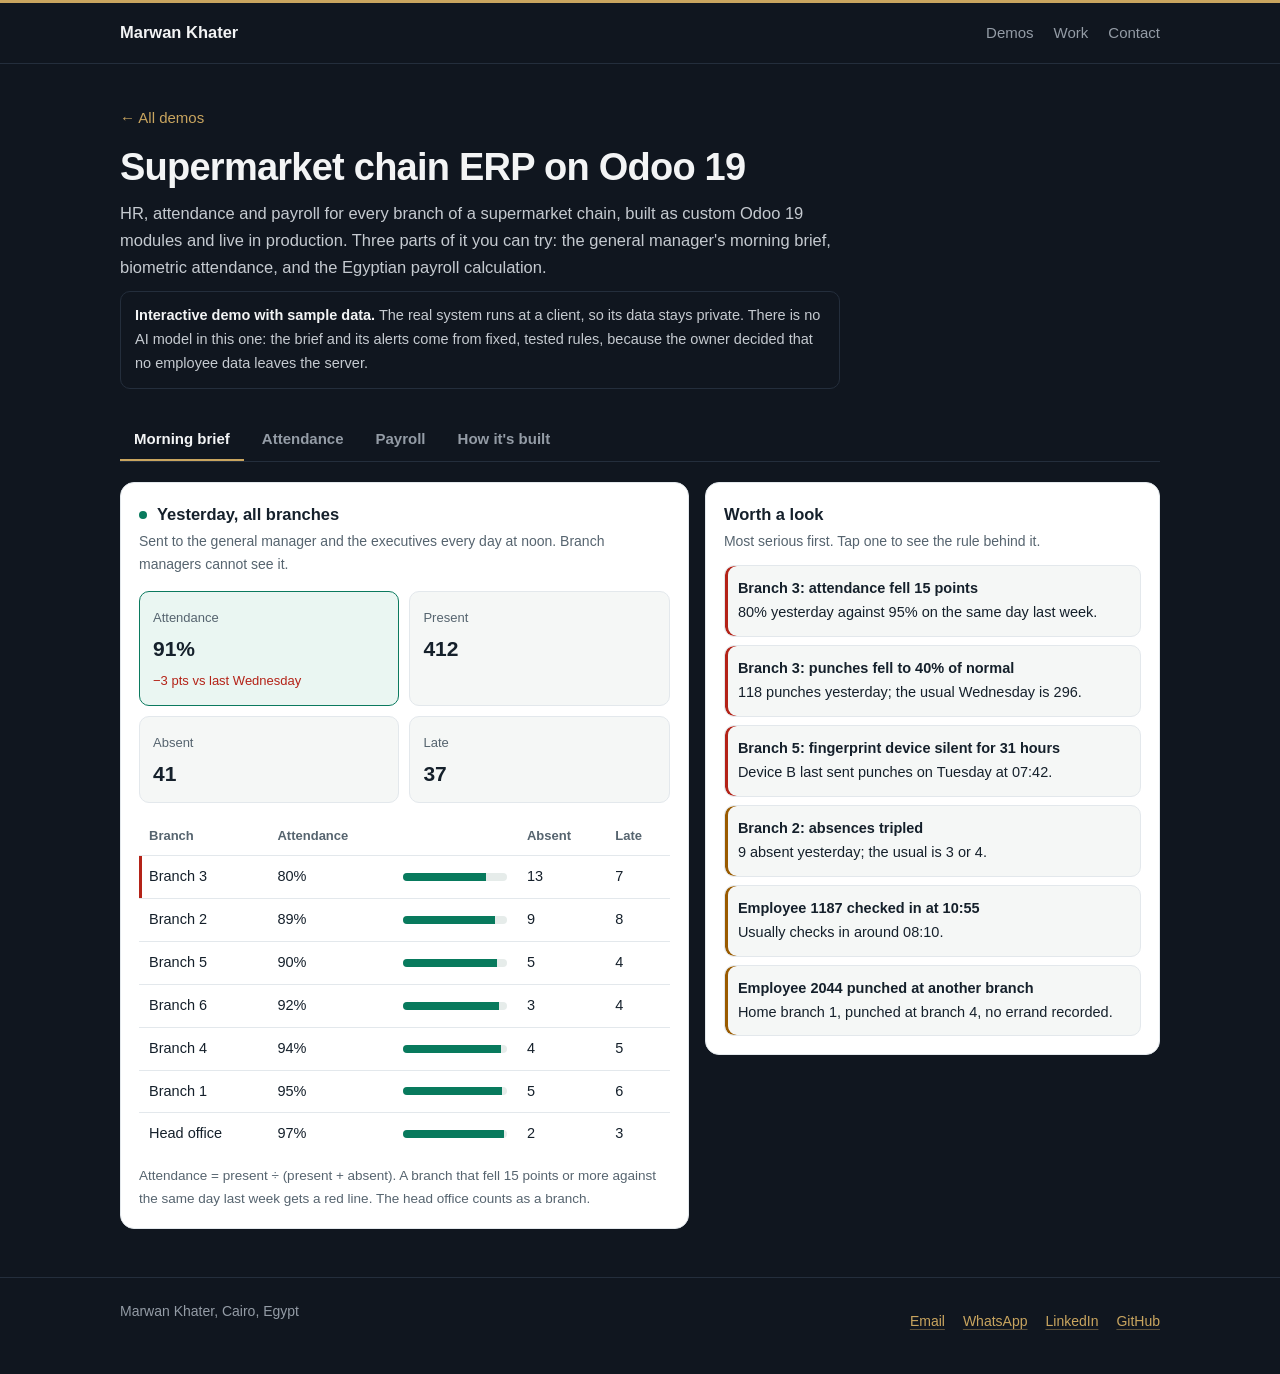
<file: demos/supermarket-erp/index.html>
<!doctype html>
<html lang="en">
<head>
<meta charset="utf-8">
<meta name="viewport" content="width=device-width, initial-scale=1, viewport-fit=cover">
<title>Supermarket chain ERP on Odoo 19 (demo) | Marwan Khater</title>
<meta name="description" content="HR, attendance and payroll for a supermarket chain on Odoo 19: the general manager's morning brief, biometric attendance and an Egyptian payroll calculator. Interactive demo with sample data.">
<link rel="canonical" href="https://marwankhater.github.io/demos/supermarket-erp/">
<meta name="theme-color" content="#10161F">
<meta property="og:type" content="website">
<meta property="og:title" content="Supermarket chain ERP on Odoo 19 (demo)">
<meta property="og:description" content="The general manager's morning brief, biometric attendance and Egyptian payroll. Interactive demo with sample data.">
<meta property="og:image" content="https://marwankhater.github.io/assets/og/erp.jpg">
<meta property="og:url" content="https://marwankhater.github.io/demos/supermarket-erp/">
<meta name="twitter:card" content="summary_large_image">
<link rel="icon" href="data:image/svg+xml,%3Csvg xmlns='http://www.w3.org/2000/svg' viewBox='0 0 32 32'%3E%3Crect width='32' height='32' rx='7' fill='%2310161F'/%3E%3Ctext x='16' y='22' font-family='Arial,sans-serif' font-size='16' font-weight='700' fill='%23C9A55F' text-anchor='middle'%3EMK%3C/text%3E%3C/svg%3E">
<link rel="stylesheet" href="../../assets/style.css">
<style>
  .tabs { display: flex; gap: 4px; flex-wrap: wrap; margin: 22px 0 0; border-bottom: 1px solid var(--page-rule); }
  .tabs button { font: 600 15px var(--sans); color: var(--page-muted); background: none; border: 0; border-bottom: 2px solid transparent; padding: 12px 14px; min-height: 44px; cursor: pointer; }
  .tabs button[aria-selected="true"] { color: var(--page-ink); border-bottom-color: var(--gold); }
  .tabs button:hover { color: var(--page-ink); }
  .view { padding: 20px 0 48px; }
  .view[hidden] { display: none; }
  .grid2 { display: grid; grid-template-columns: minmax(0, 1.25fr) minmax(0, 1fr); gap: 16px; align-items: start; }
  .panel .note { color: var(--muted); font-size: 13.5px; margin: 10px 0 0; }
  .panel .note.warn { color: var(--warn); background: var(--warn-t); padding: 10px 12px; border-radius: 10px; }
  .bar { height: 8px; border-radius: 4px; background: #E6ECEA; overflow: hidden; min-width: 70px; }
  .bar i { display: block; height: 100%; background: var(--ok); }
  tr.weak td:first-child { box-shadow: inset 3px 0 0 var(--bad); }
  .look { list-style: none; margin: 12px 0 0; padding: 0; display: grid; gap: 8px; }
  .look li { border: 1px solid var(--rule); border-radius: 10px; background: var(--soft); }
  .look li.high { box-shadow: inset 3px 0 0 var(--bad); }
  .look li.mid { box-shadow: inset 3px 0 0 var(--warn); }
  .look button { all: unset; box-sizing: border-box; display: block; width: 100%; padding: 11px 13px; cursor: pointer; font-size: 14.5px; }
  .look button:focus-visible { outline: 3px solid var(--gold); outline-offset: 2px; border-radius: 10px; }
  .look button b { font-weight: 650; }
  .look .why { padding: 0 13px 12px; font-size: 13.5px; color: var(--muted); }
  .look .why code { font-size: 12.5px; background: #fff; border: 1px solid var(--rule); border-radius: 5px; padding: 1px 5px; color: var(--ink); }
  .feed { list-style: none; margin: 12px 0 0; padding: 0; max-height: 260px; overflow: auto; display: grid; gap: 6px; font-size: 13.5px; font-variant-numeric: tabular-nums; }
  .feed li { padding: 7px 10px; background: var(--soft); border: 1px solid var(--rule); border-radius: 8px; animation: pop .25s ease-out; }
  .dev { display: grid; grid-template-columns: repeat(auto-fit, minmax(150px, 1fr)); gap: 8px; margin-top: 12px; }
  .dev div { border: 1px solid var(--rule); border-radius: 10px; padding: 9px 11px; font-size: 13.5px; background: var(--soft); }
  .dev b { display: block; font-size: 14px; }
  .row-btn { all: unset; cursor: pointer; text-decoration: underline; text-decoration-color: rgba(0,0,0,.25); text-underline-offset: 3px; }
  .row-btn:focus-visible { outline: 3px solid var(--gold); outline-offset: 2px; }
  .explain { margin-top: 12px; padding: 12px 14px; border-radius: 10px; background: var(--hl); font-size: 14px; }
  .explain[hidden] { display: none; }
  form.calc { display: grid; gap: 12px; margin-top: 12px; }
  form.calc label { display: grid; gap: 4px; font-size: 14px; font-weight: 600; }
  form.calc input[type="number"] { font: 400 16px var(--sans); padding: 9px 11px; border: 1px solid var(--rule); border-radius: 8px; color: var(--ink); background: #fff; }
  form.calc .opt { display: flex; gap: 8px; align-items: center; font-weight: 400; }
  form.calc .opt input { width: 18px; height: 18px; }
  form.calc fieldset { border: 1px solid var(--rule); border-radius: 10px; padding: 10px 12px; margin: 0; display: grid; gap: 6px; }
  form.calc legend { font-size: 14px; font-weight: 600; padding: 0 4px; }
  .slip td.ref { color: var(--muted); font-size: 12.5px; white-space: normal; min-width: 180px; }
  .slip tr.sum td { font-weight: 700; border-top: 2px solid var(--ink); }
  .arch { list-style: none; margin: 0; padding: 0; display: grid; grid-template-columns: repeat(auto-fit, minmax(230px, 1fr)); gap: 12px; }
  .arch li { border: 1px solid var(--page-rule); border-radius: 12px; padding: 14px; color: var(--page-body); font-size: 14.5px; }
  .arch b { display: block; color: var(--page-ink); margin-bottom: 4px; }
  @media (max-width: 900px) { .grid2 { grid-template-columns: minmax(0, 1fr); } }
  .grid2 > * { min-width: 0; }
  .grid2 > .panel + .panel { margin-top: 0; }
  .grid2 .kpis { grid-template-columns: repeat(2, minmax(0, 1fr)); }
  @media (max-width: 480px) { .tabs { display: grid; grid-template-columns: 1fr 1fr; } }
  .vh { position: absolute; width: 1px; height: 1px; overflow: hidden; clip: rect(0 0 0 0); white-space: nowrap; }
</style>
</head>
<body>
<header class="top"><div class="wrap">
  <a class="brand" href="../../">Marwan Khater</a>
  <nav class="nav" aria-label="Sections"><a href="../../#demos">Demos</a><a href="../../#work">Work</a><a href="../../#contact">Contact</a></nav>
</div></header>
<main class="wrap">
<div class="demo-head">
  <a class="back" href="../../#demos">← All demos</a>
  <h1>Supermarket chain ERP on Odoo 19</h1>
  <p>HR, attendance and payroll for every branch of a supermarket chain, built as custom Odoo 19 modules and live in production. Three parts of it you can try: the general manager's morning brief, biometric attendance, and the Egyptian payroll calculation.</p>
  <p class="scripted"><span><b>Interactive demo with sample data.</b> The real system runs at a client, so its data stays private. There is no AI model in this one: the brief and its alerts come from fixed, tested rules, because the owner decided that no employee data leaves the server.</span></p>
</div>

<div class="tabs" role="tablist" aria-label="Parts of the system">
  <button role="tab" id="tab-brief" aria-controls="v-brief" aria-selected="true">Morning brief</button>
  <button role="tab" id="tab-att" aria-controls="v-att" aria-selected="false" tabindex="-1">Attendance</button>
  <button role="tab" id="tab-pay" aria-controls="v-pay" aria-selected="false" tabindex="-1">Payroll</button>
  <button role="tab" id="tab-how" aria-controls="v-how" aria-selected="false" tabindex="-1">How it's built</button>
</div>

<!-- 1. Morning brief -->
<section class="view" id="v-brief" role="tabpanel" aria-labelledby="tab-brief">
  <div class="grid2">
    <div class="panel">
      <h2><span class="live"></span>Yesterday, all branches</h2>
      <p class="sub">Sent to the general manager and the executives every day at noon. Branch managers cannot see it.</p>
      <div class="kpis">
        <div class="kpi hl"><span>Attendance</span><b>91%</b><small class="down">−3 pts vs last Wednesday</small></div>
        <div class="kpi"><span>Present</span><b>412</b></div>
        <div class="kpi"><span>Absent</span><b>41</b></div>
        <div class="kpi"><span>Late</span><b>37</b></div>
      </div>
      <div class="tbl" tabindex="0" role="region" aria-label="Branches, scrolls sideways"><table>
        <thead><tr><th>Branch</th><th>Attendance</th><th><span class="vh">Attendance bar</span></th><th>Absent</th><th>Late</th></tr></thead>
        <tbody id="branches"></tbody>
      </table></div>
      <p class="note">Attendance = present ÷ (present + absent). A branch that fell 15 points or more against the same day last week gets a red line. The head office counts as a branch.</p>
    </div>
    <div class="panel">
      <h2>Worth a look</h2>
      <p class="sub">Most serious first. Tap one to see the rule behind it.</p>
      <ul class="look" id="look"></ul>
    </div>
  </div>
</section>

<!-- 2. Attendance -->
<section class="view" id="v-att" role="tabpanel" aria-labelledby="tab-att" hidden>
  <div class="grid2">
    <div class="panel">
      <h2>Judged attendance day</h2>
      <p class="sub">Shift 8:00 to 16:00 for everyone below. Sample lateness policy: 10 minutes' grace.</p>
      <div class="tbl" tabindex="0" role="region" aria-label="Attendance, scrolls sideways"><table>
        <thead><tr><th>Employee</th><th>In</th><th>Out</th><th>Result</th></tr></thead>
        <tbody id="days"></tbody>
      </table></div>
      <div class="explain" id="dayWhy" hidden aria-live="polite"></div>
      <p class="note">The day is judged from punches, the shift and approved leave. Tap a name to see how.</p>
    </div>
    <div class="panel">
      <h2><span class="live"></span>Fingerprint devices</h2>
      <p class="sub">A small agent on each branch PC reads its devices and sends the punches to Odoo.</p>
      <div class="dev" id="devices"></div>
      <div style="margin-top:14px"><button class="btn primary" id="sync" type="button">Sync devices now</button></div>
      <ul class="feed" id="feed" aria-live="polite"></ul>
    </div>
  </div>
</section>

<!-- 3. Payroll -->
<section class="view" id="v-pay" role="tabpanel" aria-labelledby="tab-pay" hidden>
  <div class="grid2">
    <div class="panel">
      <h2>Payslip</h2>
      <p class="sub">Every line carries the legal reference it is computed from, as on the real payslip.</p>
      <div class="tbl" tabindex="0" role="region" aria-label="Payslip, scrolls sideways"><table class="slip">
        <thead><tr><th>Line</th><th>EGP</th><th>Based on</th></tr></thead>
        <tbody id="slip"></tbody>
      </table></div>
      <p class="note warn" id="carry" role="status" hidden></p>
      <p class="note" id="employer"></p>
    </div>
    <div class="panel">
      <h2>Change the inputs</h2>
      <p class="sub">Monthly figures in EGP. Sample employee.</p>
      <form class="calc" id="calc">
        <label>Gross monthly pay<input type="number" id="gross" min="0" step="100" value="14500" inputmode="numeric"></label>
        <label>Salary advance to recover this month<input type="number" id="advance" min="0" step="50" value="1000" inputmode="numeric"></label>
        <label>Lateness penalty, in days' wage<input type="number" id="penalty" min="0" step="0.5" value="1" inputmode="decimal"></label>
        <label class="opt"><input type="checkbox" id="insured" checked> Insured with social insurance</label>
        <fieldset>
          <legend>Who bears the income tax</legend>
          <label class="opt"><input type="radio" name="bearer" value="employee" checked> The employee (withheld from pay)</label>
          <label class="opt"><input type="radio" name="bearer" value="company"> The company (grossed up)</label>
        </fieldset>
      </form>
    </div>
  </div>
</section>

<!-- 4. How it's built -->
<section class="view" id="v-how" role="tabpanel" aria-labelledby="tab-how" hidden>
  <ul class="arch">
    <li><b>16 custom Odoo 19 modules</b>Employees and branches, attendance, leave, payroll, travel allowances, expense approval, recruitment, the brief, reports and dashboards. No Odoo core file and no third-party module is modified; everything extends through inheritance.</li>
    <li><b>4,000+ automated tests</b>Payroll figures, the attendance rules, the brief's alerts and who can see what. A branch manager seeing another branch's data is a failing test.</li>
    <li><b>Fingerprint attendance agent</b>A small Python program on each branch PC, run as a scheduled task. It reads the devices and sends the punches to Odoo over HTTPS. Updates are signed.</li>
    <li><b>POS sales pipeline</b>Sales come in from the point-of-sale database (SQL Server) to PostgreSQL every day, and each day's totals are reconciled against the source before anyone reports on them.</li>
    <li><b>Competitor price collector</b>Runs every night and stores competitors' shelf prices next to the chain's own, for the commercial team.</li>
    <li><b>Deployment</b>Docker, Nginx and fail2ban on the server, a staging copy for every release, and a CI gate that runs the tests before anything ships.</li>
    <li><b>Payroll law in one place</b>Income tax brackets of Law 7/2024 with the withdrawal of lower bands above EGP 600,000, the EGP 20,000 personal exemption, and social insurance at 11% and 18.75% within the yearly wage bounds. The bounds and rates are HR settings, so next year's change is data entry.</li>
    <li><b>From requirements to go-live</b>Built with the client's HR and finance teams: their rules written down as specs, their data migrated, and each module released only after they checked it.</li>
  </ul>
</section>
</main>
<footer class="site"><div class="wrap">
  <span>Marwan Khater, Cairo, Egypt</span>
  <span class="links"><a href="mailto:marwanashraf410@gmail.com">Email</a><a href="https://wa.me/201202853088">WhatsApp</a><a href="https://www.linkedin.com/in/marwan-khater-811660219/">LinkedIn</a><a href="https://github.com/Marwankhater">GitHub</a></span>
</div></footer>
<script>
const $ = id => document.getElementById(id);
const egp = n => (Math.abs(n) < 0.005 ? 0 : n).toLocaleString('en-US', { minimumFractionDigits: 2, maximumFractionDigits: 2 });

/* Tabs: arrow keys move between them, as in any tab list. */
const tabs = [...document.querySelectorAll('[role="tab"]')];
function show(tab) {
  tabs.forEach(t => {
    const on = t === tab;
    t.setAttribute('aria-selected', on); t.tabIndex = on ? 0 : -1;
    $(t.getAttribute('aria-controls')).hidden = !on;
  });
  history.replaceState(null, '', '#' + tab.getAttribute('aria-controls').slice(2));
}
tabs.forEach((t, i) => {
  t.addEventListener('click', () => show(t));
  t.addEventListener('keydown', e => {
    const d = e.key === 'ArrowRight' ? 1 : e.key === 'ArrowLeft' ? -1 : 0;
    if (d) { const n = tabs[(i + d + tabs.length) % tabs.length]; n.focus(); show(n); }
  });
});
const start = tabs.find(t => t.getAttribute('aria-controls') === 'v-' + location.hash.slice(1));
if (start) show(start);

/* 1. Morning brief (sample figures) */
const BR = [
  ['Head office', 58, 2, 3, 97, 96], ['Branch 1', 86, 5, 6, 95, 94], ['Branch 2', 71, 9, 8, 89, 93],
  ['Branch 3', 52, 13, 7, 80, 95], ['Branch 4', 64, 4, 5, 94, 92], ['Branch 5', 47, 5, 4, 90, 91], ['Branch 6', 34, 3, 4, 92, 90],
]; // name, present, absent, late, attendance %, same day last week %
$('branches').innerHTML = BR.slice().sort((a, b) => a[4] - b[4]).map(([n, p, a, l, pct, last]) =>
  `<tr class="${last - pct >= 15 ? 'weak' : ''}"><td>${n}</td><td>${pct}%</td><td><div class="bar" aria-hidden="true"><i style="width:${pct}%"></i></div></td><td>${a}</td><td>${l}</td></tr>`).join('');
const LOOK = [
  ['high', 'Branch 3: attendance fell 15 points', '80% yesterday against 95% on the same day last week.',
   'A branch is flagged when its attendance falls <code>15</code> points or more against the same weekday a week earlier. Comparing Wednesday with Wednesday avoids false alarms from the weekly pattern.'],
  ['high', 'Branch 3: punches fell to 40% of normal', '118 punches yesterday; the usual Wednesday is 296.',
   'Flagged below <code>60%</code> of the average of the same weekday over the last 4 weeks, and marked urgent below <code>30%</code>. Weeks when the branch sent no punches at all are left out of the average, and branches averaging under 20 punches are skipped.'],
  ['high', 'Branch 5: fingerprint device silent for 31 hours', 'Device B last sent punches on Tuesday at 07:42.',
   'Flagged when a device that used to report has been silent for <code>24</code> hours, urgent after <code>72</code>. A device that has never reported is shown on the dashboard every day instead, so the brief does not repeat it.'],
  ['mid', 'Branch 2: absences tripled', '9 absent yesterday; the usual is 3 or 4.',
   'Flagged when absences (or late arrivals) are at least <code>3</code> and at least twice the branch\'s own 14-day average plus one. Each branch is compared with itself, not with the chain.'],
  ['mid', 'Employee 1187 checked in at 10:55', 'Usually checks in around 08:10.',
   'Flagged when a check-in is <code>90</code> minutes or more from the person\'s usual time (the median of the last 20 days, from at least 8), only if that usual time is steady (spread up to 45 minutes) and the shift itself did not move.'],
  ['mid', 'Employee 2044 punched at another branch', 'Home branch 1, punched at branch 4, no errand recorded.',
   'Flagged when someone punches on another branch\'s device, unless they had an errand that day or manage the branch they punched at.'],
];
$('look').innerHTML = LOOK.map(([sev, title, fact, rule], i) =>
  `<li class="${sev}"><button type="button" aria-expanded="false" aria-controls="why${i}"><b>${title}</b><br>${fact}</button><div class="why" id="why${i}" hidden>${rule}</div></li>`).join('');
$('look').addEventListener('click', e => {
  const b = e.target.closest('button'); if (!b) return;
  const open = b.getAttribute('aria-expanded') !== 'true';
  b.setAttribute('aria-expanded', open); $(b.getAttribute('aria-controls')).hidden = !open;
});

/* 2. Attendance (sample) */
const DEVICES = [['Branch 1 · A', 'Online', 'ok'], ['Branch 2 · A', 'Online', 'ok'], ['Branch 3 · A', 'Online', 'ok'], ['Branch 5 · B', 'Silent 31 h', 'bad']];
$('devices').innerHTML = DEVICES.map(([n, s, c]) => `<div><b>${n}</b><span class="pill ${c}">${s}</span></div>`).join('');
const PEOPLE = [
  { id: 'E-1021', name: 'Employee 1021', punches: ['07:52', '16:04'] },
  { id: 'E-1187', name: 'Employee 1187', punches: ['10:55', '16:10'] },
  { id: 'E-1342', name: 'Employee 1342', punches: ['08:22', '16:01'] },
  { id: 'E-1508', name: 'Employee 1508', punches: ['07:58'] },
  { id: 'E-1630', name: 'Employee 1630', punches: [], leave: true },
  { id: 'E-1712', name: 'Employee 1712', punches: [] },
  { id: 'E-1899', name: 'Employee 1899', punches: ['07:55', '17:20'] },
];
const mins = t => { const [h, m] = t.split(':').map(Number); return h * 60 + m; };
function judge(p, synced) {
  const got = synced ? p.punches : [];
  if (!got.length) {
    if (p.leave) return ['Approved leave', 'ok', 'No punches, but there is approved leave for the day, so it is not an absence.'];
    if (!synced) return ['Waiting for punches', 'warn', 'The device has not been read yet today.'];
    return ['Absent', 'bad', 'Absent = scheduled for a shift, no approved leave, and the shift ended without a punch.'];
  }
  const late = mins(got[0]) - mins('08:00');
  if (got.length === 1) return ['Forgot to punch out', 'warn', `Checked in at ${got[0]} with no check-out. It goes to the branch manager to confirm rather than being guessed.`];
  const over = mins(got[1]) - mins('16:00');
  if (late > 10) return [`Late ${late} min`, 'warn', `In at ${got[0]}: ${late} minutes after the 8:00 start, beyond the 10 minutes' grace. The lateness policy decides the deduction.`];
  if (over >= 30) return [`Overtime ${Math.floor(over / 60)} h ${over % 60} min`, 'ok', `Out at ${got[1]}, ${over} minutes after 16:00. Overtime counts from 30 minutes, in this sample policy.`];
  return ['On time', 'ok', `In at ${got[0]}, out at ${got[1]}.`];
}
let synced = false;
function renderDays() {
  $('days').innerHTML = PEOPLE.map(p => {
    const [label, c] = judge(p, synced);
    return `<tr><td><button class="row-btn" type="button" data-id="${p.id}">${p.name}</button></td><td>${synced ? p.punches[0] || 'None' : '·'}</td><td>${synced ? p.punches[1] || 'None' : '·'}</td><td><span class="pill ${c}">${label}</span></td></tr>`;
  }).join('');
}
renderDays();
$('days').addEventListener('click', e => {
  const b = e.target.closest('.row-btn'); if (!b) return;
  const p = PEOPLE.find(x => x.id === b.dataset.id);
  const [label, , why] = judge(p, synced);
  $('dayWhy').hidden = false; $('dayWhy').innerHTML = `<b>${p.name}: ${label}.</b> ${why}`;
});
$('sync').addEventListener('click', async () => {
  const btn = $('sync'); btn.disabled = true; btn.textContent = 'Syncing…';
  const feed = $('feed');
  const punches = PEOPLE.flatMap(p => p.punches.map(t => [t, p.name])).sort((a, b) => mins(a[0]) - mins(b[0]));
  for (const [t, n] of punches) {
    await new Promise(r => setTimeout(r, 260));
    const li = document.createElement('li'); li.textContent = `${t}  ${n}  ·  Branch 1 device A`; feed.prepend(li);
  }
  synced = true; renderDays();
  btn.textContent = 'Synced';
});

/* 3. Payroll: Income Tax Law 91/2005 Art. 8 as amended by Law 7/2024, Social Insurance Law 148/2019. */
const BRACKETS = [[40000, 0], [55000, .10], [70000, .15], [200000, .20], [400000, .225], [1200000, .25], [Infinity, .275]];
const WITHDRAWAL = [[1200000, 1200000, .25], [900000, 400000, .225], [800000, 200000, .20], [700000, 70000, .15], [600000, 55000, .10]];
const EXEMPTION = 20000, INS = { min: 2700, max: 16700, emp: .11, er: .1875 };
function annualTax(taxable) {
  if (taxable <= 0) return 0;
  let tax = 0, lower = 0;
  const w = WITHDRAWAL.find(([above]) => taxable > above);
  if (w) { tax = Math.min(taxable, w[1]) * w[2]; lower = w[1]; }
  for (const [upper, rate] of BRACKETS) {
    if (upper <= lower) continue;
    const top = Math.min(taxable, upper);
    if (top > lower) { tax += (top - lower) * rate; lower = top; }
    if (taxable <= upper) break;
  }
  return tax;
}
const monthlyTax = m => Math.round(annualTax(m * 12 - EXEMPTION) / 12 * 100) / 100;
function grossedUp(m) { // the company pays the tax, so the tax is itself taxable income
  let tax = monthlyTax(m);
  for (let i = 0; i < 40; i++) { const t = monthlyTax(m + tax); if (Math.abs(t - tax) < 0.005) return t; tax = t; }
  return tax;
}
function payslip() {
  const gross = Math.max(0, +$('gross').value || 0), advance = Math.max(0, +$('advance').value || 0);
  const penaltyDays = Math.min(5, Math.max(0, +$('penalty').value || 0));
  const insured = $('insured').checked, company = document.querySelector('[name="bearer"]:checked').value === 'company';
  const insWage = insured ? Math.min(INS.max, Math.max(INS.min, gross)) : 0;
  const empIns = Math.round(insWage * INS.emp * 100) / 100, erIns = Math.round(insWage * INS.er * 100) / 100;
  const taxable = gross - empIns;
  const tax = company ? grossedUp(taxable) : monthlyTax(taxable);
  const dayWage = Math.round(gross / 30 * 100) / 100, penalty = Math.round(dayWage * penaltyDays * 100) / 100;
  // The advance is recovered only from what is left after the legal deductions; the rest waits for next month.
  const due = Math.round((gross - empIns - (company ? 0 : tax) - penalty) * 100) / 100;
  const recovered = Math.min(advance, Math.max(0, due));
  const carried = Math.round((advance - recovered) * 100) / 100;
  const net = Math.round((due - recovered) * 100) / 100;
  const rows = [
    ['Gross pay', gross, 'Contract'],
    ['Social insurance, employee 11%', -empIns, insured ? `11% of the insurance wage ${egp(insWage)}, kept between ${egp(INS.min)} and ${egp(INS.max)} (Law 148/2019, 2026 bounds)` : 'Not insured'],
    [company ? 'Income tax, paid by the company' : 'Income tax withheld', company ? 0 : -tax, company ? `${egp(tax)} paid by the company on top of pay. Because the company pays it, the tax is itself income, so the base is grossed up until it settles (Law 91/2005)` : 'The month annualised, less the EGP 20,000 exemption, taxed by the Law 7/2024 brackets, one twelfth withheld'],
    ['Lateness penalty', -penalty, `${penaltyDays} day(s) at ${egp(dayWage)} a day; capped at 5 days for one violation in a month (Labour Law 14/2025, Art. 143)`],
    ['Advance recovered', -recovered, carried ? `${egp(advance)} due by the salary advance schedule; only what is left of this month's pay is taken` : 'Salary advance schedule'],
  ];
  $('slip').innerHTML = rows.map(([n, v, ref]) => `<tr><td>${n}</td><td>${egp(v)}</td><td class="ref">${ref}</td></tr>`).join('') +
    `<tr class="sum"><td>Net pay</td><td>${egp(net)}</td><td class="ref"></td></tr>`;
  const carry = $('carry');
  const short = due < 0 ? `The legal deductions are more than this month's pay, because insurance is due on at least the EGP ${egp(INS.min)} minimum insurance wage. ` : '';
  const rest = !carried ? '' : recovered
    ? `The advance is more than what is left of this month's pay, so EGP ${egp(recovered)} is recovered now and the remaining EGP ${egp(carried)} carries to next month's payslip.`
    : `No advance is recovered this month; the full EGP ${egp(carried)} carries to next month's payslip.`;
  carry.textContent = (short + rest).trim(); carry.hidden = !carry.textContent;
  $('employer').textContent = insured
    ? `The company also pays ${egp(erIns)} social insurance (18.75%)${company ? ` and ${egp(tax)} income tax` : ''}. Penalty days are capped at 5.`
    : `Not insured, so no social insurance on either side.${company ? ` The company pays ${egp(tax)} income tax.` : ''}`;
}
$('calc').addEventListener('input', payslip);
$('calc').addEventListener('submit', e => e.preventDefault());
payslip();
</script>
</body>
</html>
</file>
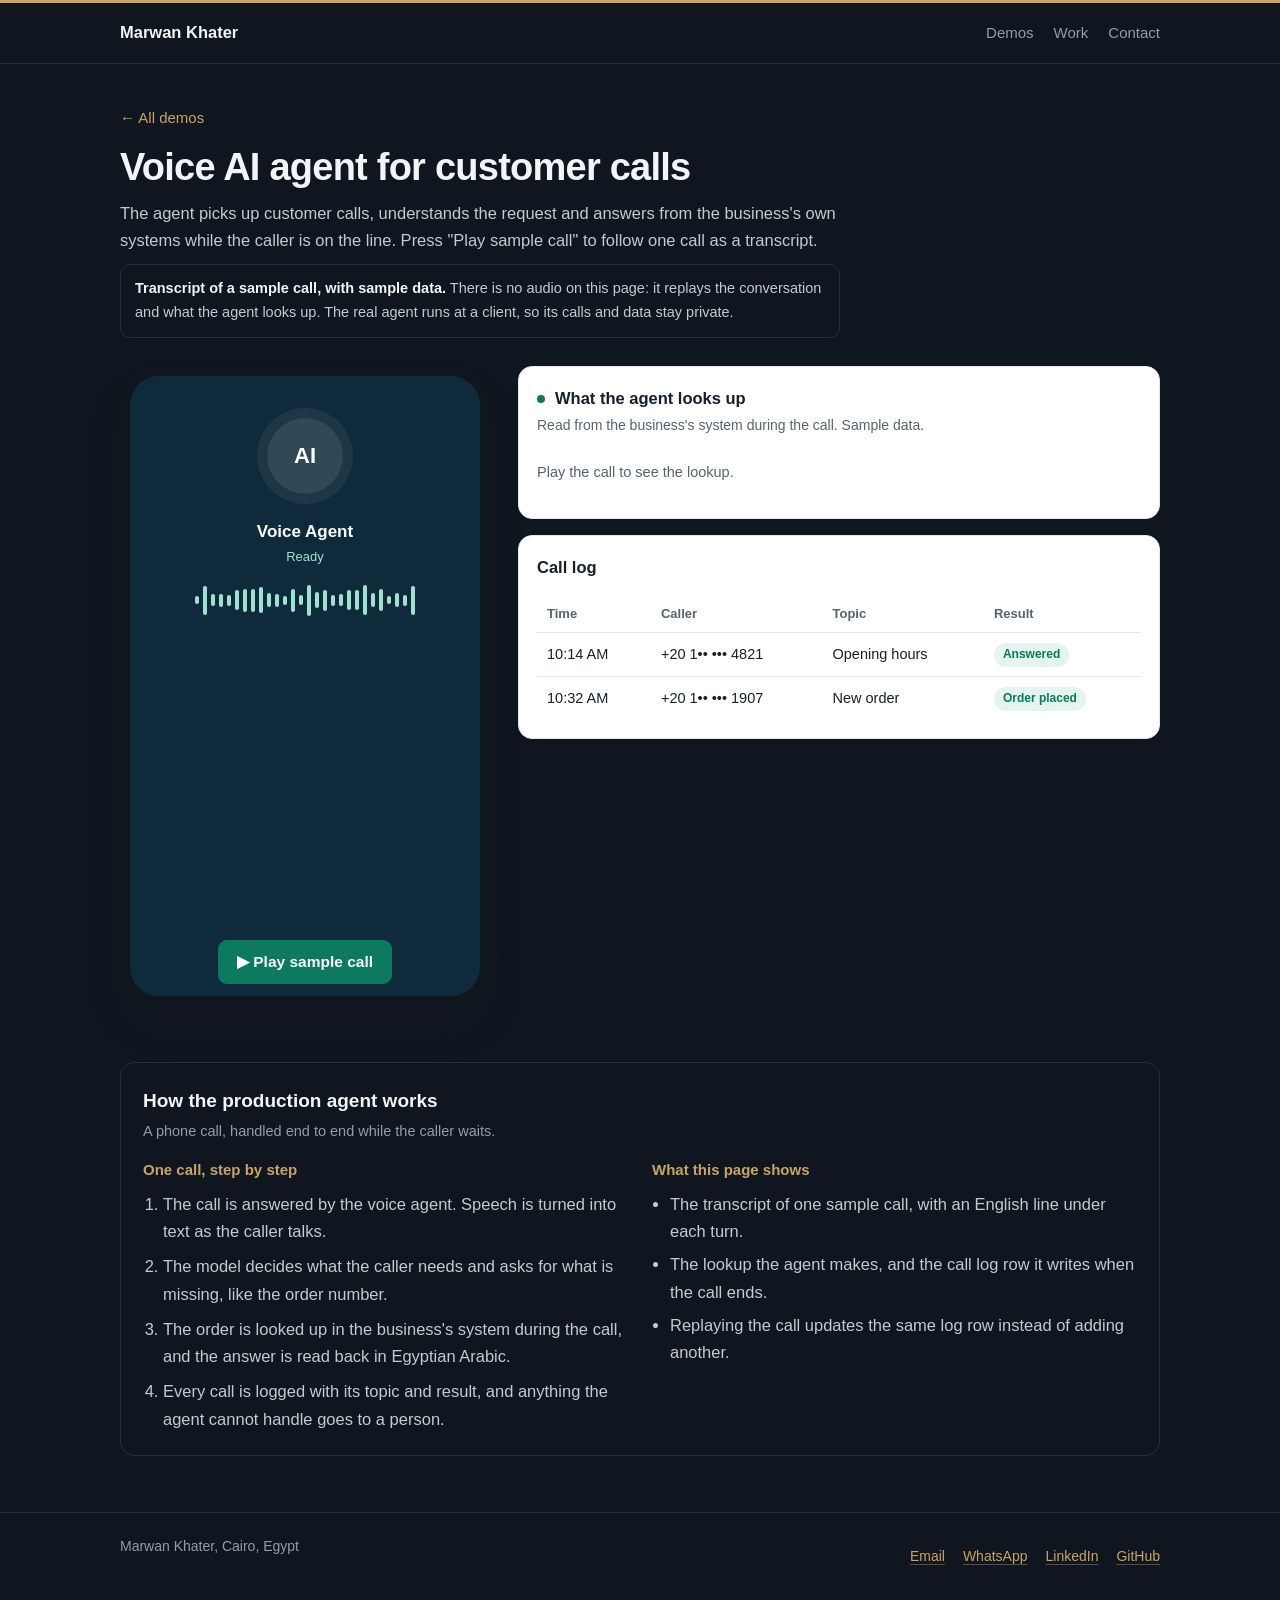
<file: demos/voice-agent/index.html>
<!doctype html>
<html lang="en">
<head>
<meta charset="utf-8">
<meta name="viewport" content="width=device-width, initial-scale=1, viewport-fit=cover">
<title>Voice AI agent for customer calls (demo) | Marwan Khater</title>
<meta name="description" content="An AI agent that answers customer calls and looks up the answer in the business system. Demo with sample data.">
<link rel="canonical" href="https://marwankhater.github.io/demos/voice-agent/">
<meta name="theme-color" content="#10161F">
<meta property="og:type" content="website">
<meta property="og:title" content="Voice AI agent for customer calls (demo)">
<meta property="og:description" content="An AI agent that answers customer calls and looks up the answer in the business system. Demo with sample data.">
<meta property="og:image" content="https://marwankhater.github.io/assets/og/voice.jpg">
<meta property="og:url" content="https://marwankhater.github.io/demos/voice-agent/">
<meta name="twitter:card" content="summary_large_image">
<link rel="icon" href="data:image/svg+xml,%3Csvg xmlns='http://www.w3.org/2000/svg' viewBox='0 0 32 32'%3E%3Crect width='32' height='32' rx='7' fill='%2310161F'/%3E%3Ctext x='16' y='22' font-family='Arial,sans-serif' font-size='16' font-weight='700' fill='%23C9A55F' text-anchor='middle'%3EMK%3C/text%3E%3C/svg%3E">
<link rel="stylesheet" href="../../assets/style.css">
</head>
<body>
<header class="top"><div class="wrap">
  <a class="brand" href="../../">Marwan Khater</a>
  <nav class="nav" aria-label="Sections"><a href="../../#demos">Demos</a><a href="../../#work">Work</a><a href="../../#contact">Contact</a></nav>
</div></header>
<main class="wrap">
<div class="demo-head">
  <a class="back" href="../../#demos">← All demos</a>
  <h1>Voice AI agent for customer calls</h1>
  <p>The agent picks up customer calls, understands the request and answers from the business's own systems while the caller is on the line. Press "Play sample call" to follow one call as a transcript.</p>
  <p class="scripted"><span><b>Transcript of a sample call, with sample data.</b> There is no audio on this page: it replays the conversation and what the agent looks up. The real agent runs at a client, so its calls and data stay private.</span></p>
</div>
<div class="stage">
  <div class="phone"><div class="screen" style="background:#0F2A3A">
    <div style="display:flex;flex-direction:column;align-items:center;padding:42px 14px 10px;color:#fff">
      <div class="wa-bar" style="background:none;padding:0"><div class="av" style="width:76px;height:76px;font-size:22px;background:rgba(255,255,255,.14);box-shadow:0 0 0 10px rgba(255,255,255,.06)">AI</div></div>
      <b style="margin-top:24px;font-weight:600;font-size:17px">Voice Agent</b>
      <small id="callState" style="color:#9FE3CF;font-size:13px">Ready</small>
      <div id="wave" style="display:flex;align-items:center;gap:4px;height:38px;margin:14px 0 4px"></div>
    </div>
    <div class="chat" id="tr" style="background:none;padding:6px 12px 12px" aria-live="polite"></div>
    <div style="padding:12px;display:flex;justify-content:center"><button class="btn primary" id="startCall" type="button">▶ Play sample call</button></div>
  </div></div>
  <div>
    <div class="panel">
      <h2><span class="live"></span>What the agent looks up</h2>
      <p class="sub">Read from the business's system during the call. Sample data.</p>
      <ul class="events" id="lookups"></ul><p class="empty" id="noLookups">Play the call to see the lookup.</p>
    </div>
    <div class="panel">
      <h2>Call log</h2>
      <div class="tbl" tabindex="0" role="region" aria-label="Table, scrolls sideways"><table><thead><tr><th>Time</th><th>Caller</th><th>Topic</th><th>Result</th></tr></thead>
      <tbody id="calls"><tr><td>10:14 AM</td><td>+20 1•• ••• 4821</td><td>Opening hours</td><td><span class="pill ok">Answered</span></td></tr>
      <tr><td>10:32 AM</td><td>+20 1•• ••• 1907</td><td>New order</td><td><span class="pill ok">Order placed</span></td></tr></tbody></table></div>
    </div>
  </div>
</div>
<section class="how" aria-labelledby="how-h">
  <h2 id="how-h">How the production agent works</h2>
  <p>A phone call, handled end to end while the caller waits.</p>
  <div class="split">
    <div>
      <h3>One call, step by step</h3>
      <ol>
        <li>The call is answered by the voice agent. Speech is turned into text as the caller talks.</li>
        <li>The model decides what the caller needs and asks for what is missing, like the order number.</li>
        <li>The order is looked up in the business's system during the call, and the answer is read back in Egyptian Arabic.</li>
        <li>Every call is logged with its topic and result, and anything the agent cannot handle goes to a person.</li>
      </ol>
    </div>
    <div>
      <h3>What this page shows</h3>
      <ul>
        <li>The transcript of one sample call, with an English line under each turn.</li>
        <li>The lookup the agent makes, and the call log row it writes when the call ends.</li>
        <li>Replaying the call updates the same log row instead of adding another.</li>
      </ul>
    </div>
  </div>
</section>
</main>
<footer class="site"><div class="wrap">
  <span>Marwan Khater, Cairo, Egypt</span>
  <span class="links"><a href="mailto:marwanashraf410@gmail.com">Email</a><a href="https://wa.me/201202853088">WhatsApp</a><a href="https://www.linkedin.com/in/marwan-khater-811660219/">LinkedIn</a><a href="https://github.com/Marwankhater">GitHub</a></span>
</div></footer>
<script src="../../assets/chat.js"></script>
<script>
const wave = document.getElementById('wave');
for (let i = 0; i < 28; i++) { const s = document.createElement('span'); s.style.cssText = 'width:4px;border-radius:3px;background:#9FE3CF;height:' + (8 + Math.round(24 * Math.abs(Math.sin(i * 1.7) * Math.cos(i * .45)))) + 'px;transition:height .2s'; wave.append(s); }
let anim = null;
function animate(on) {
  clearInterval(anim);
  if (on && !matchMedia('(prefers-reduced-motion: reduce)').matches) anim = setInterval(() => wave.querySelectorAll('span').forEach(s => s.style.height = (6 + Math.random() * 30) + 'px'), 180);
}
// [side, Arabic, English, speaker, effect]
const lines = [
  ['out', 'ألو، عايز أعرف الأوردر بتاعي وصل لفين؟', 'Hello, where is my order?', 'Caller'],
  ['in', 'أهلاً بحضرتك. ممكن رقم الأوردر؟', 'Hello. Could I have the order number?', 'AI agent'],
  ['out', '1042', '1042', 'Caller', 'lookup'],
  ['in', 'الأوردر خرج مع المندوب من 10 دقايق، وهيوصلك خلال ربع ساعة.', 'It left with the driver 10 minutes ago and will reach you in about 15 minutes.', 'AI agent'],
  ['out', 'تمام، شكراً', 'Great, thanks.', 'Caller'],
  ['in', 'العفو، في خدمتك في أي وقت 🙏', "You're welcome, any time.", 'AI agent', 'end'],
];
const tr = document.getElementById('tr'), btn = document.getElementById('startCall'), st = document.getElementById('callState');
function bubble([k, ar, en, who]) {
  const m = document.createElement('div'); m.className = 'm ' + k;
  m.style.cssText = k === 'in' ? 'background:rgba(255,255,255,.1);color:#fff;box-shadow:none' : 'background:rgba(92,246,232,.16);color:#fff;box-shadow:none';
  const a = document.createElement('span'); a.className = 'ar'; a.textContent = ar; m.append(a);
  if (en !== ar) { const e = document.createElement('span'); e.className = 'en'; e.style.cssText = 'color:rgba(255,255,255,.7);border-top-color:rgba(255,255,255,.15)'; e.textContent = en; m.append(e); }
  const t = document.createElement('span'); t.className = 't'; t.style.color = 'rgba(255,255,255,.55)'; t.textContent = who; m.append(t);
  tr.append(m); tr.scrollTop = tr.scrollHeight;
}
function effect(name) {
  const now = DemoText.time();
  if (name === 'lookup') {
    document.getElementById('noLookups').hidden = true;
    const li = document.createElement('li');
    li.innerHTML = '<span class="when"></span><b>Order #1042</b> <span class="pill ok">Out for delivery</span><div style="margin-top:6px;color:var(--muted)">Left the kitchen 10 min ago · ETA 15 min</div>';
    li.querySelector('.when').textContent = now; li.classList.add('flash');
    document.getElementById('lookups').prepend(li);
  }
  if (name === 'end') {
    // One row for this sample call, updated on every replay instead of piling up.
    // The log runs oldest first, so the row goes in by its time of day (usually at the bottom).
    let row = document.getElementById('demoCall');
    if (!row) { row = document.createElement('tr'); row.id = 'demoCall'; }
    row.innerHTML = '<td></td><td>+20 1•• ••• 7730</td><td>Order status</td><td><span class="pill ok">Answered</span></td>';
    const mins = s => { const m = /(\d+):(\d+)\s*([AP]M)/i.exec(s); return m ? (m[1] % 12) * 60 + +m[2] + (/p/i.test(m[3]) ? 720 : 0) : 0; };
    const body = document.getElementById('calls');
    const later = [...body.rows].find(r => r !== row && mins(r.cells[0].textContent) > mins(now));
    body.insertBefore(row, later || null);
    row.firstChild.textContent = now; row.classList.add('flash'); setTimeout(() => row.classList.remove('flash'), 1200);
  }
}
btn.addEventListener('click', async () => {
  btn.disabled = true; tr.innerHTML = ''; document.getElementById('lookups').innerHTML = ''; document.getElementById('noLookups').hidden = false;
  st.textContent = 'Connecting…'; await new Promise(r => setTimeout(r, 700));
  const start = Date.now(); const timer = setInterval(() => { const s = Math.floor((Date.now() - start) / 1000); st.textContent = 'On call · 0' + Math.floor(s / 60) + ':' + String(s % 60).padStart(2, '0'); }, 500);
  animate(true);
  for (const l of lines) { await new Promise(r => setTimeout(r, l[0] === 'in' ? 1500 : 1100)); bubble(l); if (l[4]) effect(l[4]); }
  await new Promise(r => setTimeout(r, 900)); clearInterval(timer); animate(false); st.textContent = 'Call ended';
  btn.disabled = false; btn.textContent = '↻ Play again';
});
</script>
</body>
</html>
</file>
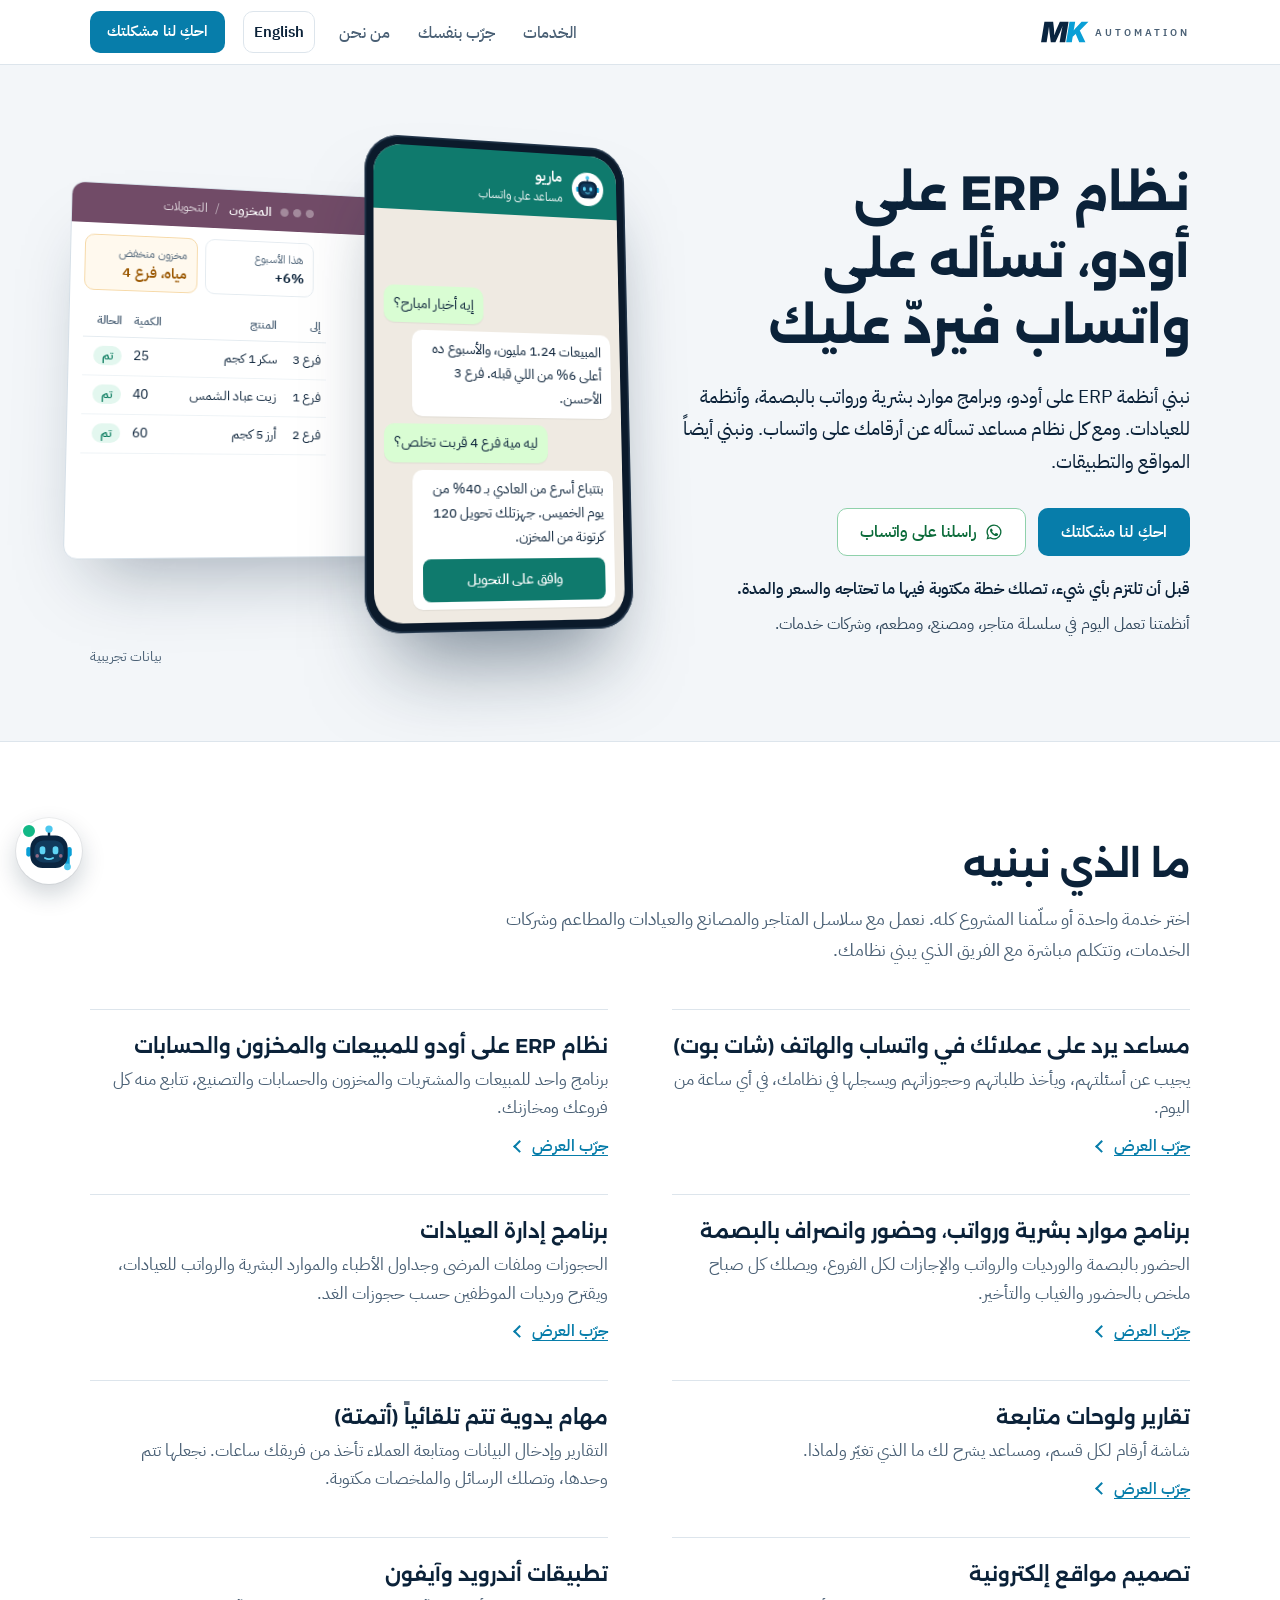
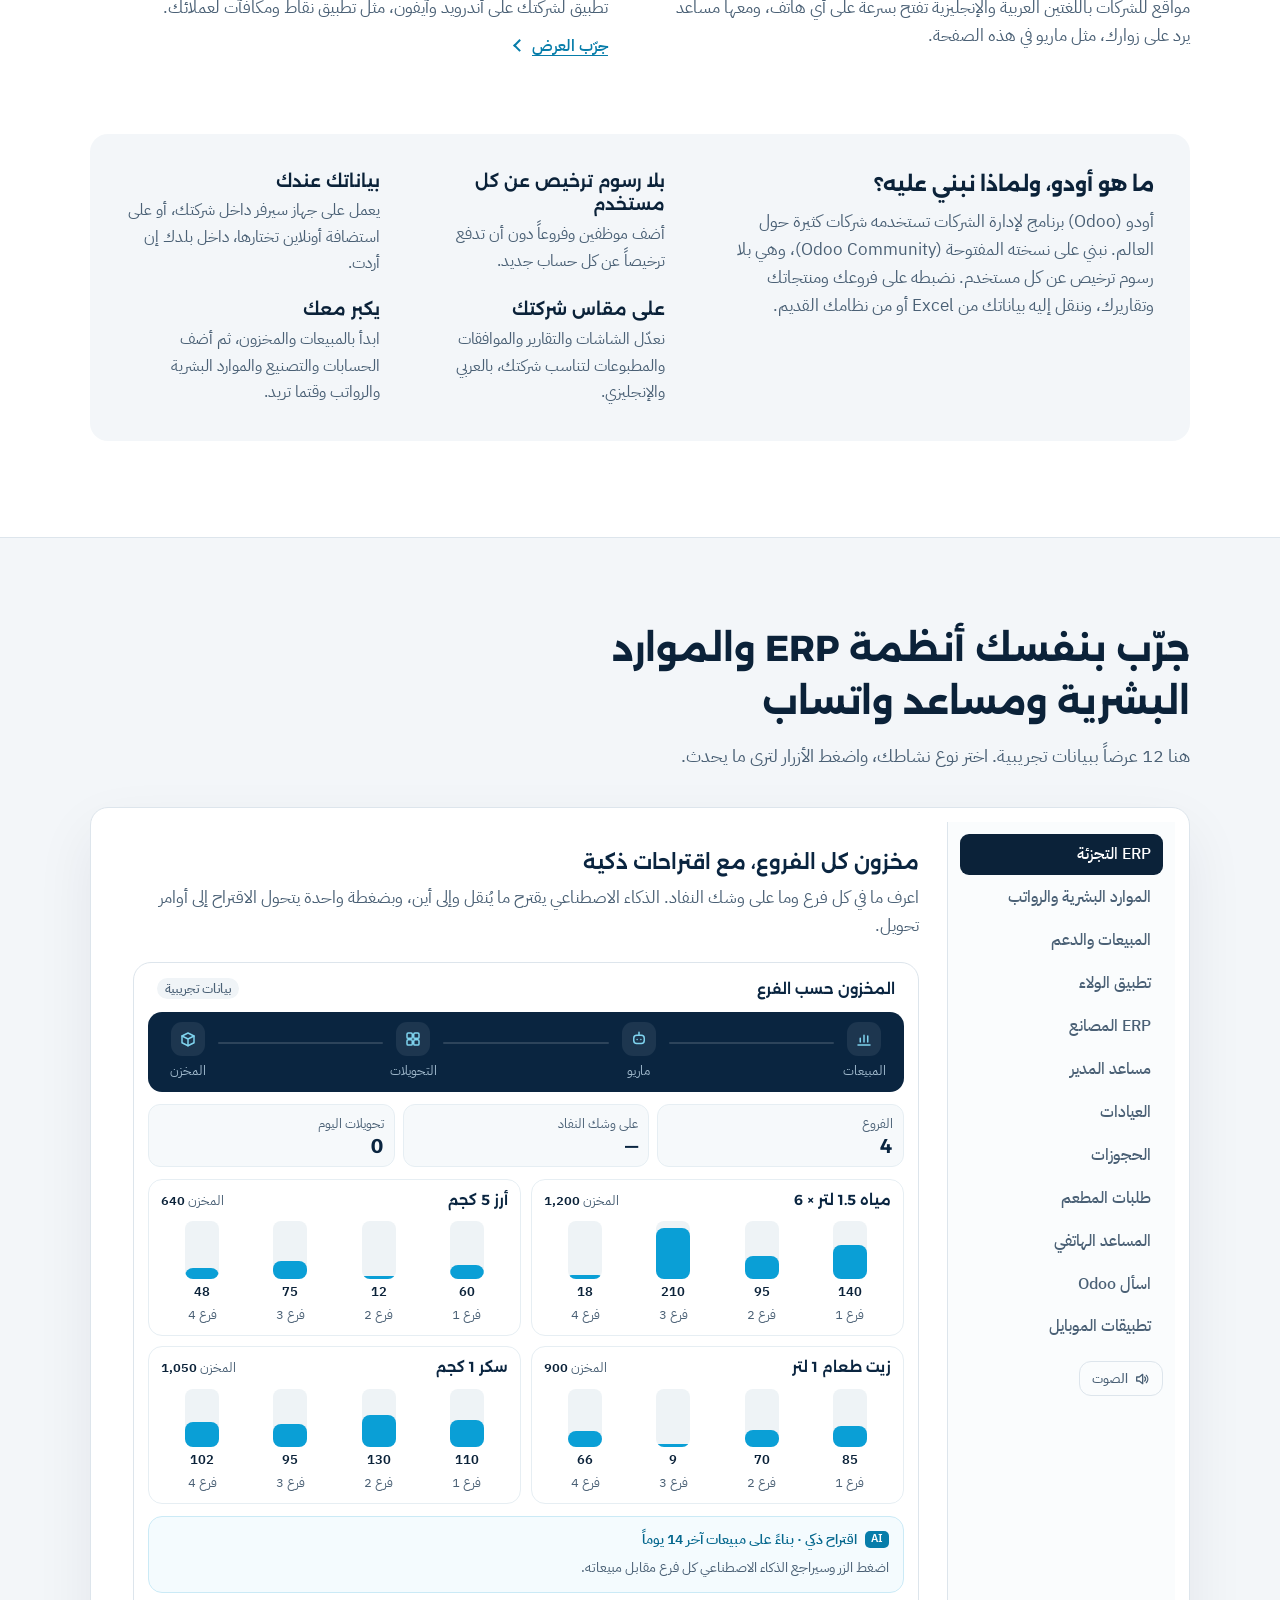
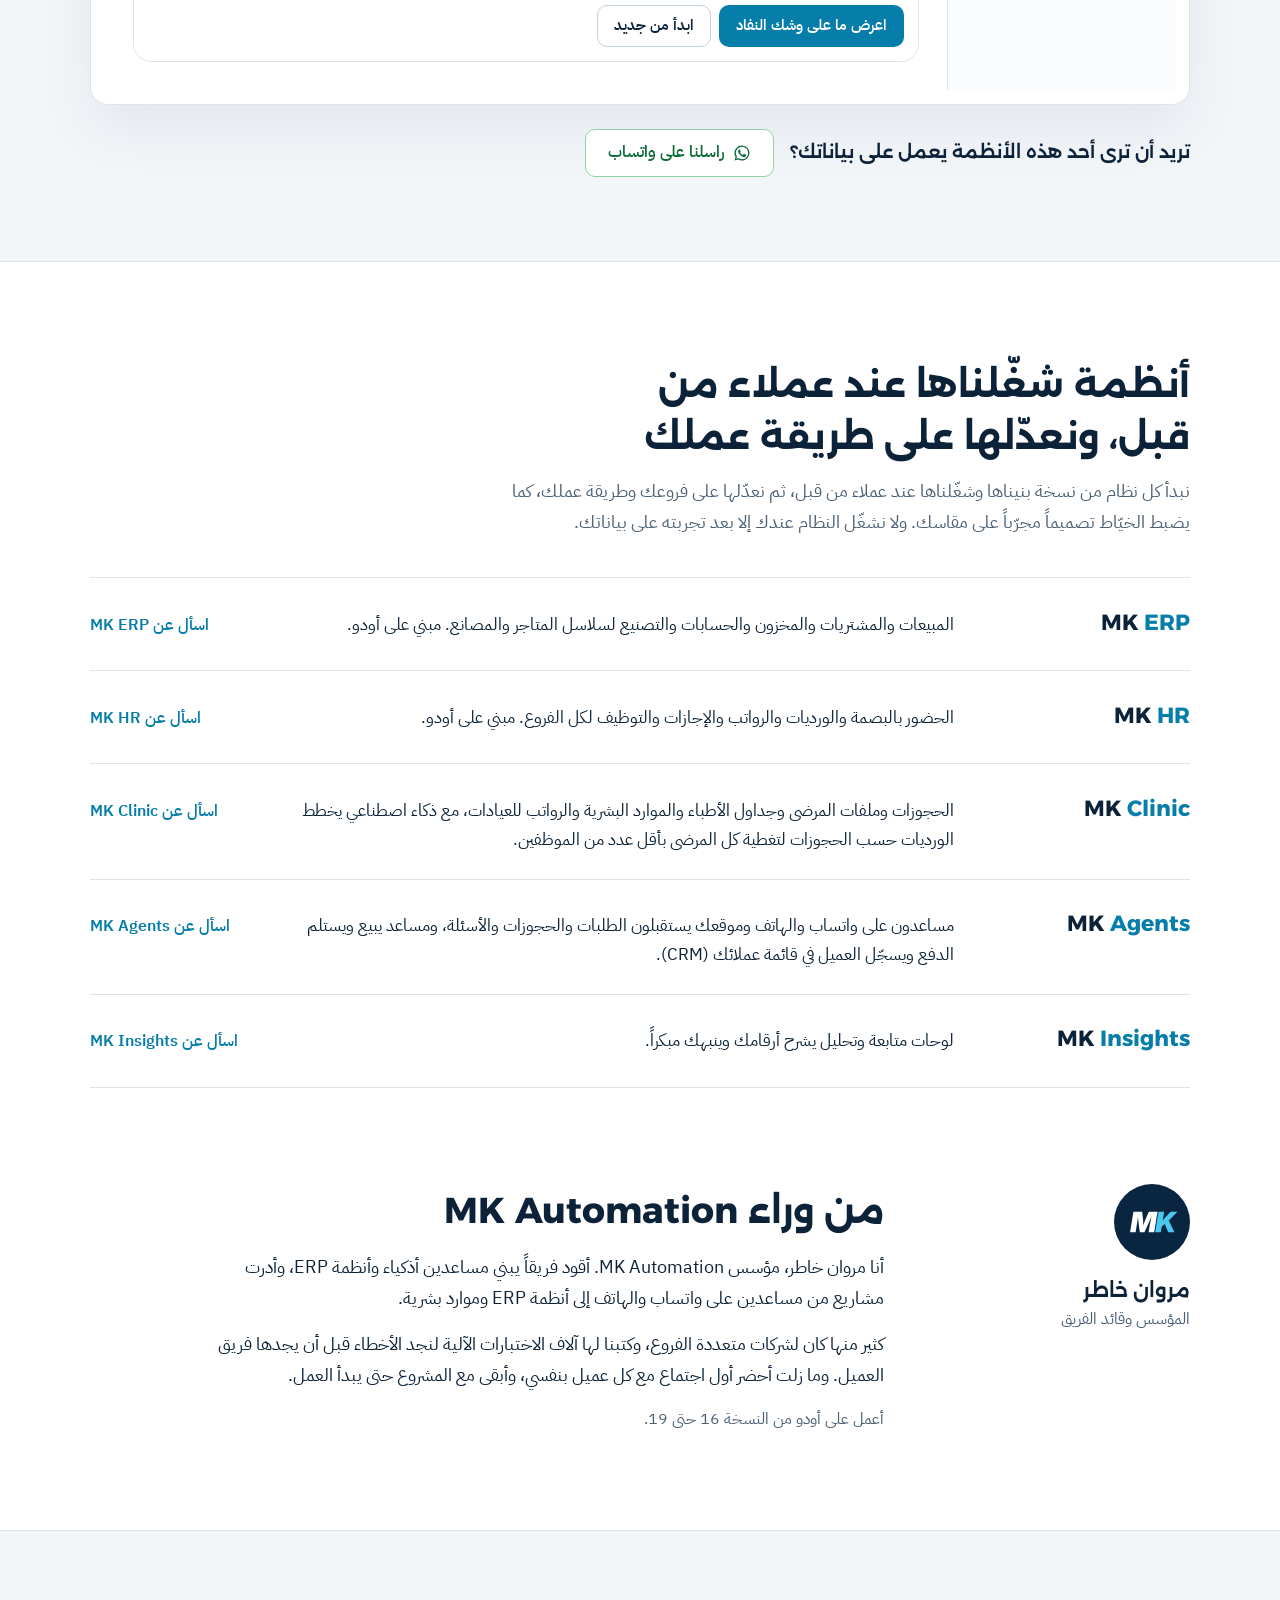
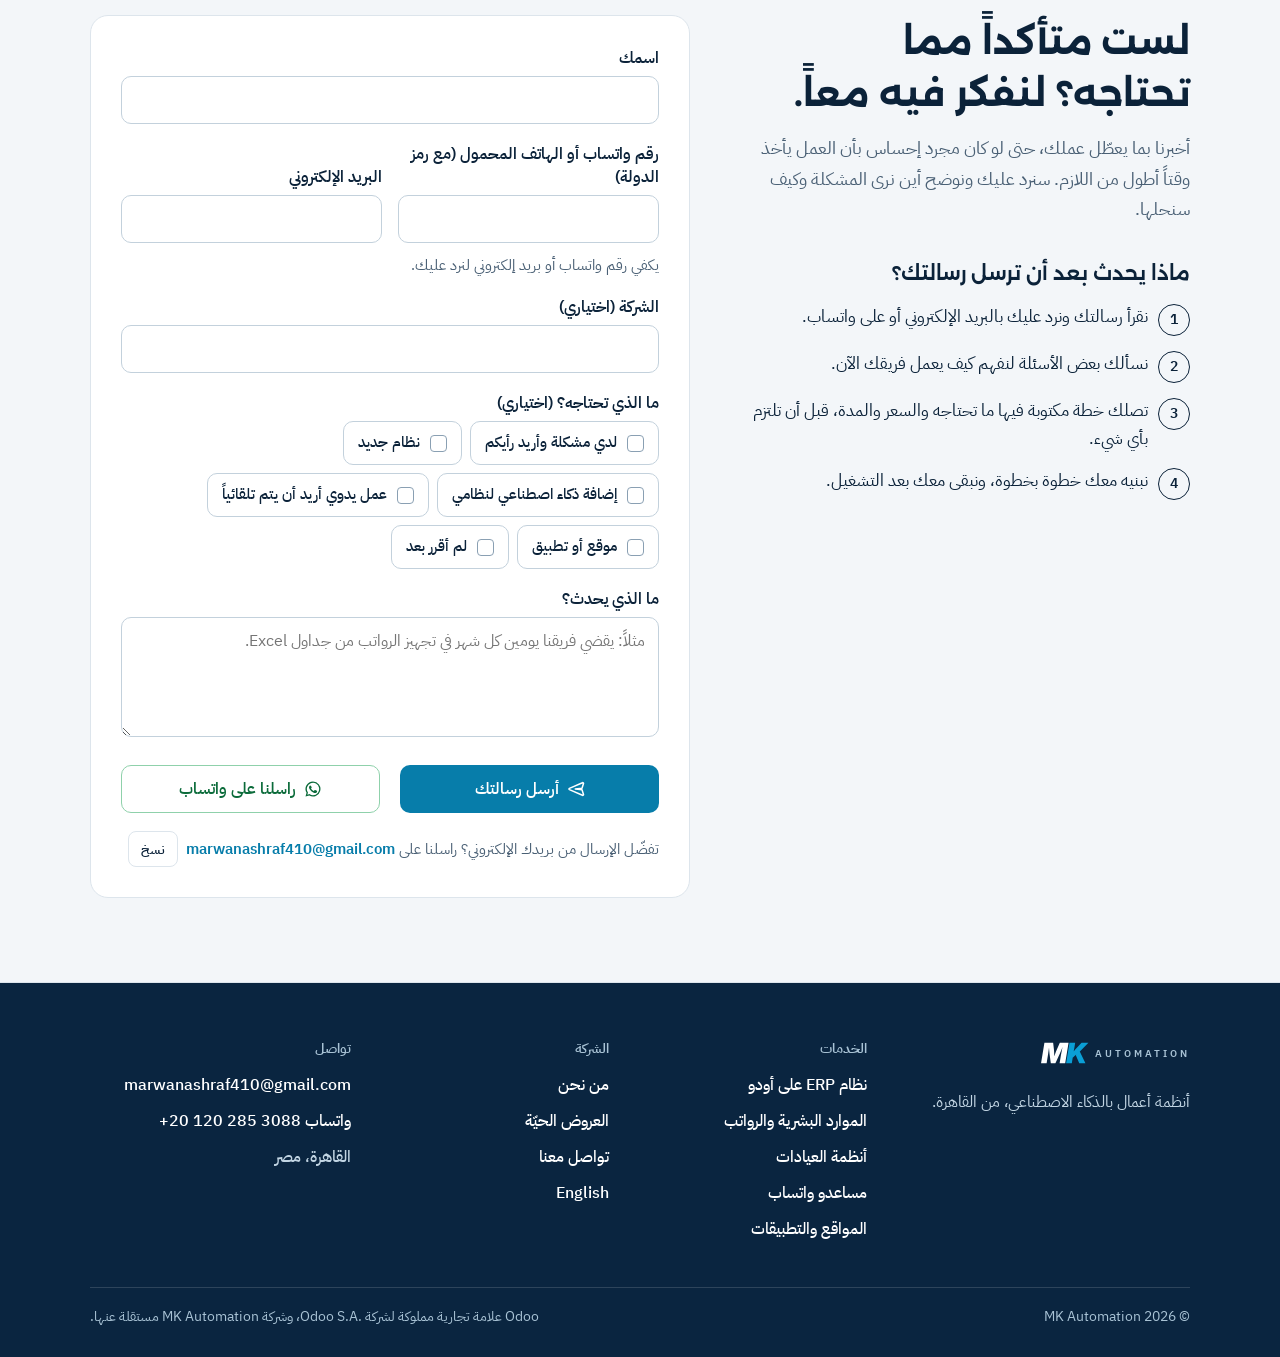
<file: mk/ar/index.html>
<!doctype html>
<html lang="ar" dir="rtl">
<head>
<meta charset="utf-8">
<meta name="viewport" content="width=device-width, initial-scale=1, viewport-fit=cover">
<title>أودو ERP وبرنامج موارد بشرية وشات بوت واتساب | MK Automation</title>
<meta name="description" content="شركة برمجة في القاهرة: نظام ERP على أودو، وبرنامج موارد بشرية بحضور وانصراف بالبصمة، وبرنامج عيادات، وشات بوت واتساب، وتصميم مواقع وتطبيقات. جرّب العروض الحيّة.">
<link rel="canonical" href="https://marwankhater.github.io/mk/ar/">
<link rel="alternate" hreflang="en" href="https://marwankhater.github.io/mk/">
<link rel="alternate" hreflang="ar" href="https://marwankhater.github.io/mk/ar/">
<link rel="alternate" hreflang="x-default" href="https://marwankhater.github.io/mk/">
<meta name="theme-color" content="#FFFFFF">
<meta name="color-scheme" content="light">
<meta name="referrer" content="strict-origin-when-cross-origin">
<link rel="icon" href="../favicon-96.png" sizes="96x96" type="image/png">
<link rel="icon" href="../favicon-32.png" sizes="32x32" type="image/png">
<link rel="apple-touch-icon" href="../apple-touch-icon.png">
<meta property="og:type" content="website">
<meta property="og:site_name" content="MK Automation">
<meta property="og:title" content="أودو ERP وبرنامج موارد بشرية وشات بوت واتساب | MK Automation">
<meta property="og:description" content="شركة برمجة في القاهرة: نظام ERP على أودو، وبرنامج موارد بشرية بحضور وانصراف بالبصمة، وبرنامج عيادات، وشات بوت واتساب، وتصميم مواقع وتطبيقات. جرّب العروض الحيّة.">
<meta property="og:url" content="https://marwankhater.github.io/mk/ar/">
<meta property="og:image" content="https://marwankhater.github.io/mk/img/og-ar.jpg">
<meta property="og:image:width" content="1200">
<meta property="og:image:height" content="630">
<meta property="og:image:alt" content="MK Automation: أنظمة ERP وموارد بشرية، والذكاء الاصطناعي في قلبها">
<meta property="og:locale" content="ar_EG">
<meta property="og:locale:alternate" content="en_US">
<meta name="twitter:card" content="summary_large_image">
<meta name="twitter:title" content="أودو ERP وبرنامج موارد بشرية وشات بوت واتساب | MK Automation">
<meta name="twitter:description" content="شركة برمجة في القاهرة: نظام ERP على أودو، وبرنامج موارد بشرية بحضور وانصراف بالبصمة، وبرنامج عيادات، وشات بوت واتساب، وتصميم مواقع وتطبيقات. جرّب العروض الحيّة.">
<meta name="twitter:image" content="https://marwankhater.github.io/mk/img/og-ar.jpg">
<script type="application/ld+json">{"@context":"https://schema.org","@graph":[{"@type":"ProfessionalService","@id":"https://marwankhater.github.io/mk/#business","name":"MK Automation","url":"https://marwankhater.github.io/mk/","logo":{"@type":"ImageObject","url":"https://marwankhater.github.io/mk/apple-touch-icon.png","width":180,"height":180},"image":"https://marwankhater.github.io/mk/img/og.jpg","description":"شركة برمجة في القاهرة تبني أنظمة ERP وموارد بشرية ورواتب على أودو (Odoo Community)، وأنظمة للعيادات، ووكلاء ذكاء اصطناعي على واتساب والهاتف، ولوحات تحليل ذكية، ومواقع وتطبيقات أندرويد وآيفون للشركات في مصر.","email":"marwanashraf410@gmail.com","telephone":"+201202853088","address":{"@type":"PostalAddress","addressLocality":"Cairo","addressCountry":"EG"},"areaServed":{"@type":"Country","name":"Egypt","sameAs":"https://www.wikidata.org/wiki/Q79"},"knowsLanguage":["ar","en"],"founder":{"@id":"https://marwankhater.github.io/mk/#founder"},"contactPoint":{"@type":"ContactPoint","contactType":"sales","email":"marwanashraf410@gmail.com","telephone":"+201202853088","url":"https://wa.me/201202853088","availableLanguage":["Arabic","English"],"areaServed":"EG"},"knowsAbout":["أودو Odoo Community","أنظمة ERP","الموارد البشرية والرواتب","الحضور والانصراف بالبصمة","أنظمة إدارة العيادات","واتساب للأعمال","وكلاء ذكاء اصطناعي","لوحات المتابعة","تطبيقات الولاء","تصميم المواقع","تطبيقات أندرويد وآيفون"],"hasOfferCatalog":{"@type":"OfferCatalog","name":"خدمات MK Automation","itemListElement":[{"@type":"Offer","itemOffered":{"@type":"Service","name":"وكلاء ذكاء اصطناعي على واتساب والهاتف","description":"مساعدون يردّون على العملاء، ويستقبلون الطلبات والحجوزات، ويستلمون الدفع، ويحدّثون الـ CRM."}},{"@type":"Offer","itemOffered":{"@type":"Service","name":"نظام ERP على أودو Odoo Community","description":"المبيعات والمشتريات والمخزون والحسابات والتصنيع لسلاسل المتاجر متعددة الفروع والمصانع."}},{"@type":"Offer","itemOffered":{"@type":"Service","name":"برنامج موارد بشرية ورواتب وحضور وانصراف بالبصمة","description":"أجهزة البصمة والورديات والرواتب والإجازات لكل الفروع على أودو."}},{"@type":"Offer","itemOffered":{"@type":"Service","name":"برنامج إدارة العيادات","description":"الحجوزات وملفات المرضى وجداول الأطباء والموارد البشرية والرواتب للعيادات."}},{"@type":"Offer","itemOffered":{"@type":"Service","name":"تحليل ذكي ولوحات متابعة","description":"لوحة لكل قسم، ومساعد يشرح ما تغيّر في الأرقام."}},{"@type":"Offer","itemOffered":{"@type":"Service","name":"أتمتة المهام","description":"التقارير وإدخال البيانات والمتابعات تعمل تلقائياً."}},{"@type":"Offer","itemOffered":{"@type":"Service","name":"تصميم مواقع إلكترونية","description":"مواقع للشركات بالعربي والإنجليزي تعمل جيداً على الهاتف."}},{"@type":"Offer","itemOffered":{"@type":"Service","name":"تطبيقات أندرويد وآيفون","description":"تطبيقات للهاتف والويب، منها تطبيقات الولاء بالنقاط والمكافآت."}}]}},{"@type":"Person","@id":"https://marwankhater.github.io/mk/#founder","name":"Marwan Khater","alternateName":"مروان خاطر","jobTitle":"Founder and AI Solutions Engineer","worksFor":{"@id":"https://marwankhater.github.io/mk/#business"}},{"@type":"WebSite","@id":"https://marwankhater.github.io/mk/#website","url":"https://marwankhater.github.io/mk/","name":"MK Automation","inLanguage":["en","ar"],"publisher":{"@id":"https://marwankhater.github.io/mk/#business"}},{"@type":"WebPage","@id":"https://marwankhater.github.io/mk/ar/#webpage","url":"https://marwankhater.github.io/mk/ar/","name":"أودو ERP وبرنامج موارد بشرية وشات بوت واتساب | MK Automation","description":"شركة برمجة في القاهرة: نظام ERP على أودو، وبرنامج موارد بشرية بحضور وانصراف بالبصمة، وبرنامج عيادات، وشات بوت واتساب، وتصميم مواقع وتطبيقات. جرّب العروض الحيّة.","inLanguage":"ar","isPartOf":{"@id":"https://marwankhater.github.io/mk/#website"},"about":{"@id":"https://marwankhater.github.io/mk/#business"},"primaryImageOfPage":{"@type":"ImageObject","url":"https://marwankhater.github.io/mk/img/og.jpg","width":1200,"height":630}}]}</script>
<link rel="preconnect" href="https://fonts.googleapis.com">
<link rel="preconnect" href="https://fonts.gstatic.com" crossorigin>
<link rel="stylesheet" href="https://fonts.googleapis.com/css2?family=Alexandria:wght@600..700&family=IBM+Plex+Sans+Arabic:wght@400;600&display=swap">
<link rel="stylesheet" href="../style.css?v=c693bca0">
<script>document.documentElement.classList.add('js')</script>
</head>
<body>
<header class="top"><a class="skip" href="#top" data-t="skip">انتقل إلى المحتوى</a><div class="wrap">
  <a class="logo" href="#top"><span class="mk"><svg class="mkl" viewBox="0 -1769 3267 2048" role="img" aria-label="MK"><path class="m" d="M3 0 250 -1490H888L945 -1024Q952 -964 957 -865Q962 -766 966 -652Q969 -539 970 -434Q970 -330 968 -258H893Q914 -330 950 -434Q985 -539 1025 -652Q1065 -766 1103 -865Q1141 -964 1168 -1024L1377 -1490H2016L1769 0H1361L1456 -576Q1465 -627 1482 -712Q1498 -796 1518 -897Q1537 -998 1556 -1100Q1576 -1202 1590 -1288H1613Q1579 -1193 1539 -1090Q1499 -988 1459 -890Q1419 -793 1384 -712Q1348 -630 1323 -576L1055 0H719L638 -576Q628 -648 616 -767Q604 -886 594 -1024Q584 -1162 579 -1288H608Q594 -1202 580 -1100Q565 -998 552 -897Q538 -796 526 -712Q515 -627 506 -576L411 0Z"/><path class="k" d="M2188 -261 2221 -603Q2278 -697 2330 -772Q2381 -848 2446 -926Q2511 -1004 2607 -1107L2967 -1490H3470L2720 -723L2684 -739ZM1838 0 2085 -1490H2501L2448 -1170L2369 -741L2344 -544L2254 0ZM2799 0 2539 -599 2820 -895 3251 0Z"/></svg></span> <small>AUTOMATION</small></a>
  <nav class="links" id="nav"><a href="#services" data-t="nav1">الخدمات</a><a href="#demos" data-t="nav3">جرّب بنفسك</a><a href="#about" data-t="nav5">من نحن</a><a href="#contact" class="m-only" data-t="talk">احكِ لنا مشكلتك</a></nav>
  <a class="lang" id="lang" href="https://marwankhater.github.io/mk/" hreflang="en" lang="en" aria-label="English">English</a>
  <a class="btn primary sm" href="#contact" data-t="talk">احكِ لنا مشكلتك</a>
</div></header>

<main id="top" tabindex="-1">
  <section class="hero" id="hero"><div class="wrap">
    <div class="htext">
      <h1 data-t="h1">نظام ERP على أودو، تسأله على واتساب فيردّ عليك</h1>
      <p class="lead" data-t="lead">نبني أنظمة ERP على أودو، وبرامج موارد بشرية ورواتب بالبصمة، وأنظمة للعيادات. ومع كل نظام مساعد تسأله عن أرقامك على واتساب. ونبني أيضاً المواقع والتطبيقات.</p>
      <div class="cta"><a class="btn primary" href="#contact" data-t="probBtn">احكِ لنا مشكلتك</a><a class="btn wa" id="heroWa" href="https://wa.me/201202853088" target="_blank" rel="noopener"><svg viewBox="0 0 24 24" fill="currentColor" aria-hidden="true"><path d="M12 2a10 10 0 0 0-8.6 15.1L2 22l5-1.3A10 10 0 1 0 12 2zm0 18.2a8.2 8.2 0 0 1-4.2-1.2l-.3-.2-3 .8.8-2.9-.2-.3A8.2 8.2 0 1 1 12 20.2zm4.5-6.1c-.2-.1-1.5-.7-1.7-.8s-.4-.1-.6.1-.7.8-.8 1-.3.2-.6.1a6.7 6.7 0 0 1-3.3-2.9c-.3-.4.2-.4.7-1.4.1-.2 0-.3 0-.5l-.8-1.8c-.2-.5-.4-.4-.6-.4h-.5a1 1 0 0 0-.7.3 3 3 0 0 0-.9 2.2 5.2 5.2 0 0 0 1.1 2.7 11.8 11.8 0 0 0 4.5 4c1.7.7 2.3.8 3.2.6a2.7 2.7 0 0 0 1.8-1.3 2.2 2.2 0 0 0 .1-1.3c0-.1-.2-.2-.4-.3z"/></svg><span data-t="waBtnL">راسلنا على واتساب</span></a></div>
      <p class="plan" data-t="planLine">قبل أن تلتزم بأي شيء، تصلك خطة مكتوبة فيها ما تحتاجه والسعر والمدة.</p>
      <p class="trust" data-t="trust">أنظمتنا تعمل اليوم في سلسلة متاجر، ومصنع، ومطعم، وشركات خدمات.</p>
    </div>
    <div class="scene" id="scene">
      <div class="rig" id="rig">
        <div class="erp" aria-hidden="true">
          <div class="erp-bar"><span class="wdots"><i></i><i></i><i></i></span><b data-t="erpApp">المخزون</b><span data-t="erpCrumb">التحويلات</span></div>
          <div class="erp-kpis">
            <div><small data-t="erpK2">هذا الأسبوع</small><b data-t="erpV2"><bdi dir="ltr">+6%</bdi></b></div>
            <div class="warn"><small data-t="erpK3">مخزون منخفض</small><b data-t="erpV3">مياه، فرع 4</b></div>
          </div>
          <table class="erp-t">
            <thead><tr><th data-t="erpC2">إلى</th><th data-t="erpC3">المنتج</th><th class="num" data-t="erpC4">الكمية</th><th data-t="erpC5">الحالة</th></tr></thead>
            <tbody>
              <tr class="nw" id="erpNew"><td data-t="erpR4b">فرع 4</td><td data-t="erpR4p">مياه 1.5 لتر</td><td class="num">120</td><td><em class="st rd" data-t="erpReady">جاهز</em></td></tr>
              <tr><td data-t="erpR3b">فرع 3</td><td data-t="erpR3p">سكر 1 كجم</td><td class="num">25</td><td><em class="st dn" data-t="erpDone">تم</em></td></tr>
              <tr><td data-t="erpR2b">فرع 1</td><td data-t="erpR2p">زيت عباد الشمس</td><td class="num">40</td><td><em class="st dn" data-t="erpDone">تم</em></td></tr>
              <tr><td data-t="erpR1b">فرع 2</td><td data-t="erpR1p">أرز 5 كجم</td><td class="num">60</td><td><em class="st dn" data-t="erpDone">تم</em></td></tr>
            </tbody>
          </table>
        </div>
        <div class="phone">
          <div class="screen">
            <div class="wa-h"><span class="wa-av" aria-hidden="true"><svg viewBox="0 0 64 64"><line x1="32" y1="4" x2="32" y2="13" stroke="#0A2540" stroke-width="3" stroke-linecap="round"/><circle cx="32" cy="5" r="4.5" fill="#4CC7EE"/><rect x="4" y="27" width="6" height="12" rx="3" fill="#0A9FD6"/><rect x="54" y="27" width="6" height="12" rx="3" fill="#0A9FD6"/><rect x="9" y="13" width="46" height="40" rx="15" fill="#0A2540"/><rect x="14" y="19" width="36" height="27" rx="11" fill="#103A5C"/><rect x="20.5" y="26" width="7" height="10" rx="3.5" fill="#5FD4F5"/><rect x="36.5" y="26" width="7" height="10" rx="3.5" fill="#5FD4F5"/><path d="M27 40.5q5 3 10 0" stroke="#5FD4F5" stroke-width="2.2" fill="none" stroke-linecap="round"/></svg></span><div><b data-t="waName">ماريو</b><small data-t="waSub">مساعد على واتساب</small></div></div>
            <div class="wa-msgs" id="waMsgs">
              <p class="wb me" data-t="hc1">إيه أخبار امبارح؟</p>
              <p class="wb" data-t="hc2">المبيعات 1.24 مليون، والأسبوع ده أعلى 6% من اللي قبله. فرع 3 الأحسن.</p>
              <p class="wb me" data-t="hc3">ليه مية فرع 4 قربت تخلص؟</p>
              <div class="wb"><p data-t="hc4">بتتباع أسرع من العادي بـ 40% من يوم الخميس. جهزتلك تحويل 120 كرتونة من المخزن.</p><button type="button" class="wa-btn" id="waBtn" data-t="hcBtn">وافق على التحويل</button></div>
            </div>
          </div>
        </div>
      </div>
      <p class="snote" data-t="sampleHero">بيانات تجريبية</p>
    </div>
  </div></section>

  <section class="block" id="services"><div class="wrap">
    <div class="head"><h2 data-t="sH">ما الذي نبنيه</h2><p data-t="sP">اختر خدمة واحدة أو سلّمنا المشروع كله. نعمل مع سلاسل المتاجر والمصانع والعيادات والمطاعم وشركات الخدمات، وتتكلم مباشرة مع الفريق الذي يبني نظامك.</p></div>
    <ul class="svcs">
      <li><h3 id="svc-wa" data-t="v1h">مساعد يرد على عملائك في واتساب والهاتف (شات بوت)</h3><p data-t="v1p">يجيب عن أسئلتهم، ويأخذ طلباتهم وحجوزاتهم ويسجلها في نظامك، في أي ساعة من اليوم.</p><a class="svdemo" href="#demos" data-demo="cs" aria-describedby="svc-wa" data-t="tryDemo">جرّب العرض</a></li>
      <li><h3 id="svc-erp" data-t="v4h">نظام ERP على أودو للمبيعات والمخزون والحسابات</h3><p data-t="v4p">برنامج واحد للمبيعات والمشتريات والمخزون والحسابات والتصنيع، تتابع منه كل فروعك ومخازنك.</p><a class="svdemo" href="#demos" data-demo="retail" aria-describedby="svc-erp" data-t="tryDemo">جرّب العرض</a></li>
      <li><h3 id="svc-hr" data-t="v5h">برنامج موارد بشرية ورواتب، وحضور وانصراف بالبصمة</h3><p data-t="v5p">الحضور بالبصمة والورديات والرواتب والإجازات لكل الفروع، ويصلك كل صباح ملخص بالحضور والغياب والتأخير.</p><a class="svdemo" href="#demos" data-demo="hr" aria-describedby="svc-hr" data-t="tryDemo">جرّب العرض</a></li>
      <li><h3 id="svc-clinic" data-t="v9h">برنامج إدارة العيادات</h3><p data-t="v9p">الحجوزات وملفات المرضى وجداول الأطباء والموارد البشرية والرواتب للعيادات، ويقترح ورديات الموظفين حسب حجوزات الغد.</p><a class="svdemo" href="#demos" data-demo="clinic" aria-describedby="svc-clinic" data-t="tryDemo">جرّب العرض</a></li>
      <li><h3 id="svc-reports" data-t="v3h">تقارير ولوحات متابعة</h3><p data-t="v3p">شاشة أرقام لكل قسم، ومساعد يشرح لك ما الذي تغيّر ولماذا.</p><a class="svdemo" href="#demos" data-demo="mgr" aria-describedby="svc-reports" data-t="tryDemo">جرّب العرض</a></li>
      <li><h3 id="svc-auto" data-t="v2h">مهام يدوية تتم تلقائياً (أتمتة)</h3><p data-t="v2p">التقارير وإدخال البيانات ومتابعة العملاء تأخذ من فريقك ساعات. نجعلها تتم وحدها، وتصلك الرسائل والملخصات مكتوبة.</p></li>
      <li><h3 id="svc-web" data-t="v7h">تصميم مواقع إلكترونية</h3><p data-t="v7p">مواقع للشركات باللغتين العربية والإنجليزية تفتح بسرعة على أي هاتف، ومعها مساعد يرد على زوارك، مثل ماريو في هذه الصفحة.</p></li>
      <li><h3 id="svc-apps" data-t="v8h">تطبيقات أندرويد وآيفون</h3><p data-t="v8p">تطبيق لشركتك على أندرويد وآيفون، مثل تطبيق نقاط ومكافآت لعملائك.</p><a class="svdemo" href="#demos" data-demo="apps" aria-describedby="svc-apps" data-t="tryDemo">جرّب العرض</a></li>
    </ul>
    <div class="odoo" id="odoo">
      <div><h3 data-t="oH">ما هو أودو، ولماذا نبني عليه؟</h3><p data-t="oP">أودو (<bdi>Odoo</bdi>) برنامج لإدارة الشركات تستخدمه شركات كثيرة حول العالم. نبني على نسخته المفتوحة (<bdi>Odoo Community</bdi>)، وهي بلا رسوم ترخيص عن كل مستخدم. نضبطه على فروعك ومنتجاتك وتقاريرك، وننقل إليه بياناتك من Excel أو من نظامك القديم.</p></div>
      <div class="ogrid">
        <div><b data-t="o1b">بلا رسوم ترخيص عن كل مستخدم</b><span data-t="o1s">أضف موظفين وفروعاً دون أن تدفع ترخيصاً عن كل حساب جديد.</span></div>
        <div><b data-t="o2b">بياناتك عندك</b><span data-t="o2s">يعمل على جهاز سيرفر داخل شركتك، أو على استضافة أونلاين تختارها، داخل بلدك إن أردت.</span></div>
        <div><b data-t="o3b">على مقاس شركتك</b><span data-t="o3s">نعدّل الشاشات والتقارير والموافقات والمطبوعات لتناسب شركتك، بالعربي والإنجليزي.</span></div>
        <div><b data-t="o4b">يكبر معك</b><span data-t="o4s">ابدأ بالمبيعات والمخزون، ثم أضف الحسابات والتصنيع والموارد البشرية والرواتب وقتما تريد.</span></div>
      </div>
    </div>
  </div></section>

  <section class="block tint" id="demos"><div class="wrap">
    <div class="head"><h2 data-t="dH">جرّب بنفسك أنظمة ERP والموارد البشرية ومساعد واتساب</h2><p data-t="dP">هنا 12 عرضاً ببيانات تجريبية. اختر نوع نشاطك، واضغط الأزرار لترى ما يحدث.</p></div>
    <div class="lab">
      <div class="tabs" id="tabs"></div>
      <div class="dpanel" id="dpanel" role="tabpanel"><div class="dinfo" id="dinfo"></div><div class="dstage" id="dstage"></div></div>
    </div>
    <div class="labcta"><p data-t="labCta">تريد أن ترى أحد هذه الأنظمة يعمل على بياناتك؟</p><a class="btn wa" id="labWa" href="https://wa.me/201202853088" target="_blank" rel="noopener"><svg viewBox="0 0 24 24" fill="currentColor" aria-hidden="true"><path d="M12 2a10 10 0 0 0-8.6 15.1L2 22l5-1.3A10 10 0 1 0 12 2zm0 18.2a8.2 8.2 0 0 1-4.2-1.2l-.3-.2-3 .8.8-2.9-.2-.3A8.2 8.2 0 1 1 12 20.2zm4.5-6.1c-.2-.1-1.5-.7-1.7-.8s-.4-.1-.6.1-.7.8-.8 1-.3.2-.6.1a6.7 6.7 0 0 1-3.3-2.9c-.3-.4.2-.4.7-1.4.1-.2 0-.3 0-.5l-.8-1.8c-.2-.5-.4-.4-.6-.4h-.5a1 1 0 0 0-.7.3 3 3 0 0 0-.9 2.2 5.2 5.2 0 0 0 1.1 2.7 11.8 11.8 0 0 0 4.5 4c1.7.7 2.3.8 3.2.6a2.7 2.7 0 0 0 1.8-1.3 2.2 2.2 0 0 0 .1-1.3c0-.1-.2-.2-.4-.3z"/></svg><span data-t="waBtnL">راسلنا على واتساب</span></a></div>
  </div></section>

  <section class="block" id="solutions"><div class="wrap">
    <div class="head"><h2 data-t="solH">أنظمة شغّلناها عند عملاء من قبل، ونعدّلها على طريقة عملك</h2><p data-t="solP">نبدأ كل نظام من نسخة بنيناها وشغّلناها عند عملاء من قبل، ثم نعدّلها على فروعك وطريقة عملك، كما يضبط الخيّاط تصميماً مجرّباً على مقاسك. ولا نشغّل النظام عندك إلا بعد تجربته على بياناتك.</p></div>
    <ul class="tpls">
      <li class="tpl sol"><div class="nm">MK <span>ERP</span></div><div><p data-t="sol1">المبيعات والمشتريات والمخزون والحسابات والتصنيع لسلاسل المتاجر والمصانع. مبني على أودو.</p></div></li>
      <li class="tpl sol"><div class="nm">MK <span>HR</span></div><div><p data-t="sol2">الحضور بالبصمة والورديات والرواتب والإجازات والتوظيف لكل الفروع. مبني على أودو.</p></div></li>
      <li class="tpl sol"><div class="nm">MK <span>Clinic</span></div><div><p data-t="sol5">الحجوزات وملفات المرضى وجداول الأطباء والموارد البشرية والرواتب للعيادات، مع ذكاء اصطناعي يخطط الورديات حسب الحجوزات لتغطية كل المرضى بأقل عدد من الموظفين.</p></div></li>
      <li class="tpl sol"><div class="nm">MK <span>Agents</span></div><div><p data-t="sol3">مساعدون على واتساب والهاتف وموقعك يستقبلون الطلبات والحجوزات والأسئلة، ومساعد يبيع ويستلم الدفع ويسجّل العميل في قائمة عملائك (<bdi>CRM</bdi>).</p></div></li>
      <li class="tpl sol"><div class="nm">MK <span>Insights</span></div><div><p data-t="sol4">لوحات متابعة وتحليل يشرح أرقامك وينبهك مبكراً.</p></div></li>
    </ul>
  </div></section>

  <section class="block" id="about"><div class="wrap">
    <div class="about">
      <div class="person">
        <div class="mono2" aria-hidden="true"><span><svg class="mkl" viewBox="0 -1769 3267 2048" aria-hidden="true" focusable="false"><path class="m" d="M3 0 250 -1490H888L945 -1024Q952 -964 957 -865Q962 -766 966 -652Q969 -539 970 -434Q970 -330 968 -258H893Q914 -330 950 -434Q985 -539 1025 -652Q1065 -766 1103 -865Q1141 -964 1168 -1024L1377 -1490H2016L1769 0H1361L1456 -576Q1465 -627 1482 -712Q1498 -796 1518 -897Q1537 -998 1556 -1100Q1576 -1202 1590 -1288H1613Q1579 -1193 1539 -1090Q1499 -988 1459 -890Q1419 -793 1384 -712Q1348 -630 1323 -576L1055 0H719L638 -576Q628 -648 616 -767Q604 -886 594 -1024Q584 -1162 579 -1288H608Q594 -1202 580 -1100Q565 -998 552 -897Q538 -796 526 -712Q515 -627 506 -576L411 0Z"/><path class="k" d="M2188 -261 2221 -603Q2278 -697 2330 -772Q2381 -848 2446 -926Q2511 -1004 2607 -1107L2967 -1490H3470L2720 -723L2684 -739ZM1838 0 2085 -1490H2501L2448 -1170L2369 -741L2344 -544L2254 0ZM2799 0 2539 -599 2820 -895 3251 0Z"/></svg></span></div>
        <h3 data-t="abName">مروان خاطر</h3>
        <p data-t="abRole">المؤسس وقائد الفريق</p>
      </div>
      <div class="txt"><h2 data-t="abH">من وراء <bdi>MK Automation</bdi></h2><p data-t="ab1">أنا مروان خاطر، مؤسس <bdi>MK Automation</bdi>. أقود فريقاً يبني مساعدين أذكياء وأنظمة ERP، وأدرت مشاريع من مساعدين على واتساب والهاتف إلى أنظمة ERP وموارد بشرية.</p><p data-t="ab2">كثير منها كان لشركات متعددة الفروع، وكتبنا لها آلاف الاختبارات الآلية لنجد الأخطاء قبل أن يجدها فريق العميل. وما زلت أحضر أول اجتماع مع كل عميل بنفسي، وأبقى مع المشروع حتى يبدأ العمل.</p><p class="skills" data-t="abChips">أعمل على أودو من النسخة 16 حتى 19.</p></div>
    </div>
  </div></section>

  <section class="block tint" id="contact"><div class="wrap">
    <div class="ask">
      <div>
        <div class="head"><h2 data-t="cH">لست متأكداً مما تحتاجه؟ لنفكر فيه معاً.</h2><p data-t="cP">أخبرنا بما يعطّل عملك، حتى لو كان مجرد إحساس بأن العمل يأخذ وقتاً أطول من اللازم. سنرد عليك ونوضح أين نرى المشكلة وكيف سنحلها.</p></div>
        <h3 class="nxT" data-t="nxT">ماذا يحدث بعد أن ترسل رسالتك؟</h3>
        <ol class="next" id="process"><li data-t="nx1">نقرأ رسالتك ونرد عليك بالبريد الإلكتروني أو على واتساب.</li><li data-t="nx2">نسألك بعض الأسئلة لنفهم كيف يعمل فريقك الآن.</li><li data-t="nx3">تصلك خطة مكتوبة فيها ما تحتاجه والسعر والمدة، قبل أن تلتزم بأي شيء.</li><li data-t="nx4">نبنيه معك خطوة بخطوة، ونبقى معك بعد التشغيل.</li></ol>
      </div>
      <form class="form" id="askForm" action="https://api.web3forms.com/submit" method="POST" novalidate>
        <input type="hidden" name="access_key" value="21800f72-f7b8-4ae7-aa43-c5831971986c">
        <input type="hidden" name="subject" id="fSubj" value="New request from the MK Automation website">
        <input type="hidden" name="from_name" value="MK Automation website">
        <input type="checkbox" name="botcheck" id="fHoney" class="hidden" style="display:none" tabindex="-1" autocomplete="off">
        <div class="fstatus" id="fStatus" role="status" tabindex="-1" hidden></div>
        <div class="field"><label for="fName" data-t="fName">اسمك</label><input id="fName" name="name" autocomplete="name" aria-describedby="eName"><span class="ferr" id="eName"></span></div>
        <div class="row">
          <div class="field"><label for="fPhone" data-t="fPhone">رقم واتساب أو الهاتف المحمول (مع رمز الدولة)</label><input id="fPhone" name="phone" type="tel" inputmode="tel" autocomplete="tel" dir="ltr" aria-describedby="ePhone hContact"><span class="ferr" id="ePhone"></span></div>
          <div class="field"><label for="fEmail" data-t="fEmail">البريد الإلكتروني</label><input id="fEmail" name="email" type="email" inputmode="email" autocomplete="email" dir="ltr" aria-describedby="eEmail hContact"><span class="ferr" id="eEmail"></span></div>
        </div>
        <p class="fhelp" id="hContact" data-t="fContactHelp">يكفي رقم واتساب أو بريد إلكتروني لنرد عليك.</p>
        <div class="field"><label for="fCompany" data-t="fCompany">الشركة (اختياري)</label><input id="fCompany" name="company" autocomplete="organization"></div>
        <fieldset class="field"><legend data-t="fNeed">ما الذي تحتاجه؟ (اختياري)</legend><div class="pills" id="pills"></div></fieldset>
        <div class="field"><label for="fProblem" data-t="fProblem">ما الذي يحدث؟</label><textarea id="fProblem" name="message" maxlength="1500" aria-describedby="eProblem"></textarea><span class="ferr" id="eProblem"></span></div>
        <div class="sendrow">
          <button class="btn primary" id="send" type="submit"><svg viewBox="0 0 24 24" fill="none" stroke="currentColor" stroke-width="2" stroke-linejoin="round" aria-hidden="true"><path d="M3.4 20.4l17.4-7.5a1 1 0 0 0 0-1.8L3.4 3.6a1 1 0 0 0-1.4 1.1L4 11l9 1-9 1-2 6.3a1 1 0 0 0 1.4 1.1z"/></svg><span id="sendL" data-t="send">أرسل رسالتك</span></button>
          <a class="btn wa" id="sendWa" href="https://wa.me/201202853088" target="_blank" rel="noopener"><svg viewBox="0 0 24 24" fill="currentColor" aria-hidden="true"><path d="M12 2a10 10 0 0 0-8.6 15.1L2 22l5-1.3A10 10 0 1 0 12 2zm0 18.2a8.2 8.2 0 0 1-4.2-1.2l-.3-.2-3 .8.8-2.9-.2-.3A8.2 8.2 0 1 1 12 20.2zm4.5-6.1c-.2-.1-1.5-.7-1.7-.8s-.4-.1-.6.1-.7.8-.8 1-.3.2-.6.1a6.7 6.7 0 0 1-3.3-2.9c-.3-.4.2-.4.7-1.4.1-.2 0-.3 0-.5l-.8-1.8c-.2-.5-.4-.4-.6-.4h-.5a1 1 0 0 0-.7.3 3 3 0 0 0-.9 2.2 5.2 5.2 0 0 0 1.1 2.7 11.8 11.8 0 0 0 4.5 4c1.7.7 2.3.8 3.2.6a2.7 2.7 0 0 0 1.8-1.3 2.2 2.2 0 0 0 .1-1.3c0-.1-.2-.2-.4-.3z"/></svg><span data-t="sendWa">راسلنا على واتساب</span></a>
        </div>
        <p class="small"><span data-t="fSmall">تفضّل الإرسال من بريدك الإلكتروني؟ راسلنا على</span> <a href="mailto:marwanashraf410@gmail.com" id="mailTxt">marwanashraf410@gmail.com</a><button type="button" class="copy" id="copyMail" data-t="copy">نسخ</button></p>
      </form>
    </div>
  </div></section>
</main>

<footer class="site"><div class="wrap">
  <div class="fcols">
    <div class="fbrand">
      <a class="logo" href="#top"><span class="mk"><svg class="mkl" viewBox="0 -1769 3267 2048" role="img" aria-label="MK"><path class="m" d="M3 0 250 -1490H888L945 -1024Q952 -964 957 -865Q962 -766 966 -652Q969 -539 970 -434Q970 -330 968 -258H893Q914 -330 950 -434Q985 -539 1025 -652Q1065 -766 1103 -865Q1141 -964 1168 -1024L1377 -1490H2016L1769 0H1361L1456 -576Q1465 -627 1482 -712Q1498 -796 1518 -897Q1537 -998 1556 -1100Q1576 -1202 1590 -1288H1613Q1579 -1193 1539 -1090Q1499 -988 1459 -890Q1419 -793 1384 -712Q1348 -630 1323 -576L1055 0H719L638 -576Q628 -648 616 -767Q604 -886 594 -1024Q584 -1162 579 -1288H608Q594 -1202 580 -1100Q565 -998 552 -897Q538 -796 526 -712Q515 -627 506 -576L411 0Z"/><path class="k" d="M2188 -261 2221 -603Q2278 -697 2330 -772Q2381 -848 2446 -926Q2511 -1004 2607 -1107L2967 -1490H3470L2720 -723L2684 -739ZM1838 0 2085 -1490H2501L2448 -1170L2369 -741L2344 -544L2254 0ZM2799 0 2539 -599 2820 -895 3251 0Z"/></svg></span> <small>AUTOMATION</small></a>
      <p data-t="footDesc">أنظمة أعمال بالذكاء الاصطناعي، من القاهرة.</p>
    </div>
    <div class="fcol"><h2 class="fh" data-t="footSvc">الخدمات</h2><ul class="flinks"><li><a href="#svc-erp" data-t="fS1">نظام ERP على أودو</a></li><li><a href="#svc-hr" data-t="fS2">الموارد البشرية والرواتب</a></li><li><a href="#svc-clinic" data-t="fS3">أنظمة العيادات</a></li><li><a href="#svc-wa" data-t="fS4">مساعدو واتساب</a></li><li><a href="#svc-web" data-t="fS5">المواقع والتطبيقات</a></li></ul></div>
    <div class="fcol"><h2 class="fh" data-t="footCo">الشركة</h2><ul class="flinks"><li><a href="#about" data-t="footAbout">من نحن</a></li><li><a href="#demos" data-t="footDemos">العروض الحيّة</a></li><li><a href="#contact" data-t="footContact">تواصل معنا</a></li><li><a href="https://marwankhater.github.io/mk/" hreflang="en" lang="en">English</a></li></ul></div>
    <div class="fcol"><h2 class="fh" data-t="footCt">تواصل</h2><address class="flinks"><a href="mailto:marwanashraf410@gmail.com"><bdi dir="ltr">marwanashraf410@gmail.com</bdi></a><a href="https://wa.me/201202853088" target="_blank" rel="noopener"><span data-t="footWa">واتساب</span>&nbsp;<bdi dir="ltr">+20 120 285 3088</bdi></a><span data-t="footCity">القاهرة، مصر</span></address></div>
  </div>
  <div class="fine"><span data-t="foot">© 2026 <bdi>MK Automation</bdi></span><span data-t="odooNote"><bdi>Odoo</bdi> علامة تجارية مملوكة لشركة <bdi>Odoo S.A.</bdi>، وشركة <bdi>MK Automation</bdi> مستقلة عنها.</span></div>
</div></footer>


<div class="mario" id="mario">
  <div class="mbub" id="mbub" hidden><button type="button" class="mx" id="mbubX" aria-label="إغلاق">×</button><p id="mbubTxt"></p><div class="mchips" id="mbubChips"></div></div>
  <div class="mshade" id="mshade" hidden></div>
  <div class="mpanel" id="mpanel" role="dialog" aria-label="Mario" hidden>
    <div class="mph"><svg viewBox="0 0 64 64" class="robot" aria-hidden="true"><line x1="32" y1="4" x2="32" y2="13" stroke="#0A2540" stroke-width="3" stroke-linecap="round"/><circle class="ant" cx="32" cy="5" r="4.5" fill="#4CC7EE"/><rect x="4" y="27" width="6" height="12" rx="3" fill="#0A9FD6"/><g class="arm"><rect x="52" y="35" width="5.5" height="15" rx="2.75" fill="#0A9FD6"/><circle cx="54.75" cy="51.5" r="4.2" fill="#4CC7EE"/></g><rect x="54" y="27" width="6" height="12" rx="3" fill="#0A9FD6"/><rect x="9" y="13" width="46" height="40" rx="15" fill="#0A2540"/><rect x="14" y="19" width="36" height="27" rx="11" fill="#103A5C"/><g class="pupils"><g class="blink"><rect x="20.5" y="26" width="7" height="10" rx="3.5" fill="#5FD4F5"/><rect x="36.5" y="26" width="7" height="10" rx="3.5" fill="#5FD4F5"/></g><g class="eyes-h" fill="none" stroke="#5FD4F5" stroke-width="2.6" stroke-linecap="round"><path d="M20 33q4-6 8 0"/><path d="M36 33q4-6 8 0"/></g></g><path class="mouth" d="M27 40.5q5 3 10 0" stroke="#5FD4F5" stroke-width="2.2" fill="none" stroke-linecap="round"/><circle cx="17.5" cy="38" r="2.2" fill="#FF8FA3" opacity=".55"/><circle cx="46.5" cy="38" r="2.2" fill="#FF8FA3" opacity=".55"/></svg><div><b id="mName">Mario</b><small id="mSub"></small></div><button type="button" class="mx" id="mClose" aria-label="إغلاق">×</button></div>
    <div class="mmsgs" id="mmsgs" aria-live="polite"></div>
    <div class="mchips" id="mchips"></div>
    <form class="min" id="mform"><input id="mtext" autocomplete="off" maxlength="300" aria-label="اسأل ماريو عن أي شيء…"><button type="submit" aria-label="إرسال"><svg viewBox="0 0 24 24" fill="currentColor"><path d="M3.4 20.4l17.4-7.5a1 1 0 0 0 0-1.8L3.4 3.6a1 1 0 0 0-1.4 1.1L4 11l9 1-9 1-2 6.3a1 1 0 0 0 1.4 1.1z"/></svg></button></form>
  </div>
  <button type="button" class="mbtn" id="mbtn" aria-label="اسأل ماريو" aria-controls="mpanel" aria-expanded="false"><svg viewBox="0 0 64 64" class="robot" aria-hidden="true"><line x1="32" y1="4" x2="32" y2="13" stroke="#0A2540" stroke-width="3" stroke-linecap="round"/><circle class="ant" cx="32" cy="5" r="4.5" fill="#4CC7EE"/><rect x="4" y="27" width="6" height="12" rx="3" fill="#0A9FD6"/><g class="arm"><rect x="52" y="35" width="5.5" height="15" rx="2.75" fill="#0A9FD6"/><circle cx="54.75" cy="51.5" r="4.2" fill="#4CC7EE"/></g><rect x="54" y="27" width="6" height="12" rx="3" fill="#0A9FD6"/><rect x="9" y="13" width="46" height="40" rx="15" fill="#0A2540"/><rect x="14" y="19" width="36" height="27" rx="11" fill="#103A5C"/><g class="pupils"><g class="blink"><rect x="20.5" y="26" width="7" height="10" rx="3.5" fill="#5FD4F5"/><rect x="36.5" y="26" width="7" height="10" rx="3.5" fill="#5FD4F5"/></g><g class="eyes-h" fill="none" stroke="#5FD4F5" stroke-width="2.6" stroke-linecap="round"><path d="M20 33q4-6 8 0"/><path d="M36 33q4-6 8 0"/></g></g><path class="mouth" d="M27 40.5q5 3 10 0" stroke="#5FD4F5" stroke-width="2.2" fill="none" stroke-linecap="round"/><circle cx="17.5" cy="38" r="2.2" fill="#FF8FA3" opacity=".55"/><circle cx="46.5" cy="38" r="2.2" fill="#FF8FA3" opacity=".55"/></svg></button>
</div>
<noscript><p class="wrap" lang="en" dir="ltr">The live demos and Mario need JavaScript. The rest of this page works without it.</p><p class="wrap" lang="ar" dir="rtl">العروض الحيّة وماريو تحتاج إلى JavaScript، وباقي الصفحة يعمل بدونها.</p><style>.mario{display:none}</style></noscript>
<script src="../app.js?v=c693bca0" defer></script>
</body>
</html>
</file>
<file: mk/style.css>
@keyframes in{0%{opacity:0;transform:translateY(6px)}to{opacity:1;transform:none}}@keyframes blink{0%,to{opacity:.3}50%{opacity:1}}@keyframes pop{0%{opacity:0;transform:translateY(6px) scale(.98)}to{opacity:1;transform:none}}@keyframes wv{0%,to{transform:scaleY(.2)}50%{transform:scaleY(1)}}@keyframes toastIn{0%{opacity:0;transform:translateY(-18px) scale(.96)}to{opacity:1;transform:none}}@keyframes ring2{0%,to{transform:rotate(0)}25%{transform:rotate(-14deg)}75%{transform:rotate(14deg)}}@keyframes ping{0%{box-shadow:0 0 0 0 rgba(10,159,214,.45)}to{box-shadow:0 0 0 12px transparent}}@keyframes flash{0%{background:#ffe9b0}to{background:0 0}}@keyframes talk{0%{transform:scaleY(.3)}to{transform:scaleY(1.6)}}@keyframes ring{0%{transform:scale(.9);opacity:.8}to{transform:scale(1.25);opacity:0}}@keyframes bob{0%,to{transform:translateY(0)}50%{transform:translateY(-3px)}}@keyframes glow{50%{fill:#b5eeff}}@keyframes blinkE{0%,94%,to{transform:scaleY(1)}97%{transform:scaleY(.12)}}@keyframes tilt{20%,80%{transform:rotate(-6deg)}}@keyframes armWave{0%,to{transform:rotate(0)}15%,75%{transform:rotate(-150deg)}30%,60%{transform:rotate(-115deg)}45%{transform:rotate(-160deg)}}@keyframes introPop{0%{transform:translateY(90px) scale(.4);opacity:0}60%{opacity:1}to{transform:none;opacity:1}}@keyframes sheetUp{0%{transform:translateY(100%)}to{transform:none}}@keyframes fadeIn{0%{opacity:0}}@keyframes sway{0%,to{transform:rotateY(-12deg)}50%{transform:rotateY(12deg)}}@keyframes rowIn{0%{opacity:0}to{opacity:1}}@keyframes wbIn{0%{opacity:0;transform:translateY(8px)}to{opacity:1;transform:none}}@keyframes spin{to{transform:rotate(360deg)}}.sample{display:inline-block;font:500 11.5px var(--f-body);color:var(--muted);background:#f0f4f7;padding:1px 8px;border-radius:99px}.okline{display:inline-flex;align-items:center;gap:6px;margin-top:8px;font-size:13.5px;font-weight:600;color:#0b8c6b;animation:in .35s}.lab{background:var(--surface);padding:14px;box-shadow:0 24px 60px rgba(11,34,57,.07)}.tabs{display:flex;flex-wrap:wrap;gap:6px;padding:2px}.tabs::-webkit-scrollbar{display:none}.tabs>[role=tablist]{display:flex;flex-wrap:wrap;gap:6px;flex:1 1 0;min-width:0}.hood span,.tab{color:var(--muted)}.tab{flex:none;font:500 14px var(--f-body);background:#f3f7fa;border:1.5px solid transparent;border-radius:12px;padding:9px 14px;cursor:pointer;transition:background-color .2s,color .2s,border-color .2s}.tab:hover,nav.links a:hover{color:var(--ink)}.tab[aria-selected=true]{background:var(--navy);color:#fff}.dpanel{display:grid;grid-template-columns:330px 1fr;gap:26px;padding:22px 10px 10px;transition:opacity .2s ease}.dpanel>*{min-width:0}.dinfo .k{font-size:13px;font-weight:500;color:#00796e;background:var(--teal-t);padding:2px 10px;border-radius:999px}.dinfo h3,.hood b{font:600 24px/1.3 var(--f-head);color:var(--navy)}.hood{margin-top:16px;padding:12px 14px;border-radius:14px;background:#f6f9fb;border:1px solid #e6eef3}.hood b{display:block;font:600 12.5px var(--f-body);margin-bottom:3px}.hood span{font-size:13.5px}.dstage{min-height:476px}.duo{display:grid;grid-template-columns:minmax(0,1fr) minmax(0,1fr);gap:14px}.chat{background:#fff;border:1px solid var(--line);border-radius:18px;overflow:hidden;display:flex;flex-direction:column;min-width:0}.chat .ch{display:flex;align-items:center;gap:10px;padding:10px 14px;background:#0f7a6d;color:#fff}.chat .ch b{display:block;font:600 14.5px var(--f-body);line-height:1.3}.chat .ch small,.msg time{display:block;font-size:11.5px}.cav{flex:none;width:34px;height:34px;border-radius:50%;display:grid;place-items:center;background:rgba(255,255,255,.18);font:700 12px"Inter",sans-serif;color:#fff}.msgs{height:330px;overflow-y:auto;padding:14px 12px;background:#efeae2;display:flex;flex-direction:column;gap:6px;overscroll-behavior:contain}.msg{max-width:86%;align-self:flex-start;background:#fff;border-radius:10px;padding:6px 10px 3px;font-size:14px;line-height:1.55;box-shadow:0 1px 1px rgba(0,0,0,.06);animation:pop .28s ease-out;overflow-wrap:anywhere}.msg.me{align-self:flex-end;background:#d9fdd3}.msg time{text-align:end;font-size:10.5px;color:#667781}.msg.typing{display:flex;gap:4px;padding:11px 13px}.msg.typing i{width:6px;height:6px;border-radius:50%;background:#9aa7ae;animation:blink 1s infinite}.msg.typing i:nth-child(2){animation-delay:.15s}.msg.typing i:nth-child(3){animation-delay:.3s}.opts,.sys{display:flex}.opts{flex-wrap:wrap;gap:6px;padding:10px;background:#f7f9fa;border-top:1px solid var(--line);min-height:98px;align-content:flex-start}.opts button{font:500 13.5px var(--f-body);border:1.5px solid #b9dfd6;background:#fff;color:#0f7a6d;padding:6px 12px;cursor:pointer;animation:pop .25s ease-out;transition:background-color .2s;text-align:start}.opts button:hover{background:#eaf7f3}.chat.odoo .ch{background:#714b67}.chat.odoo .msgs{background:#f6f7f9}.chat.odoo .msg.me{background:#efe7ee}.chat.odoo .opts button{border-color:#d9c6d4;color:#714b67}.chat.odoo .opts button:hover{background:#f7f0f5}.sys{background:#fff;border:1px solid var(--line);border-radius:18px;padding:14px;min-width:0;flex-direction:column;gap:12px}.sys .st{display:flex;justify-content:space-between;align-items:center;gap:8px;font:600 14.5px var(--f-head);color:var(--navy)}.sys .st2{font:600 12.5px var(--f-body);color:var(--muted)}.empty,.note{margin:0;color:var(--muted)}.empty{font-size:14px;text-align:center;padding:34px 12px;border:1.5px dashed var(--line);border-radius:12px}.note{font-size:13px}.ticket{border:1px solid #f1e2c3;background:#fffcf5;border-radius:14px;padding:12px 14px}.ticket .tk,.ticket .tt{display:flex;justify-content:space-between}.ticket .tk{align-items:center}.ticket .tk b{font:700 18px var(--f-head)}.ticket small{color:var(--muted);font-size:12.5px}.ticket ul{list-style:none;padding:0;margin:10px 0;font-size:14.5px;display:grid;gap:4px}.ticket .tt{border-top:1px dashed #e8d8b5;padding-top:8px;font-size:14px}.pill2{font-size:12px;font-weight:600;padding:2px 10px;border-radius:99px;transition:background-color .3s,color .3s}.pill2.new{background:var(--sky-t);color:var(--cyan-d)}.pill2.prep{background:var(--sun-t);color:#a86a0a}.cal{display:grid;grid-template-columns:70px 1fr 1fr;gap:6px;font-size:12.5px}.cal .h,.slot{text-align:center}.cal .h,.cal .tm{color:var(--muted)}.cal .h{font-weight:600}.cal .tm{align-self:center}.slot{min-height:54px;border-radius:10px;background:#f6f9fb;border:1px dashed #d6e2ea;display:flex;align-items:center;justify-content:center;padding:4px;line-height:1.35}.slot.busy{background:#ecf1f5;border-style:solid;border-color:#e2e9ef;color:var(--muted)}.slot.new{background:var(--sky-t);border:1.5px solid var(--cyan);color:var(--cyan-d);font-weight:600}.srcs{display:flex;flex-wrap:wrap;gap:6px}.src{padding:6px 11px;border-radius:10px;background:#f3f7fa;color:var(--muted);font-size:13px;transition:background-color .3s,color .3s,box-shadow .3s}.src.on{background:var(--teal-t);color:#00796e;box-shadow:inset 0 0 0 1.5px var(--teal)}.log,.tw{border-radius:12px}.log,.log div{overflow:hidden}.log{font:12px/1.7 var(--mono);background:#0b2239;color:#bfe7f6;padding:10px 12px;direction:ltr;text-align:left;min-height:132px}.log div{white-space:nowrap;text-overflow:ellipsis;animation:in .3s}.log div::before{content:"› ";color:#4cc7ee}.tw{overflow-x:auto;border:1px solid #e6eef3}table.grid{width:100%;border-collapse:collapse;font-size:13px}table.grid td,table.grid th{padding:8px 10px;white-space:nowrap}table.grid th{text-align:start;color:var(--muted);font-weight:600;background:#f8fafc;border-bottom:1px solid #e6eef3}table.grid td{border-bottom:1px solid #eef3f6;transition:background-color .4s,color .4s}table.grid tr:last-child td{border-bottom:0}table.grid .num{text-align:end;font-variant-numeric:tabular-nums}table.grid .mono{font-family:var(--mono);font-size:12px;direction:ltr}tr.hl td{background:#fff4e0}tr.hl2 td{background:var(--sky-t)}.tag{display:inline-block;font-size:11.5px;font-weight:600;padding:1px 8px;border-radius:99px}.tag.od{background:#fdecec;color:#b42318}.tag.nd{background:#eef3f6;color:var(--muted)}.tag.dr{background:#f1e8ef;color:#714b67}.qline,.sugg .ph{color:var(--muted)}.qline{font:11.5px/1.6 var(--mono);direction:ltr;text-align:left;background:#f6f8fa;padding:6px 10px;border-radius:8px;overflow-x:auto;white-space:nowrap}td.low,td.up{font-weight:600}td.low{background:#fdecec;color:#b42318}td.up{background:#e3f7ef;color:#0b8c6b}.sugg,.tx p{font-size:14px}.sugg{border:1.5px solid #cbeaf6;background:#f4fbfe;border-radius:14px;padding:12px 14px}.sugg h6{margin:0 0 6px;font:600 13px var(--f-body);color:var(--cyan-d);gap:2px}.flow .aiw2 .ai-chip,.sugg h6 .ai-chip{margin-inline:0 6px}.sugg ul{margin:0;padding-inline-start:18px;display:grid;gap:3px}.sugg li.done{color:#0b8c6b;list-style:none;margin-inline-start:-18px}.sugg .ph{margin:0}.dbtns{display:flex;flex-wrap:wrap;gap:8px}.call,.tx{display:flex;flex-direction:column}.call{background:linear-gradient(160deg,#0b3354,#0a2540);color:#fff;border-radius:18px;padding:16px;gap:12px;min-width:0}.call .who,.sugg h6{display:flex;align-items:center}.call .who{gap:12px}.call .who b{display:block;font:600 15px var(--f-body)}.call .who small,.toast span{display:block;font-size:12px;color:#9fc3da}.call .ctm{margin-inline-start:auto;font:500 14px var(--mono);color:#cfe3ef}.call .wave{display:flex;align-items:center;justify-content:center;gap:3px;height:36px;direction:ltr}.call .wave i{width:4px;height:var(--h);border-radius:2px;background:#4cc7ee;transform:scaleY(.14);transition:transform .3s}.call .wave.on i{animation:wv .8s ease-in-out infinite;animation-delay:var(--d)}.call .wave.c i{background:#ffd08a}.tx{height:248px;overflow-y:auto;gap:10px;padding-inline-end:4px;overscroll-behavior:contain}.tx p{margin:0;line-height:1.55;animation:in .3s}.toast em,.tx p b{display:block;font-size:11.5px;color:#7fd3ee}.look .sent,.plan td.ai,.tx p b{font-weight:600}.tx p.c b{color:#ffd08a}.tx p.hint{color:#a9c3d5;font-size:14px;margin-top:auto;margin-bottom:auto;text-align:center}.flow li,.look dl{display:grid;border:1px solid #e6eef3;border-radius:12px}.look dl{margin:0;grid-template-columns:auto 1fr;gap:6px 14px;font-size:14px;padding:12px 14px}.crmf dt,.look dt{color:var(--muted)}.crmf dd,.look dd{margin:0;font-weight:600}.look .sent{margin-top:10px;display:flex;gap:8px;align-items:center;font-size:14px;color:#0b8c6b;animation:in .35s}.flow{list-style:none;margin:0;padding:0;display:grid;gap:8px}.flow li{grid-template-columns:30px 1fr;gap:12px;padding:10px 12px;background:#fff;opacity:.55;transition:opacity .35s,border-color .35s,background-color .35s}.flow li>div{min-width:0}.flow .n{width:30px;height:30px;border-radius:50%;display:grid;place-items:center;background:#eef3f6;color:var(--muted);font:600 13px var(--f-body);transition:background-color .35s,color .35s}.flow li.on{opacity:1;border-color:var(--cyan);background:#f7fcfe}.flow li.on .n{background:var(--cyan);color:#fff}.flow li.done{opacity:1}.flow li.done .n{background:var(--teal);color:#fff}.flow b{font:600 14.5px var(--f-head);color:var(--navy)}.flow .d{font-size:13px;color:var(--muted)}.flow .aiw2{font-size:13px;color:#8a5a06;margin-top:4px;visibility:hidden}.flow li.done .aiw2,.flow li.on .aiw2{visibility:visible;animation:in .35s}.pbar{height:7px;border-radius:99px;background:#e8eef3;overflow:hidden;margin-top:6px;max-width:320px}.pbar i,.pl::after{transform:scaleX(0);transform-origin:left}.pbar i{display:block;height:100%;background:linear-gradient(90deg,var(--cyan),var(--teal))}html[dir=rtl] .pbar i,html[dir=rtl] .pl::after{transform-origin:right}.hours div,.pc{color:var(--muted)}.pc{font-size:12px;font-variant-numeric:tabular-nums}.hours{display:flex;align-items:flex-end;gap:5px;height:78px;direction:ltr;padding-top:4px}.hours div{flex:1;display:flex;flex-direction:column;align-items:center;justify-content:flex-end;height:100%;gap:3px;font-size:10.5px}.hours i{display:block;width:100%;max-width:26px;background:#9fdbee;border-radius:4px 4px 0 0}.plan td.ai{color:var(--cyan-d)}.legend{margin:0;font-size:12px;color:var(--muted)}.sys{position:relative;overflow:hidden}.pipe,.pn{display:flex;align-items:center}.pipe{padding:10px 12px;background:linear-gradient(120deg,#0a2540,#0b3a5a);border-radius:14px}.pn{flex:none;width:56px;flex-direction:column;gap:4px}.pi{width:34px;height:34px;border-radius:11px;background:rgba(255,255,255,.08);display:grid;place-items:center;transition:background-color .3s,transform .3s,box-shadow .3s}.pi svg,.snd svg,.toast .ti svg{fill:none;stroke-width:2;stroke-linecap:round;stroke-linejoin:round}.pi svg{width:18px;height:18px;stroke:#7fd3ee;transition:stroke .3s}.pl,.pn small{overflow:hidden}.pn small{font-size:10.5px;color:#9fb8cb;white-space:nowrap;max-width:64px;text-overflow:ellipsis}.pn.on .pi{background:var(--cyan);transform:scale(1.1);box-shadow:0 0 0 4px rgba(10,159,214,.25),0 0 18px rgba(76,199,238,.55)}.pn.on .pi svg{stroke:#fff}.pn.on small{color:#fff}.pl{flex:1;min-width:8px;height:2px;margin:0 2px 18px;border-radius:2px;background:rgba(255,255,255,.14);position:relative}.pl::after{content:"";position:absolute;inset:0;background:#4cc7ee;transition:transform .38s ease}.pl.go::after{transform:scaleX(1)}.toast{position:absolute;top:10px;inset-inline:10px;z-index:4;display:flex;gap:10px;align-items:center;background:rgba(9,30,52,.97);color:#fff;border-radius:14px;padding:10px 12px;animation:toastIn .5s cubic-bezier(.2,.9,.3,1.25);transition:opacity .4s,transform .4s}.toast.out{opacity:0;transform:translateY(-10px)}.toast.fixed{position:fixed;top:calc(76px + env(safe-area-inset-top,0));inset-inline:12px;z-index:28;cursor:pointer}.toast em{font-style:normal;margin-top:2px}.toast b{display:block;font:600 13.5px var(--f-body)}.toast span{font-size:12.5px;color:#b7ccdc}.packet,.toast .ti{background:var(--cyan)}.toast .ti{flex:none;width:32px;height:32px;border-radius:10px;display:grid;place-items:center;animation:ring2 .6s ease-in-out 2}.snd svg,.toast .ti svg{width:17px;height:17px;stroke:#fff}.toast time{font-size:11px;color:#7e9ab0;align-self:flex-start}.packet{position:fixed;left:0;top:0;z-index:30;pointer-events:none;color:#fff;font:600 12.5px var(--f-body);padding:6px 11px;border-radius:99px;white-space:nowrap}.cust .tag,.snd,.toast time{margin-inline-start:auto}.snd{flex:none;display:inline-flex;align-items:center;gap:6px;font:500 13px var(--f-body);color:var(--muted);background:0 0;border:1.5px solid var(--line);border-radius:12px;padding:7px 12px;cursor:pointer}.snd svg{width:16px;height:16px;stroke:currentColor}.snd[aria-pressed=false] .on,.snd[aria-pressed=true] .off{display:none}.crm{border:1px solid #e6eef3;border-radius:14px;padding:12px;display:grid;gap:12px}.cust{display:flex;align-items:center;gap:10px}.cav2{flex:none;width:36px;height:36px;border-radius:50%;background:var(--sky-t);color:var(--cyan-d);display:grid;place-items:center;font-weight:700}.cust b,.cust small{display:block;font-size:14.5px}.cust small{color:var(--muted);font-size:12px;direction:ltr;text-align:start}.cust .tag{background:#e3f7ef;color:#0b8c6b}.stages{display:flex;gap:4px}.stages span{flex:1;min-width:0;text-align:center;font-size:11.5px;padding:6px 2px;background:#f1f5f8;color:var(--muted);border-radius:8px;transition:background-color .35s,color .35s,box-shadow .35s;white-space:nowrap;overflow:hidden;text-overflow:ellipsis}.stages span.done{background:var(--teal-t);color:#00796e}.stages span.cur{background:var(--cyan-d);color:#fff;font-weight:600;box-shadow:0 4px 12px rgba(10,159,214,.3)}.crmf{margin:0;display:grid;grid-template-columns:auto 1fr;gap:7px 12px;font-size:13.5px}.crmf dd{border-radius:6px;padding:0 4px}.crmf dd.flash{animation:flash 1.4s ease-out}.paybtn{display:block;width:100%;margin:8px 0 2px;font:600 14px var(--f-body);background:#0a2540;color:#fff;border:0;border-radius:10px;padding:10px 12px;cursor:pointer;transition:background-color .3s}.paybtn:hover{background:#0b3a5a}.paybtn.done{background:#12b886}.paybtn:disabled{cursor:default}.also{margin:12px 0 0;font-size:13px;color:var(--muted)}.robot .mouth{transform-box:fill-box;transform-origin:center}.mario.talk .robot .mouth{animation:talk .22s ease-in-out infinite alternate}.mbtn::before{content:"";position:absolute;top:5px;inset-inline-end:5px;width:12px;height:12px;border-radius:50%;background:#12b886;border:2px solid #fff;z-index:1}.ck{display:grid;grid-template-columns:repeat(auto-fit,minmax(84px,1fr));gap:8px}.ck>div{background:#f6f9fb;border:1px solid #e6eef3;border-radius:12px;padding:8px 10px;min-width:0}.ck>div>span{display:block;font-size:12.5px;color:var(--muted)}.ck b,.shtop b{color:var(--navy)}.ck b{display:block;font:700 20px var(--f-head);font-variant-numeric:tabular-nums;white-space:nowrap;direction:ltr;text-align:start}html[dir=rtl] .ck b{text-align:right}.ck .ck3 b,.ck b span,.mat.good .mv b,.rc span{color:#087a5d}.ck .ck3{background:#e3f7ef;border-color:#bfe9d6;animation:pop .4s ease-out}.ck .ck3 b{font-size:18px}.shifts{display:grid;gap:10px}.shift{border:1px solid #e6eef3;border-radius:14px;padding:10px 12px;transition:border-color .4s,background-color .4s}.shift.done{border-color:#bfe9d6;background:#fafefc}.shtop{display:flex;justify-content:space-between;align-items:center;gap:6px 10px;flex-wrap:wrap}.shtop b{font:600 15px var(--f-head)}.busy{font-size:12.5px;font-weight:600;padding:2px 9px}.busy.l0{background:#fff1dc;color:#9a5700}.busy.l1{background:#e3f7ef;color:#087a5d}.busy.l2{background:var(--sky-t);color:var(--cyan-d)}.bbar,.bbar i,.busy{border-radius:99px}.bbar{height:6px;background:#eef3f6;margin:8px 0 6px;overflow:hidden}.bbar i{display:block;height:100%;background:linear-gradient(90deg,#9fdbee,var(--cyan))}html[dir=rtl] .bbar i{margin-inline-start:0;background:linear-gradient(270deg,#9fdbee,var(--cyan))}.rname,.role{align-items:center}.role{display:grid;grid-template-columns:92px 1fr auto;gap:8px;padding:3px 0;font-size:14px}.rname{display:flex;gap:6px}.rname i{flex:none;width:8px;height:8px;border-radius:50%}.dots{display:flex;gap:3px;flex-wrap:wrap}.dots svg{width:17px;height:17px;transition:opacity .5s,transform .5s}.dots svg.off{opacity:.16;transform:scale(.75)}.rc{font:600 14px var(--f-body);font-variant-numeric:tabular-nums;white-space:nowrap;direction:ltr}.shnote{font-size:13px;font-weight:600;color:#087a5d}.shnote:empty{display:none}@media (max-width:620px){.sys .log{display:none}.role{grid-template-columns:74px 1fr auto}}.fx-card{border:1px solid #e6eef3;border-radius:14px;padding:12px;transition:opacity .4s,border-color .4s,background-color .4s}.fx-card.locked{opacity:.5}.fx-card.ready{border-color:#bfe9d6;background:#f3fcf8}.fx-card h5{margin:0 0 6px;font:600 15px var(--f-head);color:var(--navy);display:flex;justify-content:space-between;align-items:center;gap:8px;flex-wrap:wrap}.fx-p{margin:0;font-size:14.5px;color:var(--ink)}.verdict{font:600 12.5px var(--f-body);padding:2px 10px;border-radius:99px;background:#eef3f6;color:var(--muted)}.verdict.ok{background:#e3f7ef;color:#087a5d}.verdict.warn{background:#fff1dc;color:#9a5700}.fx-ai,.mat{font-size:14px}.mat{display:grid;grid-template-columns:1fr auto;gap:3px 10px;margin-top:10px}.mat .ms{font-size:12.5px;color:var(--muted)}.mat .mb{grid-column:1/-1;height:8px;border-radius:99px;background:#eef3f6;overflow:hidden}.mat .mb i,.pgb i{display:block;height:100%}.mat .mb i{width:0;border-radius:99px;background:var(--teal);transition:width .8s ease,background-color .4s}.mat.short .mb i{background:#f59e0b}.mat .mv{grid-column:1/-1;font-size:12.5px;color:var(--muted)}.mat.short .mv b{color:#9a5700}.fx-ai{margin-top:12px;padding:10px 12px;border-radius:12px;background:#fffbf2;border:1px solid #fbe1b4;animation:pop .4s ease-out}.fx-ai p{margin:0 0 8px}.fx-ai .ai-chip{margin-inline:0 6px}.plan-steps{display:grid;gap:6px}.hfeed li,.pstep{display:flex;font-size:14px}.pstep{justify-content:space-between;gap:10px;padding:8px 10px;border-radius:10px;background:#f6f9fb;transition:background-color .3s}.pstep span{color:var(--muted)}.pstep.on{background:var(--sky-t)}.pstep.done{background:#e3f7ef}.pstep.done b::before{content:"✓ ";color:#087a5d}.pgb{height:8px;border-radius:99px;background:#eef3f6;overflow:hidden;margin:10px 0 4px}.pgb i{background:linear-gradient(90deg,var(--cyan),var(--teal));transform:scaleX(0);transform-origin:left}html[dir=rtl] .pgb i{transform-origin:right}.hrk{grid-template-columns:repeat(4,1fr)}.hfeed{list-style:none;margin:4px 0 0;padding:0;display:grid;gap:7px}.hfeed li{align-items:center;gap:8px;animation:in .4s ease-out}.hfeed li>span:nth-child(2){min-width:0;white-space:nowrap;overflow:hidden;text-overflow:ellipsis}.hfeed li .t{color:var(--muted);font-variant-numeric:tabular-nums}.hfeed li em{margin-inline-start:auto;font-style:normal;font-size:12px;font-weight:600;padding:1px 8px;border-radius:99px;white-space:nowrap}.hfeed li.you{background:var(--sky-t);border-radius:8px;padding:2px 4px}.hr-found{margin:10px 0 0;font-size:14px;font-weight:600}.hr-found .ai-chip{margin-inline:0 6px}.anom,.rwl span{border-radius:12px}.anom{border:1px solid #fbe1b4;background:#fffbf2;padding:10px 12px;margin-top:8px;animation:pop .4s ease-out;transition:border-color .4s,background-color .4s}.anom b,.rwl span b{display:block;font-size:14.5px}.anom p{margin:2px 0 8px;font-size:13.5px;color:var(--muted)}.anom.res{border-color:#bfe9d6;background:#f3fcf8}.anom.res p{margin-bottom:2px}.hr-ready{margin:10px 0 0;font-weight:600;color:#087a5d}@media (max-width:620px){.hrk{grid-template-columns:1fr 1fr}}.lph{width:min(300px,100%);margin:0 auto;align-self:start;border-radius:32px;border:8px solid #0b1a2b;background:#f4f7fa;overflow:hidden;box-shadow:0 24px 50px rgba(11,34,57,.2)}.lph-top{background:linear-gradient(135deg,#0a2540,#0b4a6b);color:#fff;padding:16px 16px 48px}.lph-top b{display:block;font:700 16px var(--f-head)}.lph-top small{color:#a9d8ee;font-size:13px}.lcard{margin:-36px 12px 0;position:relative;background:#fff;border-radius:18px;padding:14px;box-shadow:0 10px 24px rgba(11,34,57,.12)}.tier{display:inline-block;font-size:11.5px;font-weight:700;color:#475569;background:linear-gradient(90deg,#e2e8f0,#f8fafc);padding:2px 10px;border-radius:99px}.lpts{margin-top:6px;font-size:14px;color:var(--muted)}.lpts b,.ptop>b{color:var(--navy)}.lpts b{font:700 30px var(--f-head);font-variant-numeric:tabular-nums}.lbar,.lbar i{border-radius:99px}.lbar{height:8px;background:#eef3f6;overflow:hidden;margin:8px 0 4px}.lbar i{display:block;height:100%;background:linear-gradient(90deg,#f59e0b,#fbbf24);transition:width .9s ease}.lcard small,.lqr small{font-size:12.5px;color:var(--muted)}.lscan{padding:12px;text-align:center}.lscan .btn{width:100%}.lqr{display:grid;justify-items:center;gap:6px;animation:pop .35s ease-out}.loffer[hidden],.lpaid[hidden],.lqr[hidden]{display:none}.lqr .q{display:grid;grid-template-columns:repeat(11,9px);gap:1px;padding:8px;background:#fff;border-radius:10px;direction:ltr}.lqr .q i{width:9px;height:9px;background:#0b1a2b}.lqr .q i.e{background:0 0}.lpaid{margin:0;font-weight:600;color:#087a5d;animation:in .4s}.loffer{margin:0 12px 12px;padding:12px;border-radius:14px;background:linear-gradient(135deg,#fff7e6,#fff);border:1px solid #fbe1b4;animation:pop .45s ease-out}.loffer small,.lrw>small{font-weight:700;font-size:12.5px}.loffer small{display:flex;align-items:center;gap:6px;color:#9a5700}.loffer .ai-chip{margin:0}.loffer p{margin:6px 0 8px;font-size:14px}.lrw{padding:0 12px 14px}.lrw>small{color:var(--muted)}.rwl{display:flex;gap:8px;overflow-x:auto;margin-top:6px;scrollbar-width:none}.rwl span{flex:none;background:#fff;padding:8px 10px;font-size:13px}.rwl span b{font-size:12px;color:#9a5700}.lwin p{margin:0 0 8px}.pcards{display:grid;grid-template-columns:1fr 1fr;gap:10px}.pcard,.rwl span{border:1px solid #e6eef3}.pcard{border-radius:14px;padding:10px 12px;min-width:0;transition:border-color .4s,background-color .4s}.pcard.risk{border-color:#f8c9c4;background:#fff8f7}.pcard.fixed{border-color:#bfe9d6;background:#f7fdfa}.ptop{display:flex;justify-content:space-between;gap:4px 8px;align-items:baseline;flex-wrap:wrap}.ptop>b{font:600 14.5px var(--f-head)}.br small,.wh{font-size:12.5px;color:var(--muted)}.wh b{color:var(--ink);font-variant-numeric:tabular-nums}.br,.brs{display:grid}.brs{grid-template-columns:repeat(4,1fr);gap:6px;margin-top:10px}.br{justify-items:center;gap:3px;text-align:center;min-width:0}.br .col{width:100%;max-width:34px;height:58px;background:#eef3f6;border-radius:8px;display:flex;align-items:flex-end;overflow:hidden}.br .col i{display:block;width:100%;border-radius:8px 8px 0 0;background:linear-gradient(180deg,#7fd3ee,var(--cyan));transition:height .9s ease}.br .bv{font:600 13px var(--f-body);font-variant-numeric:tabular-nums}.br small{font-size:11.5px;white-space:nowrap}html[lang=ar] .br small{font-size:12.5px}.br.low .col i{background:linear-gradient(180deg,#f87171,#dc2626)}.br.low .bv{color:#b42318}.br.up .col i{background:linear-gradient(180deg,#5eead4,var(--teal))}.br.up .bv{color:#087a5d}.pnote{font-size:13px;font-weight:600;margin-top:8px}.pnote:empty{display:none}.pcard.risk .pnote{color:#b42318}.pcard.fixed .pnote{color:#087a5d}@media (max-width:620px){.pcards{grid-template-columns:1fr}}.apps{background:linear-gradient(135deg,#0b3354,#0a2540);border-radius:18px;padding:26px 18px 18px;display:flex;justify-content:center;gap:26px;direction:ltr}.apps figure{margin:0;text-align:center;color:#cfe3ef;font-size:13.5px;min-width:0}.apps img{display:block;height:400px;width:auto;max-width:100%;border-radius:22px;box-shadow:0 18px 40px rgba(0,0,0,.35);margin:0 auto 10px}.ok{background:#e3f7ef;color:#087a5d}.late{background:#fff3dc;color:#a86a0a}.ot{background:#e6f4fb;color:#0b7fae}.av{width:22px;height:22px;border-radius:50%;display:grid;place-items:center;font-size:10.5px;font-weight:700;color:#fff;flex:none}.mario{position:fixed;z-index:25;inset-inline-end:max(16px,env(safe-area-inset-right,0));bottom:max(16px,env(safe-area-inset-bottom,0))}.mbtn{position:relative;width:66px;height:66px;border-radius:50%;border:0;background:#fff;cursor:pointer;display:grid;place-items:center;padding:0;transform-origin:100% 100%}.mbtn:hover{transform:translateY(-2px) scale(1.04)}.mbtn .robot{width:52px;height:52px;overflow:visible;animation:bob 3.2s ease-in-out 4}.mbtn.fresh::after{content:"";position:absolute;inset:-5px;border-radius:50%;border:2px solid var(--cyan);animation:ring 2.4s ease-out 3;pointer-events:none}.robot .ant{animation:glow 2s ease-in-out 3}.robot .blink{transform-box:fill-box;transform-origin:center;animation:blinkE 4.6s infinite}.robot .arm{transform-box:view-box;transform-origin:54.75px 36px}.mario.happy .robot .eyes-h{display:inline}.mario.happy .robot .blink,.mshade[hidden],.robot .eyes-h{display:none}.mario.waving .mbtn .robot{animation:tilt 1.6s ease-in-out}.mario.waving .robot .arm{animation:armWave 1.6s ease-in-out}html[dir=rtl] .mbtn{transform-origin:0 100%}.mario.intro .mbtn{animation:introPop .8s cubic-bezier(.2,.9,.3,1.3) backwards}.mario.hello .mbtn{transform:scale(1.22);transition:transform .45s cubic-bezier(.2,.9,.3,1.3)}.mario.hello .robot .arm{animation:armWave 1.3s ease-in-out 3}.mario.hello .mbtn .robot{animation:tilt 1.3s ease-in-out 3}.mchips.start{display:grid;grid-template-columns:1fr 1fr;gap:8px}.mchips.start .mchip{display:flex;align-items:center;gap:8px;text-align:start;border-radius:14px;padding:10px 11px;background:#fff;border-color:#dce7ef;color:var(--navy);font-weight:600;line-height:1.3}.mchip svg{flex:none;width:18px;height:18px;fill:none;stroke:var(--cyan);stroke-width:2;stroke-linecap:round;stroke-linejoin:round}.mph small::before{content:"";display:inline-block;width:7px;height:7px;border-radius:50%;background:#3be38e;margin-inline-end:6px;vertical-align:1px}.mbub,.mbub::after,.mx{position:absolute}.mbub{bottom:92px;inset-inline-end:0;width:max-content;max-width:min(290px,calc(100vw - 32px));background:#fff;border-radius:16px;padding:12px 14px;padding-inline-end:36px;box-shadow:0 18px 40px rgba(11,34,57,.2),0 0 0 1px rgba(11,34,57,.05);font-size:14.5px;line-height:1.55;animation:pop .35s ease-out}.mbub::after{content:"";bottom:-6px;inset-inline-end:26px;width:12px;height:12px;background:#fff;transform:rotate(45deg)}.mbub p,.wb p{margin:0}.mx{top:4px;inset-inline-end:4px;width:32px;height:32px;border:0;background:0 0;font-size:20px;line-height:1;color:var(--muted);cursor:pointer;border-radius:8px}.mchips{display:flex;flex-wrap:wrap;gap:6px}.mbub .mchips{margin-top:10px}.mchip{font:500 13px var(--f-body);border:1.5px solid #cbe6f3;background:#f4fbfe;color:#06688e;padding:5px 11px;cursor:pointer;animation:pop .25s ease-out;transition:background-color .2s}.mchip:hover{background:var(--sky-t)}.mpanel{position:absolute;bottom:80px;inset-inline-end:0;width:360px;height:min(560px,calc(100vh - 130px));background:#fff;border-radius:20px;box-shadow:0 24px 60px rgba(11,34,57,.28);display:flex;flex-direction:column;overflow:hidden;animation:pop .3s ease-out}.mbub[hidden],.mpanel[hidden]{display:none}.mph{position:relative;display:flex;align-items:center;gap:10px;padding:12px 14px;background:linear-gradient(120deg,var(--navy),#0b4a6b);color:#fff}.mph .robot{flex:none;width:44px;height:44px;background:#fff;border-radius:50%;padding:3px}.mph b{display:block;font:600 15px var(--f-body)}.mph small{display:block;font-size:12px;color:#a9d8ee}.mph .mx{color:#fff;top:50%;transform:translateY(-50%)}.mmsgs{flex:1;overflow-y:auto;padding:14px 12px;display:flex;flex-direction:column;gap:8px;background:#f6f9fb;overscroll-behavior:contain}.mm{max-width:88%;align-self:flex-start;background:#fff;border:1px solid #e3edf3;border-radius:14px;padding:8px 11px;font-size:14px;line-height:1.6;animation:pop .28s ease-out}.mm.me{align-self:flex-end;background:var(--cyan-d);color:#fff;border-color:transparent}.mm.typing{display:flex;gap:4px;padding:12px 13px}.mm.typing i{width:6px;height:6px;border-radius:50%;background:#9aa7ae;animation:blink 1s infinite}.mm.typing i:nth-child(2){animation-delay:.15s}.mm.typing i:nth-child(3),html.js .wb:nth-child(1){animation-delay:.3s}.min,.mpanel .mchips{padding:8px 12px 6px;background:#f6f9fb}.min{display:flex;gap:8px;padding:8px 12px 12px;border-top:1px solid #e6eef3}.min input{flex:1;min-width:0;font:400 14.5px var(--f-body);color:var(--ink);border:1.5px solid var(--line);border-radius:12px;padding:9px 12px;background:#fff}.min input:focus{outline:0;border-color:var(--cyan)}.min button{flex:none;width:42px;border:0;border-radius:12px;background:var(--cyan);color:#fff;cursor:pointer;display:grid;place-items:center}.min button svg{width:18px;height:18px}html[dir=rtl] .min button svg{transform:scaleX(-1)}@media (max-width:620px){.mbtn{width:58px;height:58px}.mbtn .robot{width:46px;height:46px}.mbub,.mpanel{position:fixed;width:auto}.mbub{inset-inline:12px;bottom:calc(92px + env(safe-area-inset-bottom,0));max-width:none;font-size:15.5px;padding:14px 16px;padding-inline-end:42px}.mpanel{inset:auto 0 0 0;height:min(82vh,640px);height:min(82dvh,640px);border-radius:22px 22px 0 0;animation:sheetUp .38s cubic-bezier(.2,.9,.3,1);padding-bottom:env(safe-area-inset-bottom,0);background:#f6f9fb}.mario.open .mbtn,.mario.open .mbub{display:none}.mshade{position:fixed;inset:0;background:rgba(7,26,46,.45);animation:fadeIn .25s ease-out}.mph{padding-top:20px}.mph::before{content:"";position:absolute;top:7px;left:50%;width:40px;height:4px;border-radius:2px;background:rgba(255,255,255,.35);transform:translateX(-50%)}.form input,.form textarea,.min input{font-size:16px}}html[lang=ar] b,html[lang=ar] strong{font-weight:600}.kpi b,.ticket .tk b{font-family:var(--f-body);font-weight:600;font-variant-numeric:tabular-nums}html[lang=ar] :is(.msg,.mm,.ui p,.tx p,.mbub){line-height:1.75}html[lang=ar] :is(.sample,.tag,.stages span,.feed li em,.pn small,.hours div,.msg time,.toast em,.pc,.legend){font-size:12.5px}.btn,.ind button,.pill,.tab{line-height:1.3}@media (pointer:coarse){.ind button,.lang,.mchip,.opts button,.pill,.plinks a,.tab{min-height:44px}.lang{min-width:44px}.mx{width:40px;height:40px}.copy,.solcta{padding-block:12px}}@media (max-width:420px){.pipe{padding-inline:8px}.pn{width:auto;flex:1 1 0;min-width:0}.pl{flex:0 0 6px}.pn small{max-width:100%}}.ph3d{position:relative;display:grid;place-items:center;padding:30px 12px 14px;border-radius:18px;background:radial-gradient(420px 300px at 50% 40%,#0f4c75,#0a2540 70%);perspective:1100px;touch-action:pan-y;cursor:grab;user-select:none;-webkit-user-select:none;overflow:hidden}.ph3d:active{cursor:grabbing}.phone3d,.phw{transform-style:preserve-3d}.phw{animation:sway 7s ease-in-out infinite}.ph3d.held .phw{animation-play-state:paused}.phone3d{position:relative;width:196px;height:404px;transform:rotateY(var(--ry, 0deg)) rotateX(var(--rx, 0deg));transition:transform .7s cubic-bezier(.2,.8,.2,1)}.phone3d.drag{transition:none}.phone3d .face{position:absolute;inset:0;border-radius:30px;overflow:hidden;backface-visibility:hidden;-webkit-backface-visibility:hidden;background:#0b1a2b;border:7px solid #0b1a2b;box-shadow:0 30px 60px rgba(0,0,0,.45)}.phone3d .face img{display:block;width:100%;height:100%;object-fit:cover;border-radius:23px;pointer-events:none}.phone3d .front{transform:translateZ(6px)}.phone3d .back{transform:rotateY(180deg) translateZ(6px)}.phone3d .edge{position:absolute;background:linear-gradient(90deg,#1b2d42,#31475f,#1b2d42)}.phone3d .edge.l{width:12px;top:24px;bottom:24px;left:-6px;transform:rotateY(-90deg)}.phone3d .edge.r{width:12px;top:24px;bottom:24px;right:-6px;transform:rotateY(90deg)}.phone3d .edge.t{height:12px;left:24px;right:24px;top:-6px;transform:rotateX(90deg)}.phone3d .edge.b{height:12px;left:24px;right:24px;bottom:-6px;transform:rotateX(-90deg)}.phcap{margin:16px 0 0;text-align:center;color:#cfe3ef;font-size:14px}.phcap b{display:block;color:#fff;font:600 16px var(--f-head)}@media (max-width:620px){.phone3d{width:176px;height:362px}}.ai-chip,.busy,.cust .tag,.pill2,.sample,.tag,.tier,.verdict{white-space:nowrap}.mchip,.opts button{border-radius:14px;line-height:1.35}@media print{.mario,.scene,.toast{display:none!important}}@media (prefers-reduced-motion:reduce){*,::after,::before{animation:none!important;transition:none!important}html{scroll-behavior:auto}}:root{--bg:#FFFFFF;--mist:#F3F6F9;--surface:#FFFFFF;--ink:#0B2239;--muted:#4A6075;--line:#DDE5EC;--field:#C3D1DC;--cyan:#0A9FD6;--cyan-d:#077DAA;--teal:#00A496;--navy:#0A2540;--sun:#FFB547;--sky-t:#E3F4FB;--teal-t:#E0F5F2;--sun-t:#FFF2DC;--wa:#0F7A6D;--wa-bg:#EFEAE2;--wa-me:#D9FDD3;--f-head:'Alexandria', 'IBM Plex Sans', system-ui, sans-serif;--f-body:'IBM Plex Sans', system-ui, sans-serif;--f-logo:'Inter', 'IBM Plex Sans', sans-serif;--mono:ui-monospace, 'SFMono-Regular', Menlo, Consolas, monospace;color-scheme:light}html[lang=ar]{--f-body:'IBM Plex Sans Arabic', 'Segoe UI', Tahoma, sans-serif}*{box-sizing:border-box}[hidden]{display:none!important}html{scroll-behavior:smooth}body,h1,h2,h3{color:var(--ink)}body{margin:0;background:var(--bg);font:400 17px/1.7 var(--f-body);-webkit-font-smoothing:antialiased;overflow-x:hidden}@supports (overflow:clip){body{overflow-x:clip}}a{color:inherit;text-decoration:none}button,input,textarea{font-family:inherit}h1,h2,h3{font-family:var(--f-head)}:focus-visible{outline:3px solid var(--cyan-d);outline-offset:2px;border-radius:6px}.apps :focus-visible,.call :focus-visible,.mph :focus-visible,footer.site :focus-visible{outline-color:#7fd3ee}section[id]{scroll-margin-top:76px}.wrap{max-width:1140px;margin:0 auto;padding-left:max(20px,env(safe-area-inset-left,0));padding-right:max(20px,env(safe-area-inset-right,0))}.skip{position:absolute;top:-80px;inset-inline-start:12px;z-index:60;background:var(--ink);color:#fff;padding:10px 16px;border-radius:8px;font-weight:600}.skip:focus{top:10px}.ai-chip{display:inline-block;font:600 10.5px/1.6 var(--f-body);color:#fff;background:var(--cyan-d);padding:0 6px;border-radius:5px;vertical-align:2px;margin-inline-start:6px}body::before{content:"";position:fixed;inset:0 0 auto;height:env(safe-area-inset-top,0);z-index:30;background:#fff}header.top{position:sticky;top:env(safe-area-inset-top,0);z-index:20;background:rgba(255,255,255,.95);backdrop-filter:saturate(1.2) blur(8px);border-bottom:1px solid var(--line)}.logo,header.top .wrap{display:flex;align-items:center}header.top .wrap{gap:18px;height:64px}.logo{gap:9px;direction:ltr;flex:none}.logo .mk{font:italic 900 28px/1 var(--f-logo);letter-spacing:-.06em}.logo .mk b{color:var(--navy);font-weight:900}.logo .mk i{color:var(--cyan)}.logo small{font:600 10px"IBM Plex Sans",sans-serif;letter-spacing:.3em;color:var(--muted)}nav.links{display:flex;gap:28px;margin-inline-start:auto;font:500 15.5px var(--f-body);color:var(--muted)}nav.links a{transition:color .2s}.btn,.lang{border-radius:10px;cursor:pointer}.lang{margin-inline-start:6px;min-width:42px;height:42px;border:1px solid var(--line);background:#fff;color:var(--ink);padding:0 10px;font:600 15px var(--f-body);transition:border-color .2s}.lang:hover{border-color:var(--ink)}.btn{display:inline-flex;align-items:center;justify-content:center;gap:8px;min-height:48px;padding:11px 22px;font:600 16px/1.3 var(--f-body);border:1.5px solid transparent;transition:background-color .2s,border-color .2s,color .2s;white-space:nowrap}.btn.primary{background:var(--cyan-d);color:#fff}.btn.primary:hover{background:#06688e}.btn.ghost{border-color:var(--field);background:#fff;color:var(--ink)}.btn.ghost:hover{border-color:var(--ink)}.btn.sm{min-height:42px;padding:8px 16px;font-size:15px}.btn:disabled{opacity:.65;cursor:default}.btn svg{width:18px;height:18px;flex:none}.m-only,tr.nw{display:none}.hero{position:relative;overflow:hidden;background:var(--mist);border-bottom:1px solid var(--line);padding-block:64px 72px}.hero .wrap{display:grid;grid-template-columns:minmax(0,1fr) minmax(0,1.02fr);gap:40px;align-items:center}h1{margin:0;font-weight:700;line-height:1.12;letter-spacing:-.025em;text-wrap:balance;font-size:clamp(33px,4.1vw,52px);max-width:18ch}html[lang=ar] h1{letter-spacing:0;line-height:1.38;font-size:clamp(31px,3.9vw,48px);max-width:14em}.lead{margin:22px 0 0;max-width:33em;font-size:19px;color:var(--ink)}.cta{display:flex;flex-wrap:wrap;gap:12px;margin-top:30px}.trust{margin:22px 0 0;color:var(--muted);max-width:34em}.scene{position:relative;height:540px;perspective:1500px;perspective-origin:50% 35%}.erp,.rig{position:absolute}.rig{--rx:7deg;--ry:-15deg;inset:0;transform-style:preserve-3d;transform:rotateX(var(--rx)) rotateY(var(--ry));will-change:transform}html[dir=rtl] .rig{--ry:15deg}.erp{top:40px;inset-inline-end:-2%;width:80%;height:390px;transform:translateZ(-110px);background:#fff;border:1px solid #d5dfe7;border-radius:14px;overflow:hidden;box-shadow:0 40px 70px -30px rgba(11,34,57,.35);font-size:13.5px}.erp-bar{display:flex;align-items:center;gap:10px;padding:0 14px;padding-inline-start:var(--erp-off);height:42px;background:#714b67;color:#fff}.erp{--erp-off:168px}.erp-kpis,.erp-t{margin-inline-start:calc(var(--erp-off) - 14px)}.erp-t{width:calc(100% - var(--erp-off))}.erp-bar b{font:600 14px var(--f-body)}.erp-bar span:last-child{opacity:.8;font-size:13px}.erp-bar span:last-child::before{content:"/";margin-inline-end:8px;opacity:.6}.wdots{display:flex;gap:5px}.wdots i{width:9px;height:9px;border-radius:50%;background:rgba(255,255,255,.35)}.erp-kpis{display:grid;grid-template-columns:repeat(2,1fr);gap:8px;padding:12px 14px 4px}.erp-kpis div{border:1px solid #e4ebf0;border-radius:10px;padding:8px 10px;min-width:0}.erp-kpis small{color:var(--muted)}.erp-kpis b,.wa-h b{display:block;font:600 15px/1.35 var(--f-body)}.erp-kpis .warn{border-color:#f6d9a8;background:#fff9ee}.erp-kpis .warn b{color:#9a5700}.erp-t{margin-top:10px;border-collapse:collapse}.erp-t th,.st{font-size:12px;font-weight:600}.erp-t th{text-align:start;color:var(--muted);padding:7px 6px;border-bottom:1px solid #e4ebf0;white-space:nowrap}.erp-t td{padding:8px 6px;border-bottom:1px solid #eef3f6;white-space:nowrap}.erp-t .num{text-align:end;font-variant-numeric:tabular-nums}.st{font-style:normal;padding:1px 9px;border-radius:99px}.st.dn{background:#e3f7ef;color:#087a5d}.st.rd{background:var(--sky-t);color:#06587a}tr.nw.on{display:table-row}tr.nw.on td{background:#f1fafe;animation:rowIn .6s ease-out}.phone{position:absolute;top:18px;inset-inline-start:2%;width:272px;height:476px;transform:translateZ(80px);border-radius:36px;background:#0b1a2b;padding:9px;box-shadow:0 50px 80px -30px rgba(11,34,57,.55),inset 0 0 0 1.5px #25384d}.screen{height:100%;border-radius:28px;overflow:hidden;background:var(--wa-bg);display:flex;flex-direction:column}.wa-h{display:flex;align-items:center;gap:10px;padding:14px 14px 10px;background:var(--wa);color:#fff}.wa-av{flex:none;width:34px;height:34px;border-radius:50%;background:#fff;display:grid;place-items:center}.wa-av svg{width:28px;height:28px}.wa-h b{font:600 15px/1.3 var(--f-body)}.erp-kpis small,.wa-h small{display:block;font-size:12px}.wa-msgs{flex:1;padding:12px 10px;display:flex;flex-direction:column;gap:7px;overflow:hidden}.wb{margin:0;max-width:88%;align-self:flex-start;background:#fff;border-radius:10px;padding:7px 10px;font-size:13.5px;line-height:1.5;box-shadow:0 1px 1px rgba(0,0,0,.06)}.wb.me{align-self:flex-end;background:var(--wa-me)}html.js .wb{animation:wbIn .4s ease-out backwards}html.js .wb:nth-child(2){animation-delay:1.1s}html.js .wb:nth-child(3){animation-delay:2s}html.js .wb:nth-child(4){animation-delay:2.9s}.wa-btn{display:block;width:100%;margin-top:8px;min-height:40px;border:0;border-radius:8px;background:var(--wa);color:#fff;font:600 13.5px/1.3 var(--f-body);cursor:pointer;padding:8px 10px;transition:background-color .3s,color .3s}.wa-btn:hover{background:#0b6157}.wa-btn.done{background:#e3f7ef;color:#087a5d;cursor:default}.snote{position:absolute;bottom:0;inset-inline-end:0;margin:0;color:var(--muted)}html[lang=ar] :is(.wb,.erp){line-height:1.7}section.block{padding-block:96px 0}section.tint{background:var(--mist);margin-top:96px;padding-block:84px;border-block:1px solid var(--line)}h2{margin:0;font-weight:700;font-size:clamp(27px,3.3vw,40px);line-height:1.2;letter-spacing:-.02em;max-width:22ch;text-wrap:balance}html[lang=ar] h2{letter-spacing:0;line-height:1.45;max-width:19em;font-size:clamp(25px,3vw,36px)}.head p{margin:14px 0 0;color:var(--muted);max-width:38em;font-size:18px}.svcs{list-style:none;margin:44px 0 0;padding:0;display:grid;grid-template-columns:1fr 1fr;column-gap:64px}.svcs li{padding:22px 0 26px;border-top:1px solid var(--line)}.svcs h3{margin:0;font-weight:600;font-size:20px;line-height:1.4}.dinfo p,.odoo>div>p,.svcs p{margin:6px 0 0;color:var(--muted);font-size:16.5px}.odoo{display:grid;grid-template-columns:minmax(0,.9fr) minmax(0,1.1fr);gap:48px;margin-top:40px;padding:36px;background:var(--mist);border-radius:18px}.dinfo h3,.odoo h3{margin:0;font-weight:700;font-size:25px;line-height:1.35}.dinfo p,.odoo>div>p{margin:10px 0 0}.ogrid{display:grid;grid-template-columns:1fr 1fr;gap:22px 32px;align-content:start}.ogrid div,.svcs li{min-width:0}.ogrid b{display:block;font:600 17px/1.4 var(--f-head)}.ogrid span{display:block;margin-top:4px;font-size:15.5px;color:var(--muted)}.lab{margin-top:36px;display:grid;grid-template-columns:228px minmax(0,1fr);background:#fff;border:1px solid var(--line);border-radius:18px;overflow:hidden}.lab .tabs,.lab .tabs>[role=tablist]{display:flex;flex-direction:column;flex-wrap:nowrap;gap:2px}.lab .tabs{padding:12px;border-inline-end:1px solid var(--line);background:#fafcfd}.lab .tabs>[role=tablist]{flex:none}.lab .tab{text-align:start;font:500 15.5px/1.35 var(--f-body);color:var(--muted);background:0 0;border:0;border-radius:9px;padding:10px 12px;cursor:pointer;transition:background-color .2s,color .2s}.lab .tab:hover{color:var(--ink);background:#eef3f7}.lab .tab[aria-selected=true]{background:var(--ink);color:#fff}.lab .snd{margin:12px 0 0;align-self:flex-start}.lab .dpanel{display:block;padding:26px 28px 28px}.dinfo{margin-bottom:22px;max-width:48em}.dinfo .k{display:none}.dinfo h3{font-weight:600;font-size:24px}.dinfo p{margin:8px 0 0}.dinfo .hood{margin-top:10px;padding:0;background:0 0;border:0;border-radius:0;color:var(--muted)}.dinfo .hood b{display:inline;font:600 14.5px var(--f-body);color:var(--ink);margin-inline-end:6px}.dinfo .hood,.dinfo .hood span{font-size:14.5px}.dinfo .also,.tpl small{margin-top:6px;font-size:14.5px}.labcta{margin-top:24px;display:flex;align-items:center;gap:16px;flex-wrap:wrap}.labcta p{margin:0;font:600 18px/1.4 var(--f-head)}.tpls{list-style:none;margin:40px 0 0;padding:0;border-bottom:1px solid var(--line)}.tpl{display:grid;grid-template-columns:200px minmax(0,1fr) auto;gap:6px 36px;align-items:baseline;padding:24px 0;border-top:1px solid var(--line)}.tpl .nm{font:700 22px/1.3 var(--f-head);direction:ltr;text-align:start}html[dir=rtl] .tpl .nm{text-align:right}.plinks a,.solcta,.tpl .nm span{color:var(--cyan-d)}.tpl p{margin:0;font-size:17px;max-width:40em}.tpl small{display:block;margin-top:4px;color:var(--muted)}.solcta{display:inline-flex;align-items:center;min-height:44px;font:600 15.5px var(--f-body);white-space:nowrap}.plinks a:hover,.solcta:hover{text-decoration:underline;text-underline-offset:3px}.about{display:grid;grid-template-columns:250px minmax(0,1fr);gap:56px;align-items:start}.mono2,.next li::before{border-radius:50%;display:grid;place-items:center}.mono2{width:76px;height:76px;background:var(--navy);font:italic 900 28px var(--f-logo);letter-spacing:-.06em;direction:ltr}.mono2 span b,footer.site .logo .mk b{color:#fff}.mono2 span i{color:#4cc7ee}.person h3{margin:16px 0 0;font-weight:600;font-size:21px}.person p{margin:2px 0 0;font-size:15.5px;color:var(--muted)}.plinks{display:flex;flex-wrap:wrap;gap:0 18px;margin-top:8px}.plinks a{display:inline-flex;align-items:center;min-height:44px;font:600 15.5px var(--f-body)}.about .txt p{margin:16px 0 0;font-size:18px;max-width:37em}.about .txt .skills{font-size:16px;color:var(--muted)}.skills b{color:var(--ink);font-weight:600}.ask{display:grid;grid-template-columns:minmax(0,.85fr) minmax(0,1.15fr);gap:56px;align-items:start}.nxT{margin:34px 0 0;font-weight:600;font-size:19px}.next{list-style:none;margin:16px 0 0;padding:0;display:grid;gap:14px;counter-reset:nx}.next li{counter-increment:nx;display:grid;grid-template-columns:30px minmax(0,1fr);gap:12px;font-size:16.5px}.next li::before{content:counter(nx);width:30px;height:30px;border:1.5px solid var(--ink);font:600 14px/1 var(--f-body);margin-top:1px}.form{background:#fff;border:1px solid var(--line);border-radius:18px;padding:30px}.form .row{display:grid;grid-template-columns:1fr 1fr;gap:0 16px}.field,.form .row>*{min-width:0}.field{margin:0 0 18px}fieldset.field{border:0;padding:0}.form label,.form legend{display:block;padding:0;font:600 15.5px var(--f-body);color:var(--ink);margin:0 0 7px}.form input{min-height:48px}.form input,.form textarea{width:100%;font:400 16px var(--f-body);color:var(--ink);background:#fff;border:1.5px solid var(--field);border-radius:10px;padding:11px 13px;transition:border-color .2s,box-shadow .2s}.form input:focus,.form textarea:focus{outline:0;border-color:var(--cyan-d);box-shadow:0 0 0 3px rgba(7,125,170,.22)}.form [aria-invalid=true]{border-color:#c0362c}.form textarea{min-height:120px;resize:vertical;line-height:1.6}.ferr,.fhelp{font-size:14.5px}.fhelp{margin:-8px 0 18px;color:var(--muted)}.ferr{display:block;margin-top:6px;font-weight:500;color:#b42318}.ferr:empty{display:none}.hp{display:none}.pills{display:flex;flex-wrap:wrap;gap:8px}.pill{position:relative;display:inline-flex;align-items:center;gap:9px;min-height:44px;padding:8px 13px;font:500 15px/1.3 var(--f-body);color:var(--ink);background:#fff;border:1.5px solid var(--field);border-radius:10px;cursor:pointer;transition:border-color .2s,background-color .2s}.form .pill input{position:absolute;inset:0;width:100%;height:100%;min-height:0;margin:0;padding:0;border:0;opacity:0;cursor:pointer}.pill .box{flex:none;width:17px;height:17px;border:1.5px solid #8aa0b3;border-radius:4px;display:grid;place-items:center;background:#fff}.pill input:checked+.box{background:var(--cyan-d);border-color:var(--cyan-d)}.pill input:checked+.box::after{content:"";width:9px;height:5px;border:solid #fff;border-width:0 0 2px 2px;transform:rotate(-45deg) translate(1px,-1px)}.pill:has(input:checked){border-color:var(--cyan-d);background:#f2fafd}.pill:has(input:focus-visible){outline:3px solid var(--cyan-d);outline-offset:2px}.sendrow,.walink{align-items:center}.sendrow{display:flex;flex-wrap:wrap;gap:12px 20px;margin-top:4px}.sendrow .btn{flex:1 1 220px}.walink{display:inline-flex;gap:7px;min-height:44px;font:600 15.5px var(--f-body);color:#0f7a40}.walink svg{width:19px;height:19px;flex:none}.walink:hover{text-decoration:underline;text-underline-offset:3px}.spin{width:16px;height:16px;border:2px solid rgba(255,255,255,.45);border-top-color:#fff;border-radius:50%;animation:spin .8s linear infinite}.fstatus{margin-top:16px;padding:14px 16px;border-radius:12px;font-size:15.5px;line-height:1.6}.fstatus:focus{outline:0}.fstatus b{display:block;font-weight:600}.fstatus.ok{background:#e7f7ef;color:#05603a;border:1px solid #b7e4cb}.fstatus.bad{background:#fef3f2;color:#7a271a;border:1px solid #f8cfc9}.fstatus ul{margin:6px 0 0;padding-inline-start:20px}.fstatus ul a{color:inherit;text-decoration:underline;text-underline-offset:3px;font-weight:500}.fstatus .alts{display:flex;flex-wrap:wrap;gap:8px;margin-top:12px}.form .small{margin:18px 0 0;font-size:15px;color:var(--muted)}.form .small a{color:var(--cyan-d);font-weight:600;direction:ltr;unicode-bidi:isolate}.copy{margin-inline-start:8px;font:600 13px var(--f-body);border:1px solid var(--line);border-radius:8px;padding:6px 12px;min-height:36px;background:#fff;color:var(--ink);cursor:pointer}footer.site{padding-block:44px;font-size:15px}footer.site .fine,footer.site .wrap{display:flex;flex-wrap:wrap;justify-content:space-between}footer.site .wrap{gap:14px 28px;align-items:center}footer.site,footer.site .logo small{color:#a9c3d5}footer.site a{color:#fff;font-weight:600}footer.site .fine{flex-basis:100%;font-size:13.5px;color:#8fa9be;border-top:1px solid rgba(255,255,255,.12);padding-top:16px;gap:8px}footer.site .ltr{direction:ltr;unicode-bidi:isolate}.pipe,footer.site{background:var(--navy)}.pn.on .pi{box-shadow:none;transform:none}.apps,.call,.ph3d{background:#0b2f4d}.lph-top{background:var(--navy)}.min button,.pay .bar i,.pbar i,.pgb i{background:var(--cyan-d)}.bbar i,.br .col i,html[dir=rtl] .bbar i{background:var(--cyan)}.lbar i{background:#f59e0b}.br.low .col i{background:#dc2626}.br.up .col i{background:var(--teal)}.br.low .col{animation:none}.loffer{background:#fff8eb}.tier{background:#e2e8f0}.stages span.cur{box-shadow:none}.packet{box-shadow:0 6px 14px rgba(7,125,170,.3)}.look dl,.slot.new,.ticket{animation:pop .45s ease-out}.toast{box-shadow:0 12px 28px rgba(0,0,0,.22)}.mph{background:var(--navy)}.mbtn.fresh::after{display:none}.mbtn{box-shadow:0 10px 24px rgba(11,34,57,.2),0 0 0 1px rgba(11,34,57,.06)}@media (max-width:1080px){.lab{grid-template-columns:1fr}.lab .tabs{flex-direction:row;align-items:center;border-inline-end:0;border-bottom:1px solid var(--line);overflow-x:auto;scrollbar-width:none;padding:10px}.lab .tabs::-webkit-scrollbar{display:none}.lab .tabs>[role=tablist]{flex-direction:row}.lab .tab{white-space:nowrap;flex:none}.lab .snd{margin:0;margin-inline-start:8px;align-self:center}.dstage{min-height:0}.tpl{grid-template-columns:170px minmax(0,1fr)}.tpl .solcta{grid-column:2}}@media (max-width:960px){.about,.ask,.hero .wrap,.odoo{grid-template-columns:1fr}.hero .wrap{gap:28px}.scene{width:100%;max-width:560px;height:500px;margin-inline:auto}header.top .wrap{flex-wrap:wrap;height:auto;padding-top:10px;row-gap:2px}nav.links{order:3;width:100%;margin:0;overflow-x:auto;scrollbar-width:none;gap:22px;padding-bottom:10px;white-space:nowrap;font-size:15px}nav.links::-webkit-scrollbar{display:none}nav.links .m-only{display:inline;color:var(--cyan-d);font-weight:600}section[id]{scroll-margin-top:112px}.toast.fixed{top:calc(108px + env(safe-area-inset-top,0))}.lang{margin-inline-start:auto}.about{gap:24px}}@media (max-width:720px){body{font-size:16px}.duo,.form .row,.ogrid,.svcs,.tpl{grid-template-columns:1fr}.tpl{gap:6px;padding:20px 0}.tpl .solcta{grid-column:auto}.hero{padding-block:32px 36px}.lead{font-size:17.5px;margin-top:16px}.cta{margin-top:24px}.cta .btn{flex:1 1 auto}section.block{padding-top:68px}section.tint{margin-top:68px;padding-block:60px}.about .txt p,.head p{font-size:17px}.odoo,.svcs{margin-top:28px}.svcs h3{font-size:18.5px}.dinfo p,.svcs p{font-size:16px}.odoo{padding:24px 20px;gap:22px}.form{padding:20px}header.top .btn{display:none}header.top{backdrop-filter:none;background:#fff}.lab{border-radius:14px;margin-top:24px}.lab .dpanel{padding:20px 14px 16px}.dinfo h3{font-size:21px}.msgs{height:300px}.apps{gap:12px;padding:20px 10px 14px}.apps img{height:290px;border-radius:16px}.scene{height:452px;perspective:1100px}.rig{--rx:5deg;--ry:-9deg}html[dir=rtl] .rig{--ry:9deg}.phone{width:236px;height:416px;top:8px;inset-inline-start:0;border-radius:32px}.screen{border-radius:25px}.erp{--erp-off:112px;width:84%;height:300px;top:40px;inset-inline-end:-22%;font-size:12.5px}.erp-kpis{display:none}.erp-t td:nth-child(1),.erp-t th:nth-child(1){display:none}.wb{font-size:13px}.snote{bottom:4px}footer.site{padding-bottom:110px}}@media (max-width:380px){.phone{width:222px}.erp{--erp-off:100px}}footer.site .nap{font-style:normal;display:flex;flex-wrap:wrap;align-items:center;gap:10px 28px}footer.site .nap>span:first-child{color:#cfe0ec}.form .pill{display:inline-flex;margin:0;font:500 15px/1.3 var(--f-body);padding:9px 14px;gap:10px}.lang{display:inline-grid;place-items:center;line-height:1}.chat .ch small,.wa-h small{opacity:1}.cav{background:rgba(0,0,0,.25)}.skip:not(:focus){clip-path:inset(50%);width:1px;height:1px;overflow:hidden;white-space:nowrap}.btn.wa{background:#fff;color:#0b6b3a;border-color:#8fd1ab}.btn.wa:hover{border-color:#0b6b3a;background:#f2fbf6}.sendrow .btn.wa{flex:1 1 220px}.plan{margin:20px 0 0;font-size:16px;font-weight:600;color:var(--ink);max-width:34em}.trust{color:#33495e;font-size:15.5px;margin-top:8px}.snote{font-size:14px}.wa-msgs{justify-content:flex-end}.dinfo .hood,.sys .log{display:none}.mbtn,.mbub{transition:opacity .3s,transform .3s}.mario.away .mbtn,.mario.away .mbub{opacity:0;pointer-events:none;transform:translateY(16px)}#dpanel{scroll-margin-top:120px}@media (max-width:1080px){.lab .tabs{display:block;overflow:visible;padding:12px}.lab .tabs>[role=tablist]{display:grid;grid-template-columns:repeat(auto-fill,minmax(160px,1fr));gap:6px}.lab .tab{white-space:normal;text-align:center;background:#eef3f7;color:var(--ink);min-height:44px}.lab .snd{margin:10px 0 0}}@media (max-width:720px){.lab .tabs>[role=tablist]{grid-template-columns:1fr 1fr}.lab .tab{font-size:15px;padding:10px 8px}.scene{height:auto;perspective:1200px;padding:4px 0 34px}.rig{position:relative;inset:auto;--rx:3deg;--ry:-5deg}html[dir=rtl] .rig{--ry:5deg}.erp{display:none}.phone{position:relative;inset:auto;top:0;margin-inline:auto;width:min(300px,100%);height:470px;transform:none}.wb{font-size:14px}.cta .btn{flex:1 1 100%}}.sugg .h6{margin:0 0 6px;font:600 13.5px var(--f-body);color:#06688e;display:flex;align-items:center;gap:2px}.sugg .h6 .ai-chip{margin-inline:0 6px}@media (max-width:720px){.phone,.screen{height:auto}.wa-msgs{flex:none;padding-bottom:14px}}

/* mkfix: logo as inline SVG (no Inter download) */
.mkl{display:block;width:1.595em;height:1em;overflow:visible}
.logo .mk{display:block;font-size:28px;line-height:1}
.mkl .m{fill:var(--navy)}.mkl .k{fill:var(--cyan)}
footer.site .mkl .m,.mono2 .mkl .m{fill:#fff}.mono2 .mkl .k{fill:#4cc7ee}
.mono2 span{display:block}
/* mkfix: Arabic page uses IBM Plex Sans Arabic for Latin too */
html[lang=ar]{--f-head:'Alexandria','IBM Plex Sans Arabic',system-ui,sans-serif}
html[lang=ar] .logo small{font-family:'IBM Plex Sans Arabic',sans-serif}
/* mkfix: one h3 size */
.svcs h3,.odoo h3,.dinfo h3,.nxT,.person h3{font-size:20px;line-height:1.4}
/* mkfix: service demo links */
.svcs [id]{scroll-margin-top:120px}
.svdemo{display:inline-flex;align-items:center;min-height:44px;margin-top:2px;font:600 15.5px/1.3 var(--f-body);color:var(--cyan-d);text-decoration:underline;text-decoration-thickness:1px;text-underline-offset:4px}
.svdemo:hover{color:var(--ink)}
.svdemo::after{content:"";width:.45em;height:.45em;margin-inline-start:.5em;border:solid currentColor;border-width:2px 2px 0 0;transform:rotate(45deg)}
html[dir=rtl] .svdemo::after{transform:rotate(-135deg)}
/* mkfix: RTL send icon */
html[dir=rtl] #send svg{transform:scaleX(-1)}
/* mkfix: status summary at the top of the form */
.form>.fstatus{margin:0 0 18px}
.fstatus:focus-visible{outline:3px solid var(--cyan-d);outline-offset:2px}
/* mkfix: footer */
footer.site{padding-block:56px 28px}
footer.site .wrap{display:block}
footer.site .fcols{display:grid;grid-template-columns:minmax(0,1.3fr) minmax(0,1fr) minmax(0,1fr) minmax(0,1.2fr);gap:32px 40px}
footer.site .fbrand p{margin:14px 0 0;max-width:22em;font-size:15.5px;line-height:1.6;color:#c2d5e3}
footer.site .fh{margin:0 0 8px;font:600 14px/1.4 var(--f-body);color:#a9c3d5}
footer.site .flinks{list-style:none;margin:0;padding:0;display:flex;flex-direction:column;align-items:flex-start;font-style:normal}
footer.site .flinks a,footer.site .flinks>span{display:inline-flex;align-items:center;min-height:36px;font:500 15.5px/1.4 var(--f-body);color:#fff}
footer.site .flinks>span{color:#c2d5e3}
footer.site .flinks a:hover{color:#7fd3ee}
footer.site .flinks bdi{unicode-bidi:isolate}
footer.site .fine{display:flex;flex-wrap:wrap;justify-content:space-between;gap:8px 24px;margin-top:40px;padding-top:18px;border-top:1px solid rgba(255,255,255,.14);font-size:13.5px;color:#a9c3d5}
@media (max-width:960px){footer.site .fcols{grid-template-columns:minmax(0,1fr) minmax(0,1fr)}}
@media (max-width:760px){
 nav.links{gap:6px}
 nav.links a{display:inline-flex;align-items:center;min-height:44px;padding-inline:8px}
 nav.links a:first-child{padding-inline-start:0}
 nav.links .m-only{display:inline-flex}
 header.top .wrap{column-gap:16px}
 .lab .tabs>[role=tablist]{display:flex;flex-wrap:nowrap;overflow-x:auto;scroll-snap-type:x mandatory;scrollbar-width:none;gap:8px;margin-inline:-12px;padding-inline:12px;scroll-padding-inline:12px}
 .lab .tabs>[role=tablist]::-webkit-scrollbar{display:none}
 .lab .tab{flex:none;scroll-snap-align:start;white-space:nowrap}
 .svcs h3,.odoo h3,.dinfo h3,.nxT,.person h3{font-size:18.5px}
 footer.site .flinks a{min-height:44px}
}
@media (max-width:620px){
 footer.site .fcols{grid-template-columns:minmax(0,1fr);gap:28px}
 footer.site .fine{flex-direction:column}
}
@media (max-width:720px){footer.site{padding-bottom:110px}}
@media (max-width:960px){#contact .ask{grid-template-columns:minmax(0,1fr)}#contact .ask>*{min-width:0}}
#mailTxt{overflow-wrap:anywhere}
@media (max-width:960px){nav.links{gap:6px}nav.links a{display:inline-flex;align-items:center;min-height:44px;padding-inline:8px}nav.links a:first-child{padding-inline-start:0}nav.links .m-only{display:inline-flex}}
.sendrow .btn{min-width:0;max-width:100%}@media (max-width:380px){.sendrow .btn{padding-inline:14px}}
@media (max-width:420px){nav.links{gap:0;font-size:14.5px}nav.links a{padding-inline:6px}}
.form .row .field{display:flex;flex-direction:column}.form .row .field>label{flex:1 0 auto;display:flex;align-items:flex-end}
@media (max-width:1080px){.lab{grid-template-columns:minmax(0,1fr)}.lab>*{min-width:0}}
footer.site .fbrand .logo{display:inline-flex}
</file>
<file: assets/style.css>
/* Demo pages. Same frame as the home page: deep blue-slate with one gold accent; the ERP panels stay white like app windows. System fonts for Latin text; IBM Plex Sans Arabic only for the Arabic chat. */
@font-face { font-family: 'Plex Arabic'; font-weight: 400; font-display: swap; src: url(fonts/ibm-plex-sans-arabic-arabic-400-normal.woff2) format('woff2'); unicode-range: U+0600-06FF, U+200C-200E, U+2010-2011, U+204F, U+2E41, U+FB50-FDFF, U+FE80-FEFC; }
@font-face { font-family: 'Plex Arabic'; font-weight: 600; font-display: swap; src: url(fonts/ibm-plex-sans-arabic-arabic-600-normal.woff2) format('woff2'); unicode-range: U+0600-06FF, U+200C-200E, U+2010-2011, U+204F, U+2E41, U+FB50-FDFF, U+FE80-FEFC; }

:root {
  --paper: #FFFFFF; --ink: #15202B; --muted: #56646F; --rule: #E3E8EC; --soft: #F5F7F6; --green: #0B7A5F;
  --ok: #087A5D; --ok-t: #E3F5EE; --warn: #9A5B00; --warn-t: #FFF3DC; --bad: #B42318; --bad-t: #FDECEC; --hl: #EAF6F2;
  --sans: ui-sans-serif, -apple-system, BlinkMacSystemFont, "Segoe UI", Roboto, "Helvetica Neue", Arial, sans-serif;
  --ar: 'Plex Arabic', "Segoe UI", Tahoma, sans-serif;
  --bg: #10161F; --page-ink: #F3F4F5; --page-body: #C5CAD0; --page-muted: #949CA6; --page-rule: #242E3C; --gold: #C9A55F;
  color-scheme: dark;
}
* { box-sizing: border-box; }
html { scroll-behavior: smooth; -webkit-text-size-adjust: 100%; }
body { margin: 0; border-top: 3px solid var(--gold); background: var(--bg); color: var(--page-body); font: 400 16.5px/1.65 var(--sans); -webkit-font-smoothing: antialiased; }
a { color: var(--gold); text-decoration: underline; text-decoration-color: rgba(201,165,95,.4); text-underline-offset: 3px; }
a:hover { text-decoration-color: currentColor; }
img { max-width: 100%; display: block; }
:focus-visible { outline: 3px solid var(--gold); outline-offset: 2px; border-radius: 4px; }
.wrap { max-width: 1080px; margin: 0 auto; padding-left: max(20px, env(safe-area-inset-left, 0px)); padding-right: max(20px, env(safe-area-inset-right, 0px)); }

.top { border-bottom: 1px solid var(--page-rule); background: var(--bg); }
.top .wrap { display: flex; align-items: center; justify-content: space-between; gap: 16px; min-height: 60px; }
.brand { font-weight: 650; color: var(--page-ink); text-decoration: none; display: inline-flex; align-items: center; min-height: 44px; }
.nav { display: flex; gap: 20px; font-size: 15px; }
.nav a { color: var(--page-muted); text-decoration: none; display: inline-flex; align-items: center; min-height: 44px; }
.nav a:hover { color: var(--page-ink); }

.demo-head { padding: 32px 0 6px; max-width: 720px; }
.back { font-size: 15px; color: var(--gold); text-decoration: none; display: inline-flex; align-items: center; min-height: 44px; }
.back:hover { color: var(--page-ink); }
.badge { font-size: 14px; color: var(--page-muted); }
.badge i { display: none; }
.demo-head h1 { font-size: clamp(28px, 4.6vw, 38px); line-height: 1.15; letter-spacing: -.02em; margin: 6px 0 0; color: var(--page-ink); }
.demo-head p { color: var(--page-body); margin: 10px 0 0; }
.demo-head .notice { font-size: 14.5px; color: var(--page-muted); }
.stage { display: grid; grid-template-columns: 370px minmax(0, 1fr); gap: 28px; align-items: start; padding: 22px 0 56px; }
.stage > * { min-width: 0; }

/* phone + chat */
.phone { width: 100%; max-width: 370px; margin: 0 auto; border-radius: 38px; background: #10161D; padding: 10px; box-shadow: 0 24px 50px -24px rgba(21,32,43,.45); }
.screen { border-radius: 29px; overflow: hidden; background: #EFEAE2; display: flex; flex-direction: column; height: 620px; }
.wa-bar { padding: 14px 14px 11px; background: #0F7A6D; color: #fff; display: flex; align-items: center; gap: 10px; }
.wa-bar .av { width: 36px; height: 36px; border-radius: 50%; background: rgba(0,0,0,.25); display: grid; place-items: center; font-weight: 700; font-size: 13px; color: #fff; flex: none; }
.wa-bar b { display: block; font-weight: 600; font-size: 15px; }
.wa-bar small { font-size: 12px; }
.chat { flex: 1; overflow-y: auto; padding: 12px 10px; display: flex; flex-direction: column; gap: 7px; overscroll-behavior: contain; }
.day { align-self: center; font-size: 12px; color: #54656F; background: #E1F2FB; padding: 3px 9px; border-radius: 7px; }
.m { max-width: 86%; padding: 7px 10px 5px; border-radius: 10px; font: 400 14.5px/1.65 var(--ar); color: #111B21; direction: rtl; text-align: right; white-space: pre-line; box-shadow: 0 1px 1px rgba(0,0,0,.1); animation: pop .25s ease-out; }
.m.in { align-self: flex-start; background: #fff; border-top-left-radius: 3px; }
.m.out { align-self: flex-end; background: #D9FDD3; border-top-right-radius: 3px; }
.m.alert { border-right: 4px solid #F59E0B; }
.m .ar { display: block; }
.m .en { display: block; direction: ltr; text-align: left; font: 400 12.5px/1.45 var(--sans); color: #54656F; margin-top: 4px; padding-top: 4px; border-top: 1px solid rgba(0,0,0,.07); white-space: normal; }
.m .t { display: block; font: 400 11.5px var(--sans); color: #667781; text-align: left; direction: ltr; margin-top: 1px; }
.m.out .t::after { content: " ✓✓"; color: #53BDEB; }
.typing { align-self: flex-start; background: #fff; border-radius: 10px; padding: 10px 12px; display: flex; gap: 4px; box-shadow: 0 1px 1px rgba(0,0,0,.1); }
.typing span { width: 7px; height: 7px; border-radius: 50%; background: #8696A0; animation: blink 1.2s infinite; }
.typing span:nth-child(2) { animation-delay: .2s; } .typing span:nth-child(3) { animation-delay: .4s; }
.chips { display: flex; flex-wrap: wrap; gap: 6px; padding: 8px 10px; background: #F0F2F5; direction: rtl; border-top: 1px solid #E2E5E9; }
.chips[hidden] { display: none; }
.chips button { font: 500 13.5px var(--ar); color: #0B6157; background: #fff; border: 1px solid #C9E2DA; border-radius: 14px; padding: 7px 12px; min-height: 40px; cursor: pointer; }
.chips button:hover { background: #EEF8F4; }
.input { display: flex; gap: 8px; padding: 8px 10px 12px; background: #F0F2F5; }
.input input { flex: 1; min-width: 0; border: 0; border-radius: 999px; padding: 10px 14px; font: 400 16px var(--ar); direction: rtl; background: #fff; color: #111B21; }
.input button { flex: none; width: 42px; height: 42px; border-radius: 50%; border: 0; background: #0F7A6D; color: #fff; font-size: 17px; cursor: pointer; }
@keyframes pop { from { transform: translateY(6px); opacity: 0; } to { transform: none; opacity: 1; } }
@keyframes blink { 0%, 80%, 100% { opacity: .3; } 40% { opacity: 1; } }

/* system panel */
.panel { color-scheme: light; background: var(--paper); color: var(--ink); border: 1px solid var(--rule); border-radius: 14px; padding: 18px; }
.panel + .panel { margin-top: 16px; }
.panel h2 { margin: 0; font-size: 16.5px; font-weight: 650; display: flex; align-items: center; gap: 10px; }
.panel h2 .live { width: 8px; height: 8px; border-radius: 50%; background: var(--ok); }
.panel .sub { color: var(--muted); font-size: 14px; margin: 2px 0 0; }
.kpis { display: grid; grid-template-columns: repeat(auto-fit, minmax(150px, 1fr)); gap: 10px; margin-top: 14px; }
.kpi { background: var(--soft); border: 1px solid var(--rule); border-radius: 10px; padding: 11px 13px; transition: background-color .3s, border-color .3s; }
.kpi span { color: var(--muted); font-size: 13px; }
.kpi b { display: block; font-size: 21px; font-weight: 700; font-variant-numeric: tabular-nums; margin-top: 2px; }
.kpi small { font-size: 13px; }
.up { color: var(--ok); } .down { color: var(--bad); }
.tbl { overflow-x: auto; margin-top: 14px; }
table { width: 100%; border-collapse: collapse; font-size: 14.5px; font-variant-numeric: tabular-nums; }
th { text-align: left; color: var(--muted); font-weight: 600; font-size: 13px; padding: 8px 10px; border-bottom: 1px solid var(--rule); white-space: nowrap; }
td { padding: 9px 10px; border-bottom: 1px solid var(--rule); white-space: nowrap; }
tr:last-child td { border-bottom: 0; }
tr.hl td, .kpi.hl { background: var(--hl); }
.kpi.hl { border-color: var(--green); }
.pill { display: inline-block; font-size: 12px; font-weight: 600; padding: 2px 9px; border-radius: 99px; white-space: nowrap; }
.pill.ok { color: var(--ok); background: var(--ok-t); } .pill.warn { color: var(--warn); background: var(--warn-t); } .pill.bad { color: var(--bad); background: var(--bad-t); }
.events { list-style: none; margin: 12px 0 0; padding: 0; display: grid; gap: 8px; }
.events li { background: var(--soft); border: 1px solid var(--rule); border-radius: 10px; padding: 10px 12px; font-size: 14.5px; animation: pop .25s ease-out; }
.events li b { font-weight: 600; }
.events li .when { color: var(--muted); font-size: 12.5px; float: right; }
.empty { color: var(--muted); font-size: 14.5px; margin-top: 12px; }
.btn { display: inline-flex; align-items: center; justify-content: center; min-height: 44px; padding: 9px 18px; border-radius: 9px; font-weight: 600; font-size: 15.5px; border: 1.5px solid var(--rule); cursor: pointer; background: var(--paper); color: var(--ink); text-decoration: none; font-family: inherit; }
.btn.primary { background: var(--green); border-color: var(--green); color: #fff; }
.btn.ghost { background: var(--paper); }

footer.site { border-top: 1px solid var(--page-rule); padding: 22px 0 30px; color: var(--page-muted); font-size: 14px; }
footer.site .wrap { display: flex; flex-wrap: wrap; gap: 10px 24px; justify-content: space-between; }
footer.site .links { display: flex; flex-wrap: wrap; gap: 0 18px; }
footer.site .links a { display: inline-flex; align-items: center; min-height: 44px; }
@media (max-width: 900px) { .stage { grid-template-columns: 1fr; } }
@media (max-width: 640px) { .nav { gap: 14px; font-size: 14.5px; } .screen { height: 560px; } }
@media (prefers-reduced-motion: reduce) { * { animation: none !important; scroll-behavior: auto !important; } }

/* Honest label above each demo, and the production notes under it */
.scripted { display: flex; gap: 10px; align-items: flex-start; margin-top: 14px; padding: 12px 14px; border: 1px solid var(--page-rule); border-radius: 10px; font-size: 14.5px; color: var(--page-body); max-width: 720px; }
.scripted b { color: var(--page-ink); }
.how { margin: 0 0 56px; padding: 22px; border: 1px solid var(--page-rule); border-radius: 14px; max-width: 1080px; }
.how h2 { margin: 0 0 4px; font-size: 19px; color: var(--page-ink); }
.how > p { margin: 0 0 14px; color: var(--page-muted); font-size: 14.5px; }
.how ol { margin: 0; padding-inline-start: 20px; display: grid; gap: 8px; }
.how li { color: var(--page-body); }
.how li b { color: var(--page-ink); }
.how .split { display: grid; grid-template-columns: 1fr 1fr; gap: 24px; }
.how h3 { margin: 0 0 8px; font-size: 15px; color: var(--gold); font-weight: 650; }
.how ul { margin: 0; padding-inline-start: 18px; display: grid; gap: 6px; color: var(--page-body); }
@media (max-width: 760px) { .how .split { grid-template-columns: 1fr; } }
.events li.flash, tr.flash td { background: var(--hl); transition: background-color .6s; }
</file>
